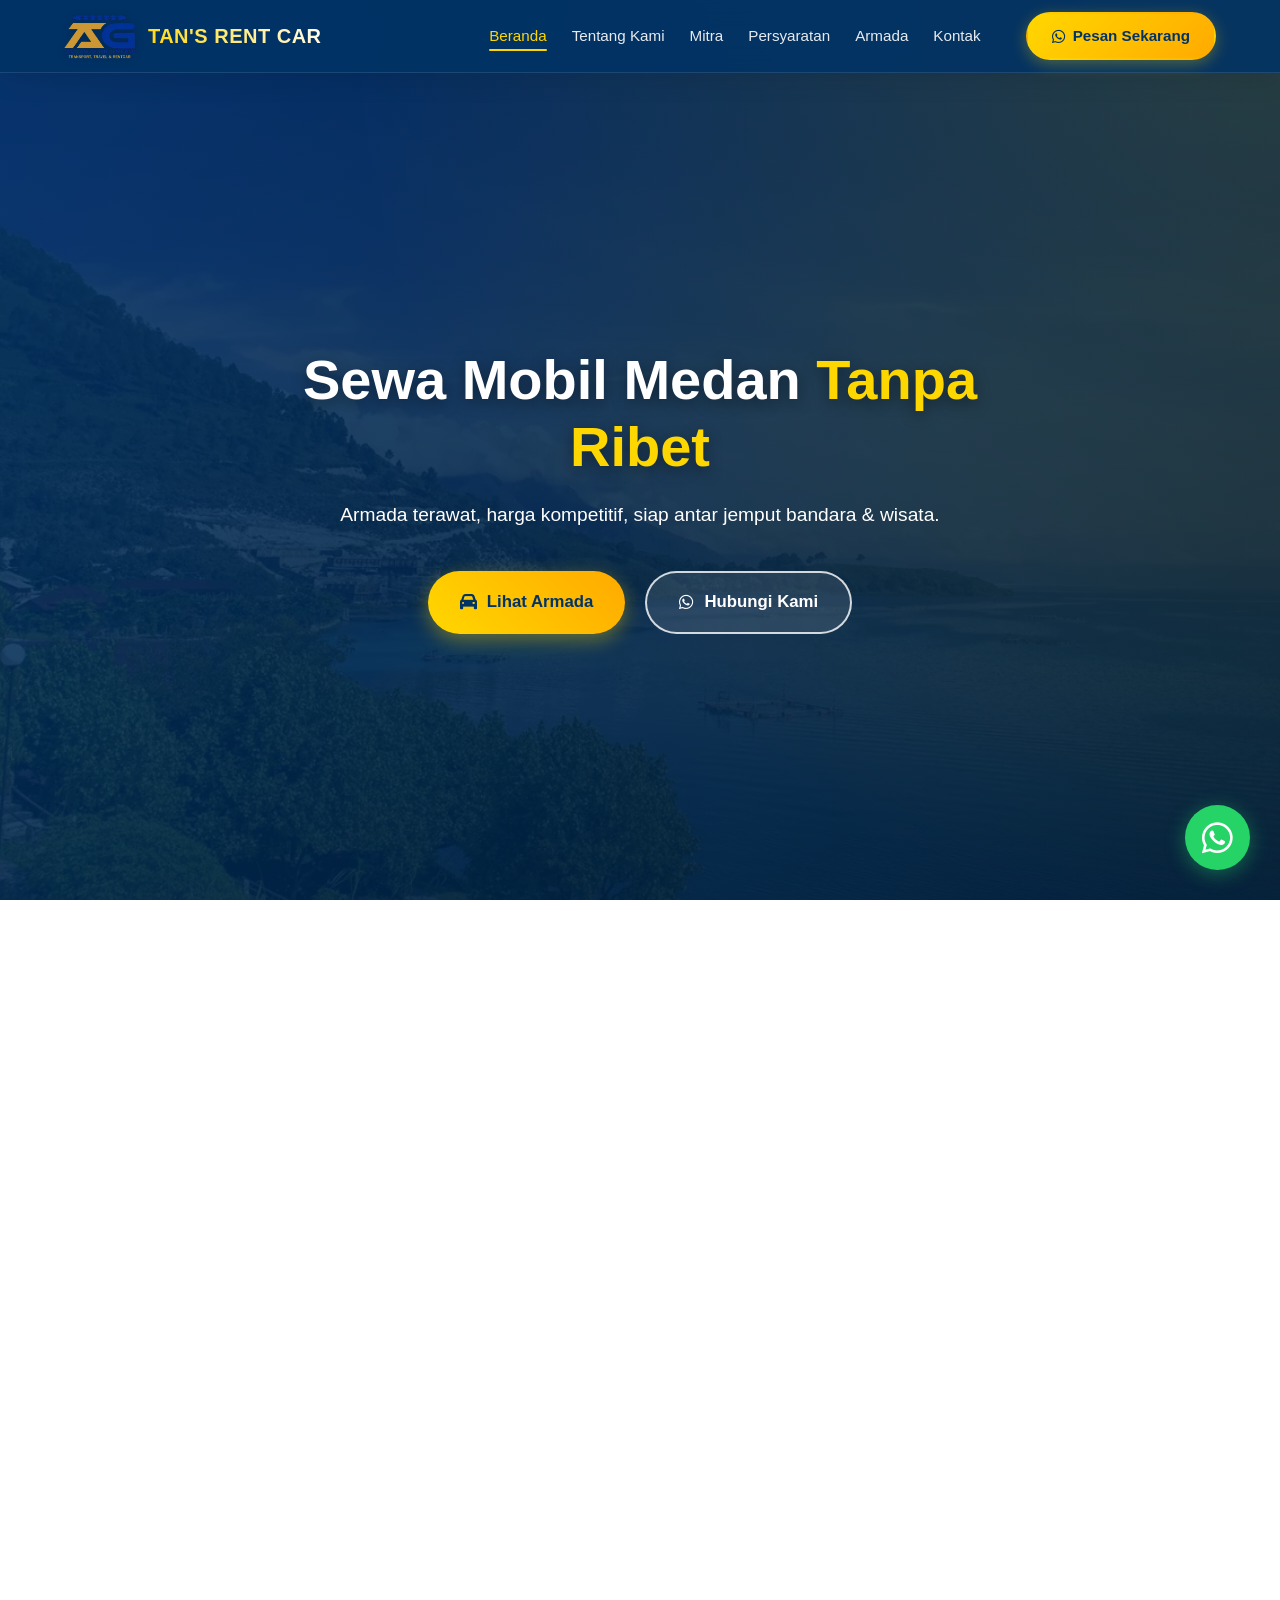
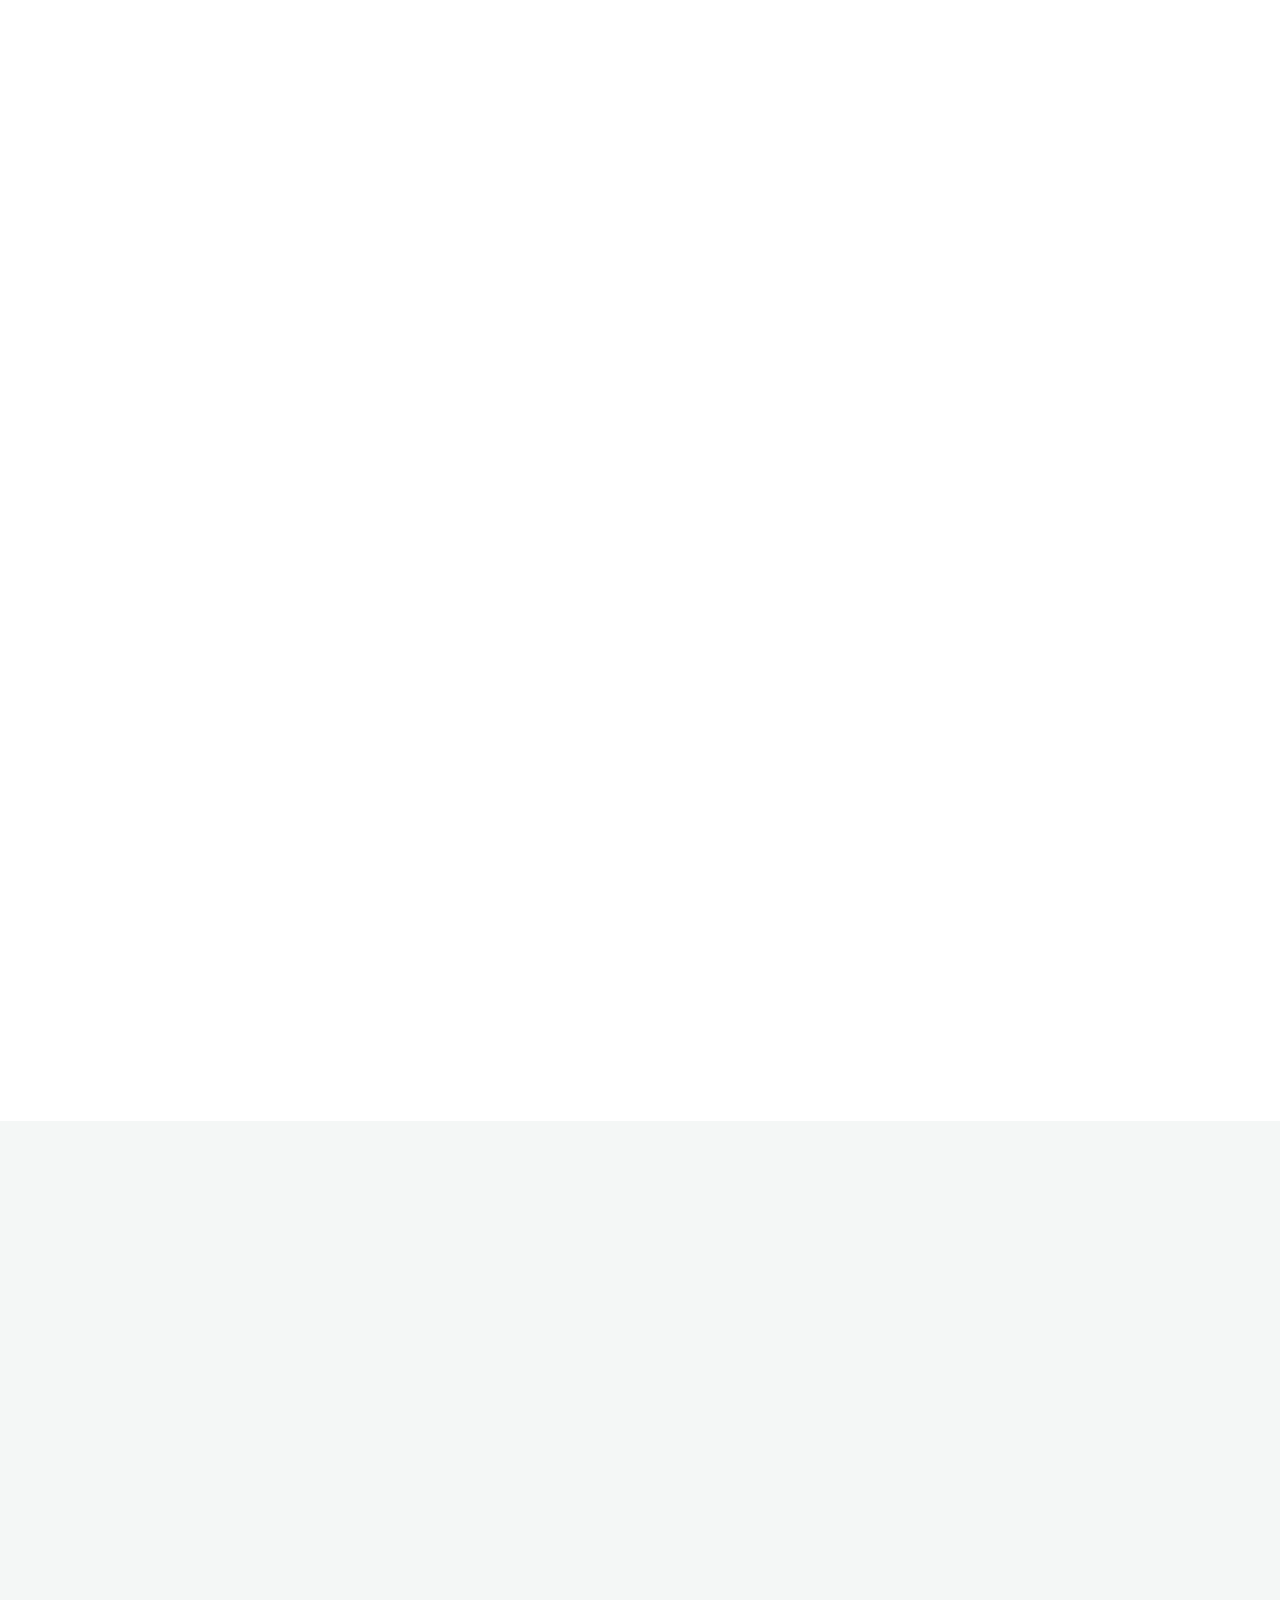
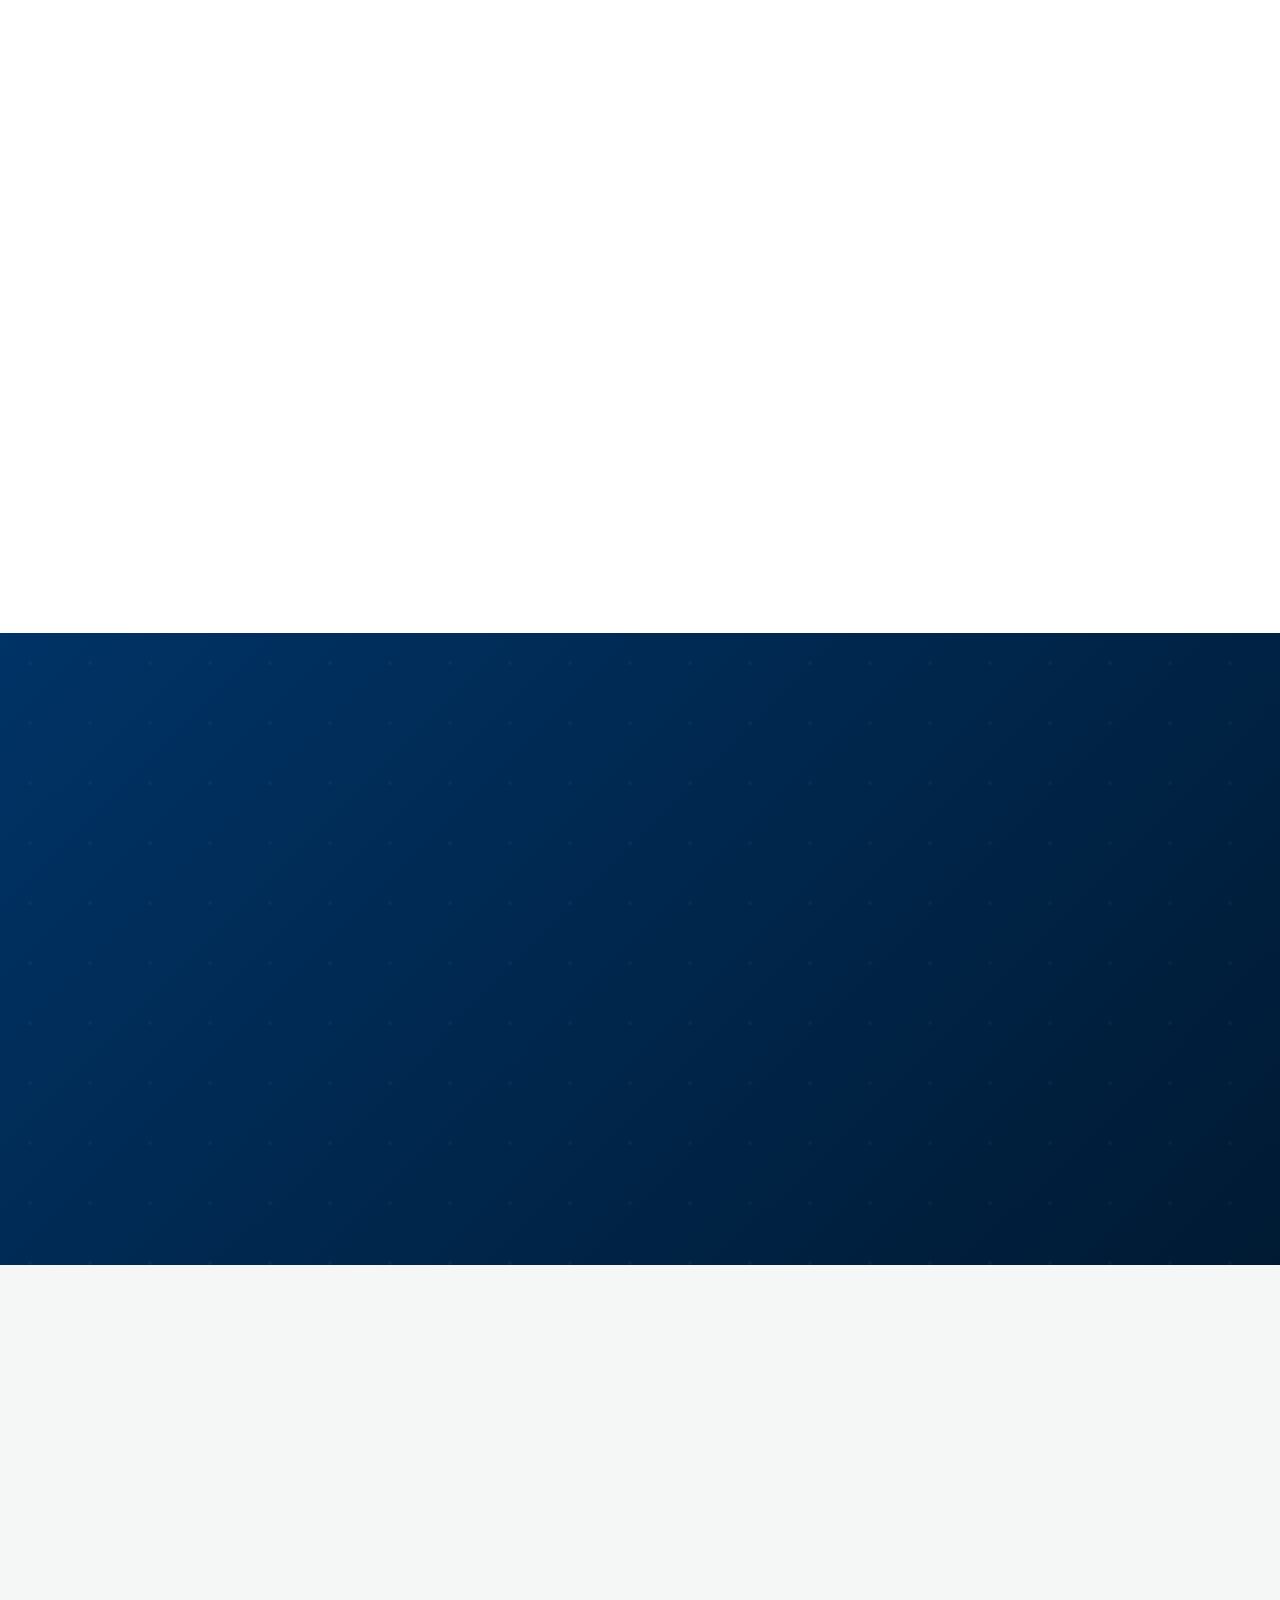
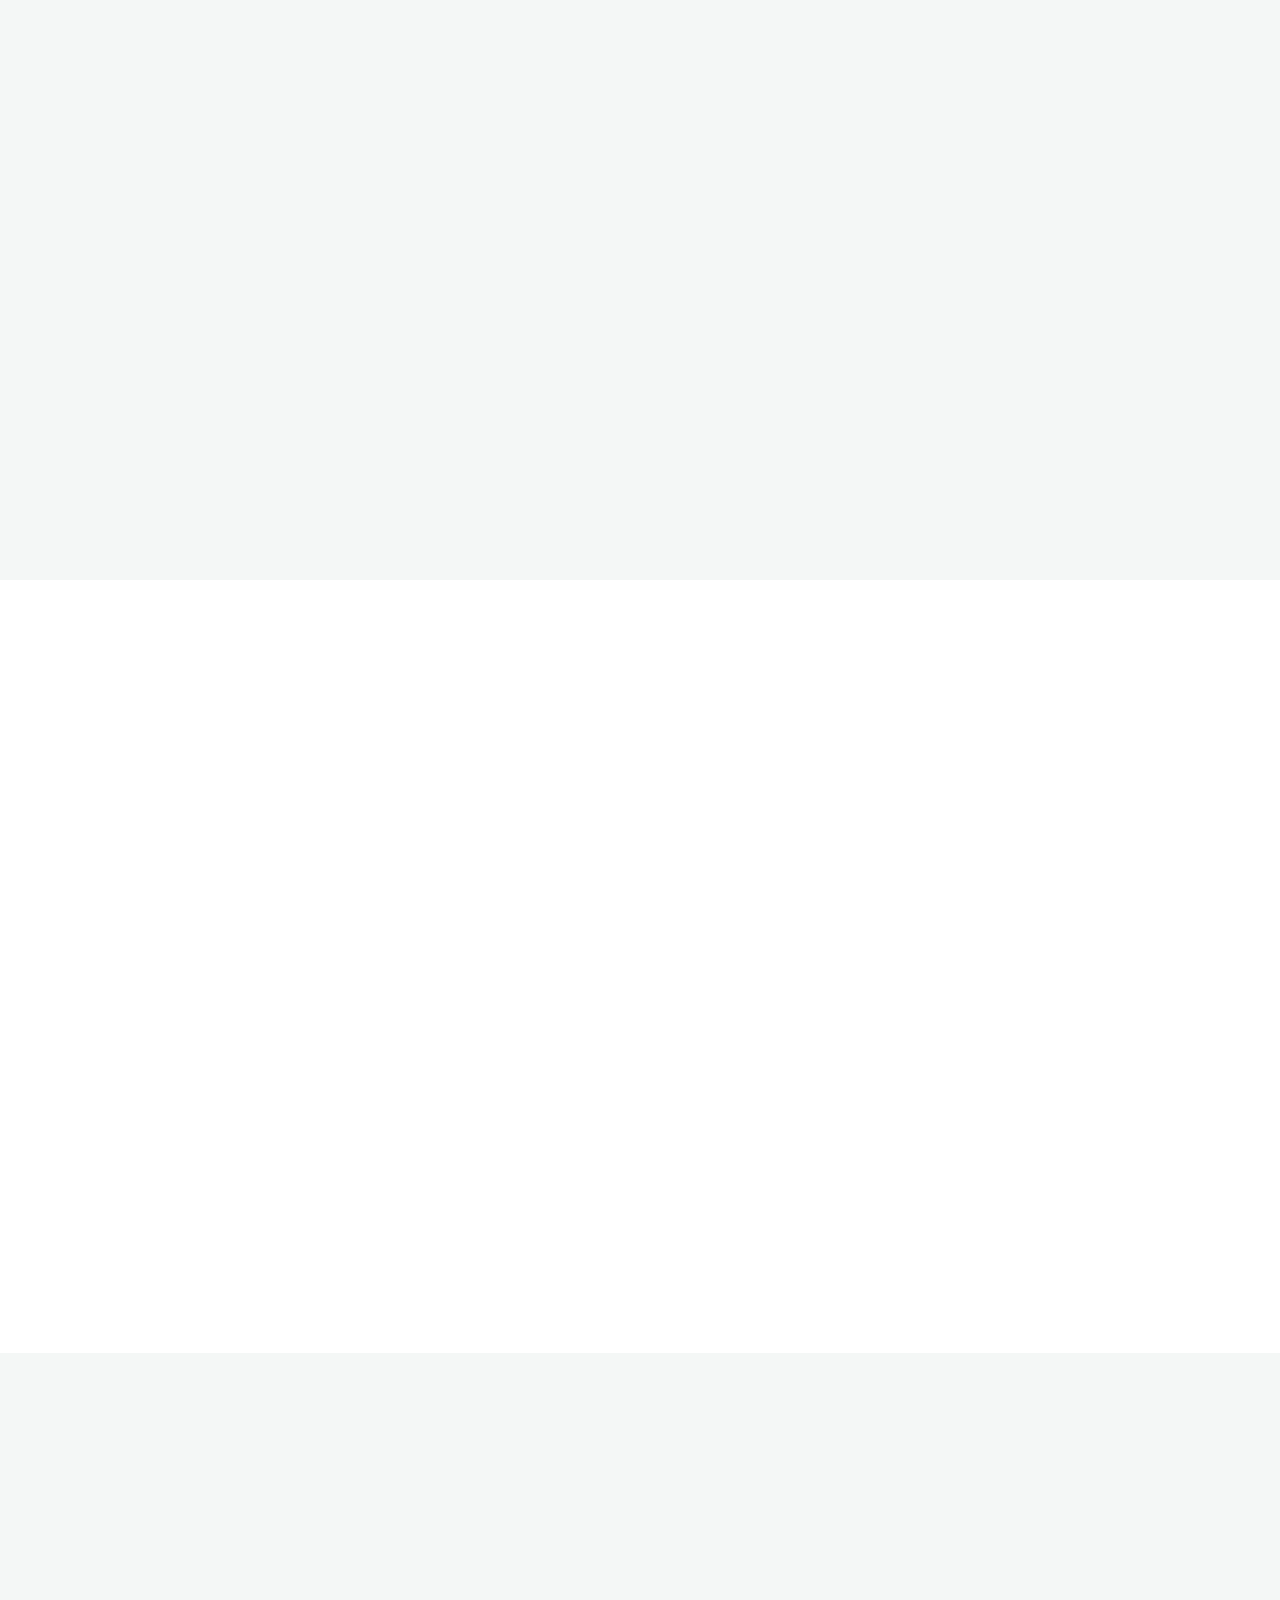
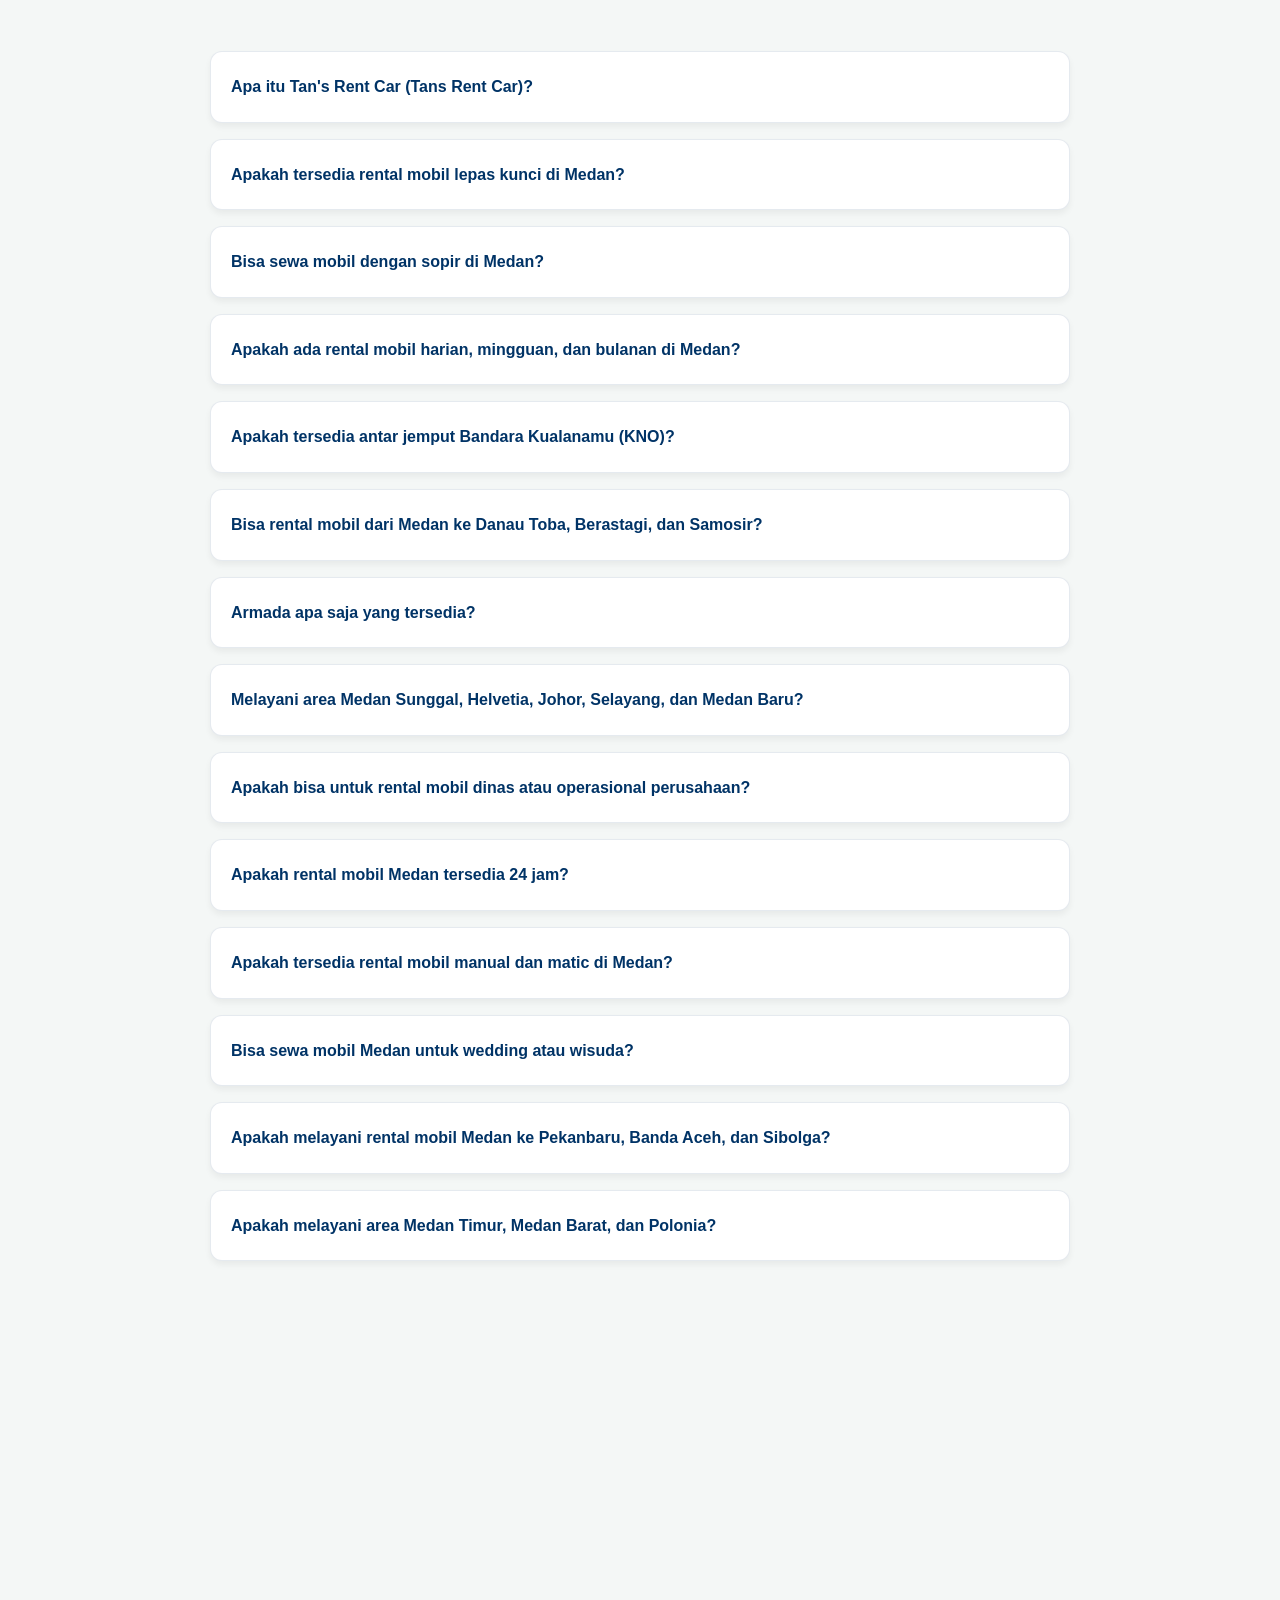
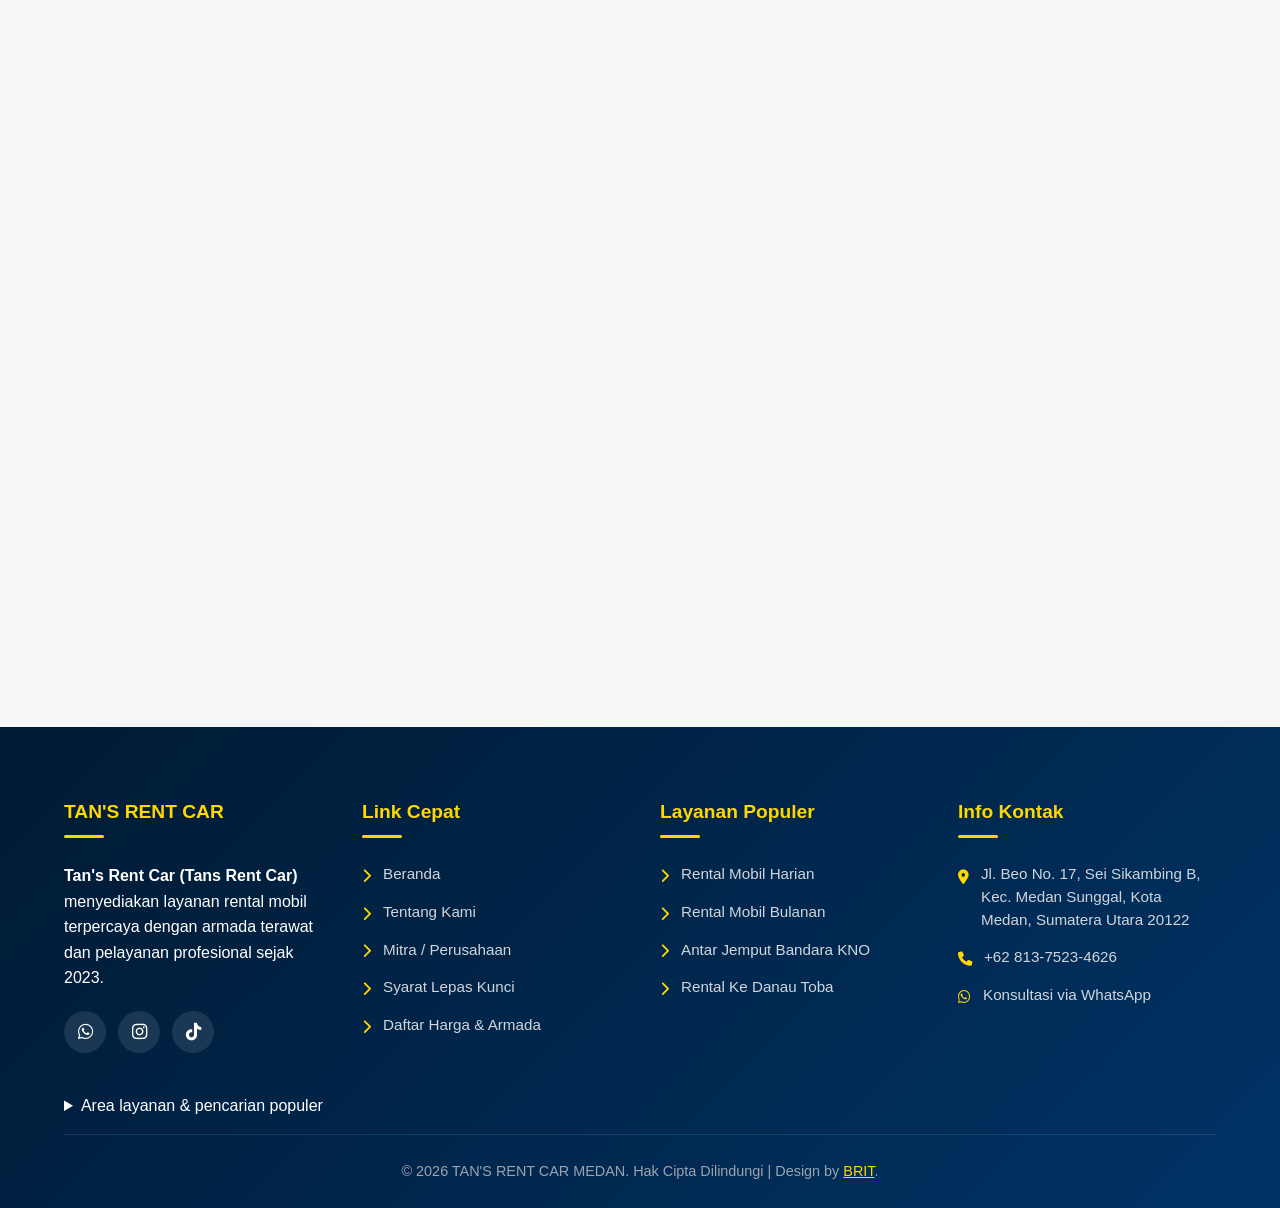
<file: index.html>
<!DOCTYPE html>
<html lang="id">

<head>
    <!-- Google tag (gtag.js) -->
    <script defer src="https://www.googletagmanager.com/gtag/js?id=G-ZB8KFZRFWY"></script>
    <script src="js/gtag-init.js" defer></script>

    <meta charset="UTF-8">
    <meta name="referrer" content="strict-origin-when-cross-origin">
    <meta name="viewport" content="width=device-width, initial-scale=1.0">
    <meta http-equiv="Content-Security-Policy" content="default-src 'self'; script-src 'self' https://www.googletagmanager.com; style-src 'self' https://fonts.googleapis.com https://cdnjs.cloudflare.com; img-src 'self' data: https:; font-src 'self' https://fonts.gstatic.com https://cdnjs.cloudflare.com; connect-src 'self' https://www.google-analytics.com https://analytics.google.com https://www.googletagmanager.com https://region1.google-analytics.com https://stats.g.doubleclick.net https://www.google.com; object-src 'none'; frame-src 'none'; worker-src 'none'; manifest-src 'self'; base-uri 'self'; form-action 'self'; upgrade-insecure-requests;">
    <meta http-equiv="X-Content-Type-Options" content="nosniff">
    <meta http-equiv="Referrer-Policy" content="strict-origin-when-cross-origin">
    <meta http-equiv="Permissions-Policy" content="geolocation=(), microphone=(), camera=()">


    <!-- === OPTIMASI PEFORMA AWAL === -->
    <!-- Preconnect ke server Font untuk mempercepat DNS Lookup -->
    <link rel="preconnect" href="https://fonts.googleapis.com">
    <link rel="preconnect" href="https://fonts.gstatic.com" crossorigin>
    <link rel="preconnect" href="https://cdnjs.cloudflare.com" crossorigin>
    
    <!-- Preload Gambar Hero (LCP Optimization) Pastikan nama file sesuai! -->
    <link rel="preload" as="image" href="img/Danau-Toba-Wisata-Danau-Toba.webp" fetchpriority="high">

    <!-- === OPTIMASI SEO (SEARCH ENGINE OPTIMIZATION) === -->
    <title>Rental & Sewa Mobil Medan Sunggal | Tan's Rent Car</title>
    <meta name="description" content="Tan's Rent Car (Tans): rental mobil Medan & Medan Sunggal, lepas kunci/plus supir, harian-bulanan, antar jemput Bandara Kualanamu 24 jam.">
    <meta name="keywords" content="rental mobil medan, sewa mobil medan, rental mobil medan sunggal, sewa mobil medan sunggal, rental mobil terdekat, sewa mobil terdekat, rental mobil terpercaya di medan, sewa mobil murah medan, rental mobil lepas kunci medan, sewa mobil dengan sopir medan, rental mobil harian medan, rental mobil mingguan medan, rental mobil bulanan medan, rental mobil bandara kualanamu, sewa mobil antar jemput bandara medan, rental mobil sekitar ringroad medan, rental mobil medan selayang, rental mobil medan helvetia, rental mobil medan baru, sewa mobil pengantin medan, rental mobil dinas medan, sewa mobil wisata danau toba, sewa avanza medan, rental innova reborn medan, sewa hiace medan, rental mobil matic medan, rental mobil medan johor, rental mobil medan marelan, rental mobil medan timur, rental mobil medan barat, rental mobil polonia medan, rental mobil medan 24 jam, rental mobil medan murah lepas kunci, sewa mobil medan plus driver, rental mobil medan manual matic, sewa alphard medan, sewa innova zenix medan, sewa fortuner medan, sewa pajero medan, rental mobil medan ke pekanbaru, rental mobil medan ke banda aceh, rental mobil medan ke sibolga, rental mobil medan untuk wisata, rental mobil medan untuk wedding wisuda, sewa mobil medan denai, rental mobil medan amplas, rental mobil medan tembung">
    <meta name="robots" content="index, follow, max-snippet:-1, max-image-preview:large, max-video-preview:-1">
    <meta name="author" content="TAN'S RENT CAR">
    <link rel="canonical" href="https://tansrentcar.com/" />

    <!-- Open Graph -->
    <meta property="og:title" content="Rental & Sewa Mobil Medan Sunggal | Tan's Rent Car">
    <meta property="og:description" content="Tan's Rent Car (Tans): rental mobil Medan & Medan Sunggal, lepas kunci/plus supir, harian-bulanan, antar jemput Bandara Kualanamu 24 jam.">
    <meta property="og:type" content="website">
    <meta property="og:url" content="https://tansrentcar.com/">
    <meta property="og:image" content="https://tansrentcar.com/img/logo_tans_rental_car-removebg-preview.webp">
    <meta property="og:site_name" content="Tan's Rent Car">
    <meta name="twitter:card" content="summary_large_image">
    <meta name="twitter:title" content="Rental & Sewa Mobil Medan Sunggal | Tan's Rent Car">
    <meta name="twitter:description" content="Tan's Rent Car (Tans): rental mobil Medan & Medan Sunggal, lepas kunci/plus supir, harian-bulanan, antar jemput Bandara Kualanamu 24 jam.">
    <meta name="twitter:image" content="https://tansrentcar.com/img/logo_tans_rental_car-removebg-preview.webp">

    <!-- JSON-LD Schema -->
    <script type="application/ld+json">
    {
      "@context": "https://schema.org",
      "@type": ["AutoRental", "LocalBusiness"],
      "name": "Tan's Rent Car",
      "alternateName": "Tans Rent Car",
      "description": "Tan's Rent Car (Tans Rent Car) adalah rental mobil Medan & Medan Sunggal terpercaya: lepas kunci, plus supir, harian, mingguan, bulanan, antar jemput Bandara Kualanamu, wisata Danau Toba & Berastagi.",
      "image": "https://tansrentcar.com/img/logo_tans_rental_car-removebg-preview.webp",
      "logo": "https://tansrentcar.com/img/logo_tans_rental_car-removebg-preview.webp",
      "@id": "https://tansrentcar.com/",
      "url": "https://tansrentcar.com/",
      "telephone": "+6281375234626",
      "priceRange": "$$",
      "address": { "@type": "PostalAddress", "streetAddress": "Jl. Beo No.17, Sei Sikambing B, Kec. Medan Sunggal", "addressLocality": "Medan", "addressRegion": "Sumatera Utara", "postalCode": "20122", "addressCountry": "ID" },
      "geo": { "@type": "GeoCoordinates", "latitude": 3.5858889, "longitude": 98.6372626 },
      "openingHoursSpecification": { "@type": "OpeningHoursSpecification", "dayOfWeek": [ "Monday", "Tuesday", "Wednesday", "Thursday", "Friday", "Saturday", "Sunday" ], "opens": "00:00", "closes": "23:59" },
      "areaServed": ["Medan", "Medan Sunggal", "Medan Johor", "Medan Helvetia", "Medan Marelan", "Medan Selayang", "Medan Baru", "Kualanamu", "Deli Serdang", "Danau Toba", "Berastagi", "Samosir", "Bukit Lawang"],
      "sameAs": [
        "https://www.instagram.com/tansrental/",
        "https://www.tiktok.com/@tans.rent.cars",
        "https://wa.me/6281375234626"
      ]
    }
    </script>

    <!-- FAQPage Schema -->
    <script type="application/ld+json">
    {
      "@context": "https://schema.org",
      "@type": "FAQPage",
      "mainEntity": [
        {"@type":"Question","name":"Apa itu Tan's Rent Car (Tans Rent Car)?","acceptedAnswer":{"@type":"Answer","text":"Tan's Rent Car, juga dikenal sebagai Tans Rent Car, adalah rental mobil Medan terpercaya yang dikelola PT. TANS Anugerah Gemilang. Kami melayani sewa mobil Medan & Medan Sunggal dengan unit bersih, harga murah, dan layanan 24 jam."}},
        {"@type":"Question","name":"Apakah tersedia rental mobil lepas kunci di Medan?","acceptedAnswer":{"@type":"Answer","text":"Ya. Kami menyediakan rental mobil lepas kunci Medan untuk Avanza, Innova, Brio, dan armada lain. Persyaratan mudah untuk perorangan maupun perusahaan."}},
        {"@type":"Question","name":"Bisa sewa mobil dengan sopir di Medan?","acceptedAnswer":{"@type":"Answer","text":"Bisa. Layanan rental mobil dengan sopir Medan cocok untuk dinas, tamu VIP, wedding car, dan perjalanan luar kota."}},
        {"@type":"Question","name":"Apakah ada rental mobil harian, mingguan, dan bulanan di Medan?","acceptedAnswer":{"@type":"Answer","text":"Ada. Kami melayani rental mobil harian Medan, mingguan, dan bulanan untuk kebutuhan pribadi maupun operasional perusahaan."}},
        {"@type":"Question","name":"Apakah tersedia antar jemput Bandara Kualanamu (KNO)?","acceptedAnswer":{"@type":"Answer","text":"Ya. Kami menyediakan sewa mobil antar jemput bandara Kualanamu 24 jam, termasuk drop off ke hotel dan kawasan Medan."}},
        {"@type":"Question","name":"Bisa rental mobil dari Medan ke Danau Toba, Berastagi, dan Samosir?","acceptedAnswer":{"@type":"Answer","text":"Bisa. Kami melayani rental mobil Medan ke Danau Toba, Berastagi, Samosir, Bukit Lawang, dan destinasi wisata Sumatera Utara lainnya."}},
        {"@type":"Question","name":"Armada apa saja yang tersedia?","acceptedAnswer":{"@type":"Answer","text":"Armada kami meliputi sewa Avanza Medan, rental Innova Reborn Medan, sewa Hiace/Elf Medan, rental Alphard Medan, Brio, Fortuner, Rush, Veloz, dan mobil matic Medan."}},
        {"@type":"Question","name":"Melayani area Medan Sunggal, Helvetia, Johor, Selayang, dan Medan Baru?","acceptedAnswer":{"@type":"Answer","text":"Ya. Kami melayani rental mobil Medan Sunggal, Helvetia, Johor, Selayang, Medan Baru, Marelan, serta kawasan sekitar Ringroad Medan."}},
        {"@type":"Question","name":"Apakah bisa untuk rental mobil dinas atau operasional perusahaan?","acceptedAnswer":{"@type":"Answer","text":"Bisa. Kami menyediakan rental mobil dinas Medan dan operasional perusahaan dengan kontrak harian, mingguan, atau bulanan."}},
        {"@type":"Question","name":"Apakah rental mobil Medan tersedia 24 jam?","acceptedAnswer":{"@type":"Answer","text":"Ya. Tan's Rent Car (Tans Rent Car) melayani rental mobil Medan 24 jam, termasuk antar jemput Bandara Kualanamu dan kebutuhan mendadak."}},
        {"@type":"Question","name":"Apakah tersedia rental mobil manual dan matic di Medan?","acceptedAnswer":{"@type":"Answer","text":"Ya. Kami menyediakan rental mobil manual & matic Medan untuk Brio, Avanza, Innova, dan armada lain sesuai preferensi Anda."}},
        {"@type":"Question","name":"Bisa sewa mobil Medan untuk wedding atau wisuda?","acceptedAnswer":{"@type":"Answer","text":"Bisa. Kami menyediakan rental mobil pengantin Medan (Alphard/VIP) serta unit untuk wisuda, acara keluarga, dan event perusahaan."}},
        {"@type":"Question","name":"Apakah melayani rental mobil Medan ke Pekanbaru, Banda Aceh, dan Sibolga?","acceptedAnswer":{"@type":"Answer","text":"Ya. Kami melayani rental mobil Medan ke Pekanbaru, Banda Aceh, Sibolga, serta rute luar kota lain dengan driver berpengalaman."}},
        {"@type":"Question","name":"Apakah melayani area Medan Timur, Medan Barat, dan Polonia?","acceptedAnswer":{"@type":"Answer","text":"Ya. Kami melayani rental mobil Medan Timur, Medan Barat, Polonia, Denai, Amplas, Tembung, dan kawasan Medan lainnya."}}
      ]
    }
    </script>

    <link rel="icon" href="img/logo_tans_rental_car-removebg-preview.webp" type="image/webp">


    <link rel="stylesheet" href="css/index.css">

    <!-- Font & ikon dimuat sebagai stylesheet statis (bukan via JS) agar tidak ada FOUC dan SRI bisa dipakai -->
    <link rel="stylesheet" href="https://fonts.googleapis.com/css2?family=Poppins:wght@300;400;500;600;700;800&display=swap">
    <link rel="stylesheet"
          href="https://cdnjs.cloudflare.com/ajax/libs/font-awesome/6.0.0/css/all.min.css"
          integrity="sha512-9usAa10IRO0HhonpyAIVpjrylPvoDwiPUiKdWk5t3PyolY1cOd4DSE0Ga+ri4AuTroPR5aQvXU9xC6qOPnzFeg=="
          crossorigin="anonymous" referrerpolicy="no-referrer">
</head>

<body>
    <!-- Header -->
    <header>
        <div class="container header-container">
            <a href="index.html" class="logo">
                <!-- Tambahkan width & height -->
                <img src="img/logo_tans_rental_car-removebg-preview.webp" alt="Logo Tan's Rent Car (Tans Rent Car) Rental Mobil Medan" width="150" height="45" fetchpriority="high" loading="eager" decoding="async">
                <span class="logo-text">TAN'S RENT CAR</span>
            </a>

            <nav>
                <ul id="mobileMenu">
                    <li><a href="#home" class="nav-link active">Beranda</a></li>
                    <li><a href="tentangkami.html" class="nav-link">Tentang Kami</a></li>
                    <li><a href="#mitra" class="nav-link">Mitra</a></li>
                    <li><a href="persyaratan.html" class="nav-link">Persyaratan</a></li>
                    <li><a href="armada.html" class="nav-link">Armada</a></li>
                    <li><a href="kontak.html" class="nav-link">Kontak</a></li>
                    <li>
                        <a href="https://wa.me/6281375234626" target="_blank" rel="noopener noreferrer" class="btn-header-cta mobile-cta">
                            <i class="fab fa-whatsapp"></i> Pesan Sekarang
                        </a>
                    </li>
                </ul>
                <a href="https://wa.me/6281375234626" target="_blank" rel="noopener noreferrer" class="btn-header-cta desktop-cta">
                    <i class="fab fa-whatsapp"></i> Pesan Sekarang
                </a>
            </nav>

            <button class="mobile-menu-btn" id="mobileMenuBtn" aria-label="Menu">
                <i class="fas fa-bars"></i>
            </button>
        </div>
    </header>

    <main id="main-content">

    <!-- Hero Section -->
    <section id="home" class="hero">
        <div class="container hero-content">
            <h1>Sewa Mobil Medan <span>Tanpa Ribet</span></h1>
            <p>Armada terawat, harga kompetitif, siap antar jemput bandara & wisata.</p>
            <div class="hero-buttons">
                <a href="#fleet" class="btn-primary"><i class="fas fa-car"></i> Lihat Armada</a>
                <a href="https://wa.me/6281375234626" target="_blank" rel="noopener noreferrer" class="btn-secondary"><i
                        class="fab fa-whatsapp"></i> Hubungi Kami</a>
            </div>
        </div>
    </section>

    <!-- About Section -->
    <section id="about" class="section about-section">
        <div class="container">
            <div class="section-title reveal">
                <h2>Tentang Rental Mobil Medan</h2>
                <p>Perusahaan jasa rental mobil di Medan terpercaya yang berdedikasi memberikan pelayanan transportasi terbaik.</p>
            </div>
            <div class="content-grid">
                <div class="text-content reveal fade-left">
                    <h3>Pilihan Cerdas Perjalanan Anda di Sumatera Utara</h3>
                    <p>Berdiri sejak 2023, <strong>Tan's Rent Car</strong> (juga dikenal sebagai <strong>Tans Rent Car</strong>) tumbuh menjadi salah satu penyedia jasa
                        <strong>sewa mobil di Medan</strong> yang paling dicari. Kami melayani rental mobil harian,
                        mingguan, hingga bulanan.
                    </p>
                    <p>Apakah Anda butuh <strong>rental mobil medan ke Danau Toba</strong>, keliling kota, atau layanan
                        <strong>antar jemput bandara kualanamu</strong>? Kami siap sedia.
                    </p>
                    <a href="tentangkami.html" class="btn-outline">Baca Selengkapnya <i class="fas fa-arrow-right"></i></a>
                </div>
                <div class="image-content reveal fade-right">
                    <!-- Tambah loading lazy dan width/height -->
                    <img src="img/tampilan_beranda_tentang_kami-removebg.webp" width="600" height="400" loading="lazy" alt="Kantor TAN'S RENT CAR Tempat Rental Mobil Medan Terpercaya" decoding="async">
                </div>
            </div>
        </div>
    </section>

    <!-- Why Choose Us Section -->
    <section id="keunggulan" class="section about-section">
        <div class="container">
            <div class="section-title reveal">
                <h2>Mengapa Memilih Rental Mobil Medan di Tan's Rent Car</h2>
                <p>Bukan sekadar menyewakan kendaraan, kami membantu perjalanan Anda di Medan dan Sumatera Utara tetap tenang, tepat waktu, dan nyaman.</p>
            </div>
            <div class="value-grid reveal">
                <article class="value-card">
                    <i class="fas fa-car-side"></i>
                    <h3>Armada Terawat dan Nyaman</h3>
                    <p>Setiap unit dicuci, diperiksa, dan diservis secara berkala sebelum diserahkan. Mulai dari Brio, Avanza, Innova Zenix, sampai Alphard, semuanya disiapkan untuk perjalanan dalam kota maupun luar kota.</p>
                </article>
                <article class="value-card">
                    <i class="fas fa-hand-holding-usd"></i>
                    <h3>Harga Transparan Sejak Awal</h3>
                    <p>Anda menerima rincian biaya sewa, durasi, dan cakupan layanan sebelum booking. Tidak ada biaya tersembunyi, sehingga anggaran perjalanan dinas, liburan keluarga, atau wedding bisa direncanakan dengan tenang.</p>
                </article>
                <article class="value-card">
                    <i class="fas fa-headset"></i>
                    <h3>Layanan 24 Jam dan Antar Jemput</h3>
                    <p>Tim kami siaga setiap hari untuk pemesanan mendadak, penjemputan di Bandara Kualanamu, maupun keberangkatan dini hari. Driver berpengalaman membantu Anda memilih rute terbaik menuju Danau Toba, Berastagi, atau Samosir.</p>
                </article>
            </div>
            <div class="value-copy reveal">
                <p>Sebagai rental mobil Medan yang berbasis di Medan Sunggal, Tan's Rent Car melayani pelanggan dari Helvetia, Johor, Selayang, Medan Baru, Marelan, Polonia, Denai, Amplas, hingga Tembung. Kami menyediakan pilihan lepas kunci bagi Anda yang ingin menyetir sendiri, atau layanan plus driver bagi tamu perusahaan, keluarga, dan rombongan wisata yang mengutamakan kenyamanan.</p>
                <p>Kebutuhan sewa harian, mingguan, bulanan, antar jemput Bandara Kualanamu, mobil pengantin, dan paket wisata Sumatera Utara dapat disesuaikan dengan jadwal Anda. Jika belum yakin memilih unit, tim kami siap memberi rekomendasi berdasarkan jumlah penumpang, barang bawaan, dan rute perjalanan. Konsultasikan kebutuhan Anda melalui WhatsApp, lalu kami bantu siapkan armada yang paling sesuai.</p>
            </div>
        </div>
    </section>

    <!-- Services Section -->
    <section id="services" class="section services-section">
        <div class="container">
            <div class="section-title reveal">
                <h2>Layanan Rental Mobil Medan</h2>
                <p>Solusi transportasi komprehensif yang dirancang khusus untuk memenuhi segala kebutuhan mobilitas Anda.</p>
            </div>
            <div class="services-grid">
                <div class="service-card reveal">
                    <div class="service-img-wrapper">
                        <!-- Tambah loading lazy dan width/height -->
                        <img src="img/driver+supir.webp" width="400" height="220" loading="lazy" alt="Rental Mobil Medan Dengan Supir / Driver" decoding="async">
                        <div class="service-icon"><i class="fas fa-user-tie"></i></div>
                    </div>
                    <div class="service-content">
                        <h3>Rental Mobil Plus Driver</h3>
                        <p>Nikmati perjalanan santai bersama driver profesional kami.</p>
                        <a href="https://wa.me/6281375234626" target="_blank" rel="noopener noreferrer" class="btn-outline">Pesan Sekarang <i class="fas fa-chevron-right"></i></a>
                    </div>
                </div>

                <div class="service-card reveal delay-1">
                    <div class="service-img-wrapper">
                        <img src="img/lepas-kunci.webp" width="400" height="220" loading="lazy" alt="Rental Mobil Lepas Kunci Matic Medan Murah" decoding="async">
                        <div class="service-icon"><i class="fas fa-key"></i></div>
                    </div>
                    <div class="service-content">
                        <h3>Sewa Mobil Lepas Kunci</h3>
                        <p>Bebas berkendara sendiri dengan unit matic yang nyaman.</p>
                        <a href="https://wa.me/6281375234626" target="_blank" rel="noopener noreferrer" class="btn-outline">Pesan Sekarang <i class="fas fa-chevron-right"></i></a>
                    </div>
                </div>

                <div class="service-card reveal delay-2">
                    <div class="service-img-wrapper">
                        <img src="img/sewaharian-bulanan.webp" width="400" height="220" loading="lazy" alt="Rental Mobil Medan Harian dan Bulanan" decoding="async">
                        <div class="service-icon"><i class="fas fa-calendar-alt"></i></div>
                    </div>
                    <div class="service-content">
                        <h3>Rental Harian & Bulanan</h3>
                        <p>Solusi sewa harian hingga bulanan untuk kebutuhan pribadi maupun perusahaan.</p>
                        <a href="https://wa.me/6281375234626" target="_blank" rel="noopener noreferrer" class="btn-outline">Pesan Sekarang <i class="fas fa-chevron-right"></i></a>
                    </div>
                </div>

                <div class="service-card reveal delay-3">
                    <div class="service-img-wrapper">
                        <img src="img/mobil_pernikahan.webp" width="400" height="220" loading="lazy" alt="Rental Mobil Pengantin Wedding Medan Alphard" decoding="async">
                        <div class="service-icon"><i class="fas fa-heart"></i></div>
                    </div>
                    <div class="service-content">
                        <h3>Mobil Pengantin (Wedding)</h3>
                        <p>Hadirkan kemewahan di hari spesial Anda dengan unit premium.</p>
                        <a href="https://wa.me/6281375234626" target="_blank" rel="noopener noreferrer" class="btn-outline">Pesan Sekarang <i class="fas fa-chevron-right"></i></a>
                    </div>
                </div>

                <div class="service-card reveal delay-4">
                    <div class="service-img-wrapper">
                        <img src="img/paket_wisata.webp" width="400" height="220" loading="lazy" alt="Rental Mobil Medan ke Danau Toba Berastagi Samosir" decoding="async">
                        <div class="service-icon"><i class="fas fa-map-marked-alt"></i></div>
                    </div>
                    <div class="service-content">
                        <h3>Paket Wisata & Luar Kota</h3>
                        <p>Layanan drop off dan tour liburan ke Danau Toba, Berastagi, dan sekitarnya.</p>
                        <a href="paket-wisata.html" class="btn-outline">Lihat Paket <i class="fas fa-chevron-right"></i></a>
                    </div>
                </div>
            </div>
        </div>
    </section>

    <!-- Fleet Section -->
    <section id="fleet" class="section fleet-section">
        <div class="container">
            <div class="section-title reveal">
                <h2>Armada Rental Mobil Medan</h2>
                <p>Pilih kendaraan yang paling sesuai. Mulai dari city car murah, minibus keluarga, hingga luxury VIP car.</p>
            </div>
            <div class="fleet-grid">
                <div class="car-card reveal">
                    <span class="car-badge badge-gold">Lepas Kunci / Driver</span>
                    <div class="car-img">
                        <!-- Tambah loading lazy dan width/height -->
                        <img src="img/Honda Brio Matic.webp" width="400" height="200" loading="lazy" alt="Rental Mobil Brio Medan Matic Lepas Kunci" decoding="async">
                    </div>
                    <div class="car-info">
                        <h3>Honda Brio</h3>
                        <div class="car-specs">
                            <div class="spec-item"><i class="fas fa-cog"></i> Matic</div>
                            <div class="spec-item"><i class="fas fa-users"></i> 4-5 Seat</div>
                            <div class="spec-item"><i class="fas fa-gas-pump"></i> Bensin</div>
                            <div class="spec-item"><i class="fas fa-snowflake"></i> AC Dingin</div>
                        </div>
                        <a href="https://wa.me/6281375234626" target="_blank" rel="noopener noreferrer" class="rent-btn"><i class="fab fa-whatsapp"></i> Pesan Unit</a>
                    </div>
                </div>

                <div class="car-card reveal delay-1">
                    <span class="car-badge badge-gold">Lepas Kunci / Driver</span>
                    <div class="car-img">
                        <img src="img/Toyota All New Avanza.webp" width="400" height="200" loading="lazy" alt="Rental Mobil Avanza Medan Murah" decoding="async">
                    </div>
                    <div class="car-info">
                        <h3>Toyota All New Avanza</h3>
                        <div class="car-specs">
                            <div class="spec-item"><i class="fas fa-cog"></i> Matic / MT</div>
                            <div class="spec-item"><i class="fas fa-users"></i> 7 Seat</div>
                            <div class="spec-item"><i class="fas fa-gas-pump"></i> Bensin</div>
                            <div class="spec-item"><i class="fas fa-suitcase"></i> Bagasi Luas</div>
                        </div>
                        <a href="https://wa.me/6281375234626" target="_blank" rel="noopener noreferrer" class="rent-btn"><i class="fab fa-whatsapp"></i> Pesan Unit</a>
                    </div>
                </div>

                <div class="car-card reveal delay-2">
                    <span class="car-badge badge-red">Termasuk Driver</span>
                    <div class="car-img">
                        <img src="img/Toyota Kijang Innova Zenix Q Hybrid.webp" width="400" height="200" loading="lazy" alt="Rental Mobil Innova Zenix Medan" decoding="async">
                    </div>
                    <div class="car-info">
                        <h3>Innova Zenix Hybrid</h3>
                        <div class="car-specs">
                            <div class="spec-item"><i class="fas fa-cog"></i> Matic</div>
                            <div class="spec-item"><i class="fas fa-users"></i> 7 Seat</div>
                            <div class="spec-item"><i class="fas fa-leaf"></i> Hybrid</div>
                            <div class="spec-item"><i class="fas fa-star"></i> Premium</div>
                        </div>
                        <a href="https://wa.me/6281375234626" target="_blank" rel="noopener noreferrer" class="rent-btn"><i class="fab fa-whatsapp"></i> Pesan Unit</a>
                    </div>
                </div>

                <div class="car-card reveal delay-3">
                    <span class="car-badge badge-red">Termasuk Driver</span>
                    <div class="car-img">
                        <img src="img/Toyota Alphard HEV.webp" width="400" height="200" loading="lazy" alt="Rental Mobil Alphard Medan Mewah VIP" decoding="async">
                    </div>
                    <div class="car-info">
                        <h3>Toyota Alphard HEV</h3>
                        <div class="car-specs">
                            <div class="spec-item"><i class="fas fa-cog"></i> Matic</div>
                            <div class="spec-item"><i class="fas fa-users"></i> 7 Seat</div>
                            <div class="spec-item"><i class="fas fa-leaf"></i> Hybrid</div>
                            <div class="spec-item"><i class="fas fa-crown"></i> VIP Luxury</div>
                        </div>
                        <a href="https://wa.me/6281375234626" target="_blank" rel="noopener noreferrer" class="rent-btn"><i class="fab fa-whatsapp"></i> Pesan Unit</a>
                    </div>
                </div>
            </div>
            <div class="center-cta reveal">
                <a href="armada.html" class="btn-outline btn-outline-lg">
                    Lihat Semua Armada (Hiace, Reborn, Pajero, dll) <i class="fas fa-arrow-right"></i>
                </a>
            </div>
        </div>
    </section>

    <!-- Testimonials Section -->
    <section class="section testimonials-section">
        <div class="container">
            <div class="section-title reveal">
                <h2>Ulasan Pelanggan Rental Mobil Medan</h2>
                <p>Ratusan pelanggan dari penjuru kota telah membuktikan kenyamanan layanan TAN'S RENT CAR.</p>
            </div>
            <div class="testimonial-grid">
                <div class="testimonial-card reveal">
                    <div class="testimonial-header">
                        <div class="customer-img">
                            <img src="img/apakatamereka1.webp" width="60" height="60" loading="lazy" alt="Ulasan Budi Santoso Rental Mobil Medan" decoding="async">
                        </div>
                        <div class="customer-info">
                            <h3>Budi Santoso</h3>
                            <div class="rating"><i class="fas fa-star"></i><i class="fas fa-star"></i><i class="fas fa-star"></i><i class="fas fa-star"></i><i class="fas fa-star"></i></div>
                        </div>
                    </div>
                    <p class="testimonial-text">"Sangat memuaskan! Mobil Zenix yang kami sewa sangat bersih dan wangi..."</p>
                </div>

                <div class="testimonial-card reveal delay-2">
                    <div class="testimonial-header">
                        <div class="customer-img">
                            <img src="img/apakatamereka2.webp" width="60" height="60" loading="lazy" alt="Ulasan Siti Rahmah Rental Mobil Alphard" decoding="async">
                        </div>
                        <div class="customer-info">
                            <h3>Siti Rahmah</h3>
                            <div class="rating"><i class="fas fa-star"></i><i class="fas fa-star"></i><i class="fas fa-star"></i><i class="fas fa-star"></i><i class="fas fa-star"></i></div>
                        </div>
                    </div>
                    <p class="testimonial-text">"Sebagai pengusaha, saya sering butuh rental mobil dadakan untuk tamu VIP..."</p>
                </div>

                <div class="testimonial-card reveal delay-4">
                    <div class="testimonial-header">
                        <div class="customer-img">
                            <img src="img/apakatamereka3.webp" width="60" height="60" loading="lazy" alt="Ulasan Agus Rental Mobil Avanza Lepas Kunci" decoding="async">
                        </div>
                        <div class="customer-info">
                            <h3>Agus Prasetyo</h3>
                            <div class="rating"><i class="fas fa-star"></i><i class="fas fa-star"></i><i class="fas fa-star"></i><i class="fas fa-star"></i><i class="fas fa-star"></i></div>
                        </div>
                    </div>
                    <p class="testimonial-text">"Sewa Avanza lepas kunci buat keliling Danau Toba bareng keluarga. Unitnya sehat maticnya responsif..."</p>
                </div>
            </div>
        </div>
    </section>

    <!-- Galeri Section -->
    <section id="gallery" class="section gallery-section">
        <div class="container">
            <div class="section-title reveal">
                <h2>Galeri</h2>
                <p>Momen berharga pelanggan setia kami bersama armada transportasi TAN'S RENT CAR.</p>
            </div>

            <div class="carousel-wrapper reveal fade-up">
                <button class="carousel-btn prev" id="prevBtn" aria-label="Previous"><i class="fas fa-chevron-left"></i></button>

                <div class="carousel-track" id="galleryTrack">
                    <div class="gallery-item"><img src="img/test1.webp" width="280" height="373" loading="lazy" alt="Pelanggan Rental Mobil Medan" decoding="async"><div class="gallery-overlay"></div></div>
                    <div class="gallery-item"><img src="img/test2.webp" width="280" height="373" loading="lazy" alt="Foto Pelanggan Sewa Mobil" decoding="async"><div class="gallery-overlay"></div></div>
                    <div class="gallery-item"><img src="img/test3.webp" width="280" height="373" loading="lazy" alt="Pelanggan Rental Avanza" decoding="async"><div class="gallery-overlay"></div></div>
                    <div class="gallery-item"><img src="img/test4.webp" width="280" height="373" loading="lazy" alt="Momen Wisata Pelanggan" decoding="async"><div class="gallery-overlay"></div></div>
                    <div class="gallery-item"><img src="img/test5.webp" width="280" height="373" loading="lazy" alt="Sewa Mobil Bandara - Sewa Mobil Medan Tan's Rent Car" decoding="async"><div class="gallery-overlay"></div></div>
                    <div class="gallery-item"><img src="img/test6.webp" width="280" height="373" loading="lazy" alt="Trip Danau Toba - Sewa Mobil Medan Tan's Rent Car" decoding="async"><div class="gallery-overlay"></div></div>
                </div>

                <button class="carousel-btn next" id="nextBtn" aria-label="Next"><i class="fas fa-chevron-right"></i></button>
            </div>
            
            <div class="center-cta-sm reveal">
                <a href="https://www.tiktok.com/@tans.rent.cars" target="_blank" rel="noopener noreferrer" class="btn-outline btn-outline-pill">
                    <i class="fab fa-tiktok icon-md"></i> Lihat Lebih Banyak Momen
                </a>
            </div>
        </div>
    </section>

    <!-- Mitra Section -->
    <section id="mitra" class="section mitra-section">
        <div class="container">
            <div class="section-title reveal">
                <h2>Mitra Rental Mobil Medan</h2>
                <p>Kepercayaan mitra dan perusahaan (korporat) adalah prioritas utama layanan sewa mobil kami.</p>
            </div>
            <div class="content-grid">
                <div class="image-content reveal fade-left">
                    <img src="img/asperda.webp" width="600" height="400" loading="lazy" alt="Asperda Mitra Perusahaan Rental Mobil Medan" decoding="async">
                </div>
                <div class="text-content reveal fade-right">
                    <h3>Dikelola Profesional oleh PT. TANS Anugerah Gemilang</h3>
                    <p><strong>TAN'S RENT CAR</strong> beroperasi di bawah naungan manajemen legal <strong>PT. TANS Anugerah Gemilang</strong>. Dedikasi kami telah diakui luas dalam memenuhi kebutuhan penyewaan mobil harian maupun jangka panjang.</p>
                    <p>Mulai dari memfasilitasi kebutuhan operasional perusahaan swasta ternama, hingga menjadi partner transportasi untuk instansi pemerintahan.</p>
                </div>
            </div>
        </div>
    </section>

    <!-- FAQ Section -->
    <section id="faq" class="section faq-section">
        <div class="container">
            <div class="section-title reveal">
                <h2>Pertanyaan Umum Rental Mobil Medan (FAQ)</h2>
                <p>Pertanyaan yang sering diajukan seputar rental mobil Medan, Medan Sunggal, lepas kunci, plus supir, dan wisata.</p>
            </div>
            <div class="faq-list">
                <details>
                    <summary>Apa itu Tan's Rent Car (Tans Rent Car)?</summary>
                    <p>Tan's Rent Car, juga dikenal sebagai Tans Rent Car, adalah rental mobil Medan terpercaya yang dikelola PT. TANS Anugerah Gemilang. Kami melayani sewa mobil Medan & Medan Sunggal dengan unit bersih, harga murah, dan layanan 24 jam.</p>
                </details>
                <details>
                    <summary>Apakah tersedia rental mobil lepas kunci di Medan?</summary>
                    <p>Ya. Kami menyediakan rental mobil lepas kunci Medan untuk Avanza, Innova, Brio, dan armada lain. Persyaratan mudah untuk perorangan maupun perusahaan.</p>
                </details>
                <details>
                    <summary>Bisa sewa mobil dengan sopir di Medan?</summary>
                    <p>Bisa. Layanan rental mobil dengan sopir Medan cocok untuk dinas, tamu VIP, wedding car, dan perjalanan luar kota.</p>
                </details>
                <details>
                    <summary>Apakah ada rental mobil harian, mingguan, dan bulanan di Medan?</summary>
                    <p>Ada. Kami melayani rental mobil harian Medan, mingguan, dan bulanan untuk kebutuhan pribadi maupun operasional perusahaan.</p>
                </details>
                <details>
                    <summary>Apakah tersedia antar jemput Bandara Kualanamu (KNO)?</summary>
                    <p>Ya. Kami menyediakan sewa mobil antar jemput bandara Kualanamu 24 jam, termasuk drop off ke hotel dan kawasan Medan.</p>
                </details>
                <details>
                    <summary>Bisa rental mobil dari Medan ke Danau Toba, Berastagi, dan Samosir?</summary>
                    <p>Bisa. Kami melayani rental mobil Medan ke Danau Toba, Berastagi, Samosir, Bukit Lawang, dan destinasi wisata Sumatera Utara lainnya.</p>
                </details>
                <details>
                    <summary>Armada apa saja yang tersedia?</summary>
                    <p>Armada kami meliputi sewa Avanza Medan, rental Innova Reborn Medan, sewa Hiace/Elf Medan, rental Alphard Medan, Brio, Fortuner, Rush, Veloz, dan mobil matic Medan.</p>
                </details>
                <details>
                    <summary>Melayani area Medan Sunggal, Helvetia, Johor, Selayang, dan Medan Baru?</summary>
                    <p>Ya. Kami melayani rental mobil Medan Sunggal, Helvetia, Johor, Selayang, Medan Baru, Marelan, serta kawasan sekitar Ringroad Medan.</p>
                </details>
                <details>
                    <summary>Apakah bisa untuk rental mobil dinas atau operasional perusahaan?</summary>
                    <p>Bisa. Kami menyediakan rental mobil dinas Medan dan operasional perusahaan dengan kontrak harian, mingguan, atau bulanan.</p>
                </details>
                <details>
                    <summary>Apakah rental mobil Medan tersedia 24 jam?</summary>
                    <p>Ya. Tan's Rent Car (Tans Rent Car) melayani rental mobil Medan 24 jam, termasuk antar jemput Bandara Kualanamu dan kebutuhan mendadak.</p>
                </details>
                <details>
                    <summary>Apakah tersedia rental mobil manual dan matic di Medan?</summary>
                    <p>Ya. Kami menyediakan rental mobil manual & matic Medan untuk Brio, Avanza, Innova, dan armada lain sesuai preferensi Anda.</p>
                </details>
                <details>
                    <summary>Bisa sewa mobil Medan untuk wedding atau wisuda?</summary>
                    <p>Bisa. Kami menyediakan rental mobil pengantin Medan (Alphard/VIP) serta unit untuk wisuda, acara keluarga, dan event perusahaan.</p>
                </details>
                <details>
                    <summary>Apakah melayani rental mobil Medan ke Pekanbaru, Banda Aceh, dan Sibolga?</summary>
                    <p>Ya. Kami melayani rental mobil Medan ke Pekanbaru, Banda Aceh, Sibolga, serta rute luar kota lain dengan driver berpengalaman.</p>
                </details>
                <details>
                    <summary>Apakah melayani area Medan Timur, Medan Barat, dan Polonia?</summary>
                    <p>Ya. Kami melayani rental mobil Medan Timur, Medan Barat, Polonia, Denai, Amplas, Tembung, dan kawasan Medan lainnya.</p>
                </details>
            </div>
        </div>
    </section>

    <!-- Contact Section -->
    <section id="contact" class="section contact-section">
        <div class="container">
            <div class="section-title reveal">
                <h2>Hubungi Rental Mobil Medan</h2>
                <p>Kami siap membantu booking & pemesanan Anda 24 Jam.</p>
            </div>

            <div class="contact-info-grid reveal">
                <div class="contact-card"><i class="fas fa-phone-alt"></i><h3>Telepon / WhatsApp</h3><p>+62 813-7523-4626</p></div>
                <div class="contact-card"><i class="fab fa-whatsapp"></i><h3>Konsultasi WhatsApp</h3><p><a href="https://wa.me/6281375234626" target="_blank" rel="noopener noreferrer">Chat tim kami sekarang</a></p></div>
                <div class="contact-card"><i class="fas fa-clock"></i><h3>Jam Operasional</h3><p>Buka 24 Jam Online</p></div>
            </div>

            <div class="map-placeholder location-card reveal fade-up">
                <div class="location-icon"><i class="fas fa-map-marker-alt"></i></div>
                <h3>Kantor Tan's Rent Car Medan</h3>
                <p>Jl. Beo No. 17, Sei Sikambing B, Kec. Medan Sunggal, Kota Medan, Sumatera Utara 20122</p>
                <p class="location-note"><i class="fas fa-clock"></i> Buka 24 jam online setiap hari</p>
                <a href="https://www.google.com/maps/search/?api=1&query=3.585895%2C98.640095" target="_blank" rel="noopener noreferrer" class="btn-primary"><i class="fas fa-map-marked-alt"></i> Buka di Google Maps</a>
            </div>
        </div>
    </section>

    </main>

    <!-- Footer -->
    <footer>
        <div class="container">
            <div class="footer-content">
                <div class="footer-column">
                    <h3>TAN'S RENT CAR</h3>
                    <p><strong>Tan's Rent Car (Tans Rent Car)</strong> menyediakan layanan rental mobil terpercaya dengan armada terawat dan pelayanan profesional sejak 2023.</p>
                    <div class="social-links">
                        <a href="https://wa.me/6281375234626" class="social-link" aria-label="WhatsApp" target="_blank" rel="noopener noreferrer"><i class="fab fa-whatsapp"></i></a>
                        <a href="https://www.instagram.com/tansrental/" class="social-link" aria-label="Instagram" target="_blank" rel="noopener noreferrer"><i class="fab fa-instagram"></i></a>
                        <a href="https://www.tiktok.com/@tans.rent.cars" class="social-link" aria-label="TikTok" target="_blank" rel="noopener noreferrer"><i class="fab fa-tiktok"></i></a>
                    </div>
                </div>
                <div class="footer-column">
                    <h3>Link Cepat</h3>
                    <ul class="footer-links">
                        <li><a href="#home"><i class="fas fa-chevron-right"></i> Beranda</a></li>
                        <li><a href="tentangkami.html"><i class="fas fa-chevron-right"></i> Tentang Kami</a></li>
                        <li><a href="#mitra"><i class="fas fa-chevron-right"></i> Mitra / Perusahaan</a></li>
                        <li><a href="persyaratan.html"><i class="fas fa-chevron-right"></i> Syarat Lepas Kunci</a></li>
                        <li><a href="armada.html"><i class="fas fa-chevron-right"></i> Daftar Harga & Armada</a></li>
                    </ul>
                </div>
                <div class="footer-column">
                    <h3>Layanan Populer</h3>
                    <ul class="footer-links">
                        <li><a href="kontak.html"><i class="fas fa-chevron-right"></i> Rental Mobil Harian</a></li>
                        <li><a href="kontak.html"><i class="fas fa-chevron-right"></i> Rental Mobil Bulanan</a></li>
                        <li><a href="kontak.html"><i class="fas fa-chevron-right"></i> Antar Jemput Bandara KNO</a></li>
                        <li><a href="paket-wisata.html"><i class="fas fa-chevron-right"></i> Rental Ke Danau Toba</a></li>
                    </ul>
                </div>
                <div class="footer-column">
                    <h3>Info Kontak</h3>
                    <ul class="footer-links">
                        <li>
                            <a href="https://www.google.com/maps/search/?api=1&query=3.585895%2C98.640095" target="_blank" rel="noopener noreferrer" title="Buka di Google Maps">
                                <i class="fas fa-map-marker-alt footer-map-icon"></i>
                                <span>Jl. Beo No. 17, Sei Sikambing B, Kec. Medan Sunggal, Kota Medan, Sumatera Utara 20122</span>
                            </a>
                        </li>
                        <li><a href="tel:+6281375234626"><i class="fas fa-phone"></i> +62 813-7523-4626</a></li>
                        <li><a href="https://wa.me/6281375234626" target="_blank" rel="noopener noreferrer"><i class="fab fa-whatsapp"></i> Konsultasi via WhatsApp</a></li>
                    </ul>
                </div>
            </div>

            <details class="seo-areas-details">
                <summary>Area layanan & pencarian populer</summary>
                <div class="seo-areas">
                    Kami melayani <em>rental mobil medan</em> 24 jam di Medan Timur, Medan Barat, Polonia, Denai, Amplas, Tembung, Johor, Helvetia, Marelan, Sunggal, Selayang, dan sekitarnya; antar jemput Bandara Kualanamu, Danau Toba, Parapat, Berastagi, Samosir, Binjai, Sibolga, Banda Aceh, Pekanbaru. Layanan: lepas kunci, plus driver, manual/matic, wisata, wedding/wisuda. Unit: Avanza, Innova Reborn, Zenix, Hiace, Alphard, Brio, Pajero, Fortuner, dan lainnya.
                </div>
            </details>
            <div class="copyright"><p>&copy; 2026 TAN'S RENT CAR MEDAN. Hak Cipta Dilindungi | Design by <a href="https://www.instagram.com/beerage111/" target="_blank" rel="noopener noreferrer">BRIT</a>.</p></div>
        </div>
    </footer>

    <!-- Floating WhatsApp Button -->
    <a href="https://wa.me/6281375234626" class="whatsapp-float" target="_blank" rel="noopener noreferrer" title="Rental Mobil Medan via WhatsApp"><i class="fab fa-whatsapp"></i></a>

    <script src="js/app.js" defer></script>
</body>

</html>
</file>
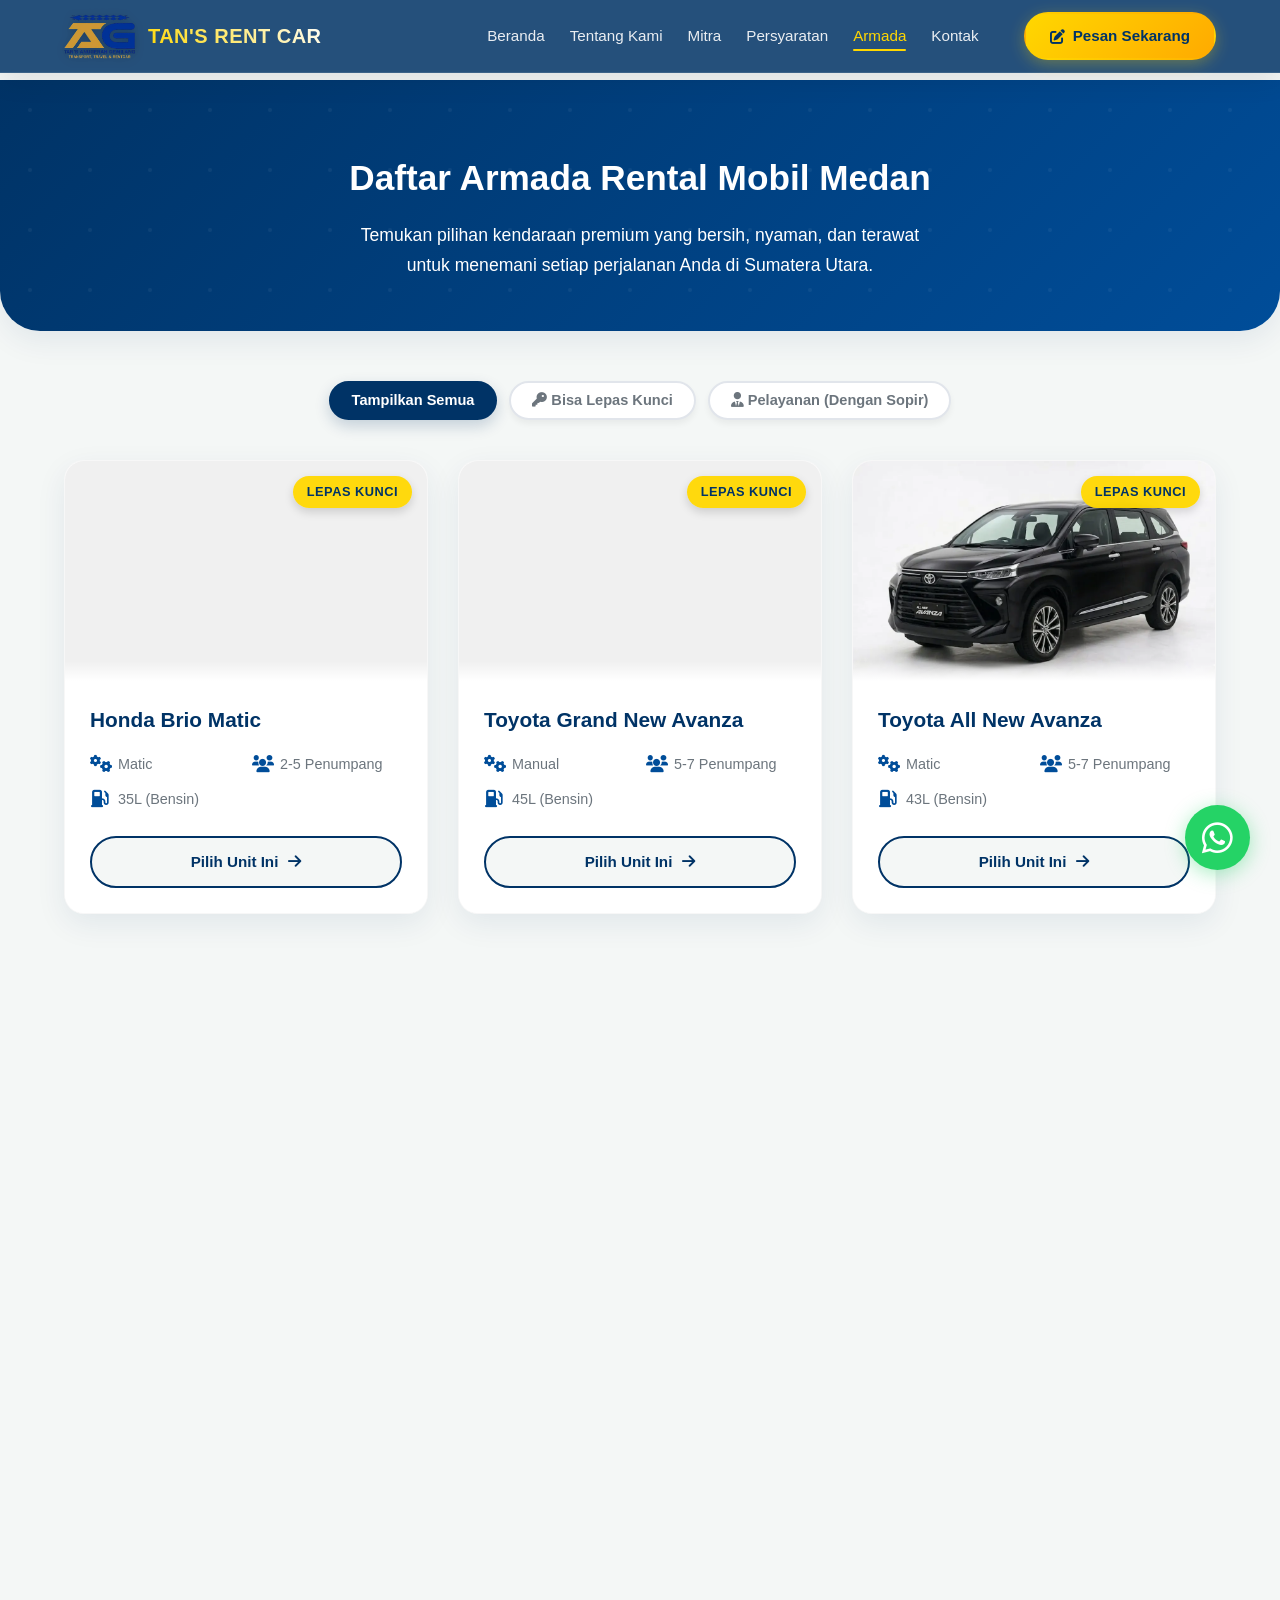
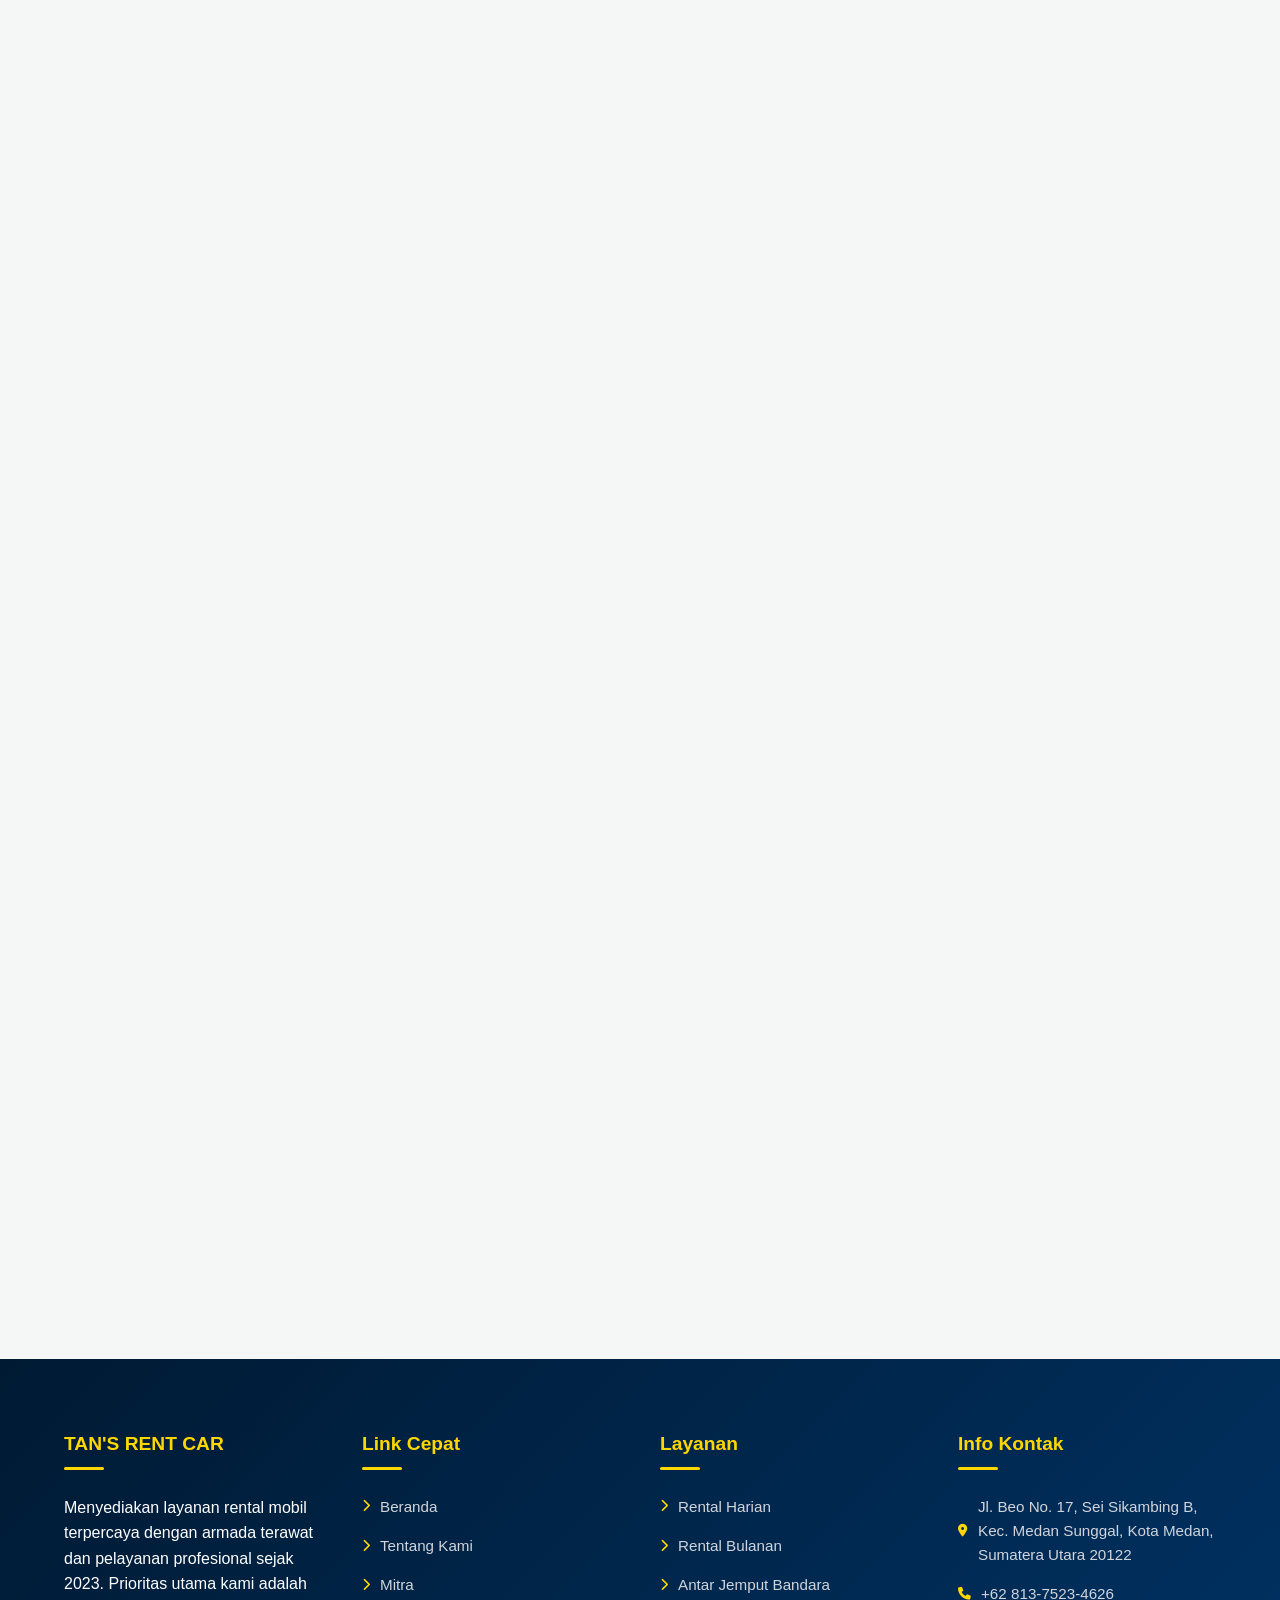
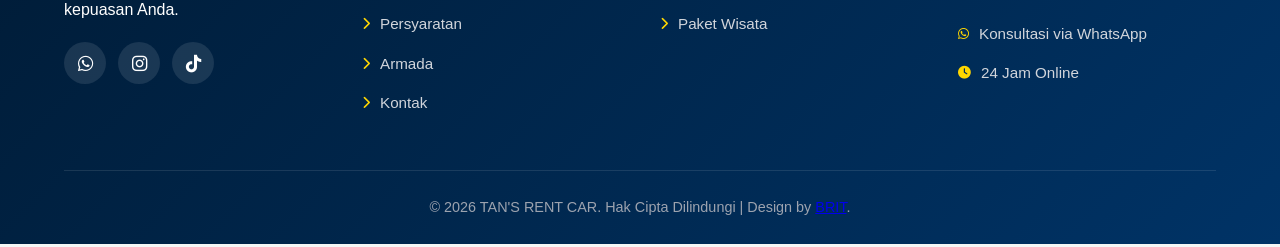
<file: armada.html>
<!DOCTYPE html>
<html lang="id">
<head>
    <!-- Google tag (gtag.js) -->
    <script defer src="https://www.googletagmanager.com/gtag/js?id=G-ZB8KFZRFWY"></script>
    <script src="js/gtag-init.js" defer></script>
    <meta charset="UTF-8">
    <meta name="referrer" content="strict-origin-when-cross-origin">
    <meta name="viewport" content="width=device-width, initial-scale=1.0">
    <meta http-equiv="Content-Security-Policy" content="default-src 'self'; script-src 'self' https://www.googletagmanager.com; style-src 'self' https://fonts.googleapis.com https://cdnjs.cloudflare.com; img-src 'self' data: https:; font-src 'self' https://fonts.gstatic.com https://cdnjs.cloudflare.com; connect-src 'self' https://www.google-analytics.com https://analytics.google.com https://www.googletagmanager.com https://region1.google-analytics.com https://stats.g.doubleclick.net https://www.google.com; object-src 'none'; frame-src 'none'; worker-src 'none'; manifest-src 'self'; base-uri 'self'; form-action 'self'; upgrade-insecure-requests;">
    <meta http-equiv="X-Content-Type-Options" content="nosniff">
    <meta http-equiv="Referrer-Policy" content="strict-origin-when-cross-origin">
    <meta http-equiv="Permissions-Policy" content="geolocation=(), microphone=(), camera=()">

    <title>Armada Rental Mobil Medan Sunggal | Tan's Rent Car</title>
    <meta name="description" content="Sewa armada lengkap di Tan's Rent Car: Avanza, Innova, Zenix, Alphard, Hiace. Rental mobil Medan & Medan Sunggal lepas kunci/plus supir, harga murah.">
    <meta name="keywords" content="rental mobil medan, sewa mobil medan, rental mobil medan sunggal, sewa avanza medan, rental innova reborn medan, sewa hiace medan, rental mobil matic medan, rental mobil terpercaya di medan">
    <meta name="robots" content="index, follow, max-snippet:-1, max-image-preview:large, max-video-preview:-1">
    <link rel="canonical" href="https://tansrentcar.com/armada.html" />
    <meta property="og:title" content="Armada Rental Mobil Medan Sunggal | Tan's Rent Car">
    <meta property="og:description" content="Sewa armada lengkap di Tan's Rent Car: Avanza, Innova, Zenix, Alphard, Hiace. Rental mobil Medan & Medan Sunggal lepas kunci/plus supir, harga murah.">
    <meta property="og:type" content="website">
    <meta property="og:url" content="https://tansrentcar.com/armada.html">
    <meta property="og:image" content="https://tansrentcar.com/img/logo_tans_rental_car-removebg-preview.webp">
    <meta name="twitter:card" content="summary_large_image">
    <meta name="twitter:title" content="Armada Rental Mobil Medan Sunggal | Tan's Rent Car">
    <meta name="twitter:description" content="Sewa armada lengkap di Tan's Rent Car: Avanza, Innova, Zenix, Alphard, Hiace. Rental mobil Medan & Medan Sunggal lepas kunci/plus supir, harga murah.">
    <meta name="twitter:image" content="https://tansrentcar.com/img/logo_tans_rental_car-removebg-preview.webp">

    <link rel="icon" href="img/logo_tans_rental_car-removebg-preview.webp" type="image/webp">
        <link rel="stylesheet" href="css/armada.css">



    <link rel="preconnect" href="https://fonts.googleapis.com">
    <link rel="preconnect" href="https://fonts.gstatic.com" crossorigin>
    <link rel="preconnect" href="https://cdnjs.cloudflare.com" crossorigin>
    <!-- Font & ikon dimuat sebagai stylesheet statis (bukan via JS) agar tidak ada FOUC dan SRI bisa dipakai -->
    <link rel="stylesheet" href="https://fonts.googleapis.com/css2?family=Poppins:wght@300;400;500;600;700;800&display=swap">
    <link rel="stylesheet"
          href="https://cdnjs.cloudflare.com/ajax/libs/font-awesome/6.0.0/css/all.min.css"
          integrity="sha512-9usAa10IRO0HhonpyAIVpjrylPvoDwiPUiKdWk5t3PyolY1cOd4DSE0Ga+ri4AuTroPR5aQvXU9xC6qOPnzFeg=="
          crossorigin="anonymous" referrerpolicy="no-referrer">
</head>
<body>
    <!-- Header -->
    <header>
        <div class="container header-container">
            <a href="index.html" class="logo">
                <img src="img/logo_tans_rental_car-removebg-preview.webp" width="561" height="351" alt="TAN'S RENT CAR Logo" loading="eager" fetchpriority="high" decoding="async">
                <span class="logo-text">TAN'S RENT CAR</span>
            </a>
            
            <nav>
                <ul id="mobileMenu">
                    <li><a href="index.html" class="nav-link">Beranda</a></li>
                    <li><a href="tentangkami.html" class="nav-link">Tentang Kami</a></li>
                    <li><a href="index.html#mitra" class="nav-link">Mitra</a></li> 
                    <li><a href="persyaratan.html" class="nav-link">Persyaratan</a></li>
                    <li><a href="armada.html" class="nav-link active">Armada</a></li>
                    <li><a href="kontak.html" class="nav-link">Kontak</a></li>
                    <!-- Tombol Pesan Khusus Mobile Menu -->
                    <li>
                        <a href="kontak.html" class="btn-header-cta mobile-cta">
                            <i class="fas fa-edit"></i> Pesan Sekarang
                        </a>
                    </li>
                </ul>
                <!-- Tombol Pesan Khusus Desktop -->
                <a href="kontak.html" class="btn-header-cta desktop-cta">
                    <i class="fas fa-edit"></i> Pesan Sekarang
                </a>
            </nav>
            
            <button class="mobile-menu-btn" id="mobileMenuBtn" aria-label="Menu">
                <i class="fas fa-bars"></i>
            </button>
        </div>
    </header>

    <main id="main-content">

    <!-- Page Banner -->
    <section class="page-banner">
        <div class="container">
            <h1>Daftar Armada Rental Mobil Medan</h1>
            <p>Temukan pilihan kendaraan premium yang bersih, nyaman, dan terawat untuk menemani setiap perjalanan Anda di Sumatera Utara.</p>
        </div>
    </section>

    <!-- Section Armada -->
    <section id="armada" class="armada-section">
        <div class="container">
            <!-- Filter -->
            <div class="filter-container">
                <button class="filter-btn active" data-filter="all">Tampilkan Semua</button>
                <button class="filter-btn" data-filter="bisa-lepas-kunci"><i class="fas fa-key"></i> Bisa Lepas Kunci</button>
                <button class="filter-btn" data-filter="pelayanan"><i class="fas fa-user-tie"></i> Pelayanan (Dengan Sopir)</button>
            </div>

            <!-- Grid Armada -->
            <div class="armada-grid" id="armadaGrid">
                
                <!-- Armada 1 -->
                <div class="armada-card" data-category="bisa-lepas-kunci">
                    <div class="armada-img">
                        <div class="armada-badge badge-lepas-kunci">Lepas Kunci</div>
                        <img src="img/Honda Brio Matic.webp" width="1024" height="559" alt="Honda Brio Matic - Sewa Mobil Medan Tan's Rent Car" loading="lazy" decoding="async">
                    </div>
                    <div class="armada-info">
                        <h3>Honda Brio Matic</h3>
                        <div class="armada-specs">
                            <div class="spec-item"><i class="fas fa-cogs"></i> Matic</div>
                            <div class="spec-item"><i class="fas fa-users"></i> 2-5 Penumpang</div>
                            <div class="spec-item"><i class="fas fa-gas-pump"></i> 35L (Bensin)</div>
                        </div>
                        <a href="https://wa.me/6281375234626?text=Halo%20Admin,%20saya%20tertarik%20menyewa%20Honda%20Brio%20Matic." class="pesan-btn" target="_blank" rel="noopener noreferrer">
                            <span>Pilih Unit Ini</span> <i class="fas fa-arrow-right"></i>
                        </a>
                    </div>
                </div>

                <!-- Armada 2 -->
                <div class="armada-card" data-category="bisa-lepas-kunci">
                    <div class="armada-img">
                        <div class="armada-badge badge-lepas-kunci">Lepas Kunci</div>
                        <img src="img/Toyota Grand New Avanza.webp" width="1380" height="752" alt="Toyota Grand New Avanza - Sewa Mobil Medan Tan's Rent Car" loading="lazy" decoding="async">
                    </div>
                    <div class="armada-info">
                        <h3>Toyota Grand New Avanza</h3>
                        <div class="armada-specs">
                            <div class="spec-item"><i class="fas fa-cogs"></i> Manual</div>
                            <div class="spec-item"><i class="fas fa-users"></i> 5-7 Penumpang</div>
                            <div class="spec-item"><i class="fas fa-gas-pump"></i> 45L (Bensin)</div>
                        </div>
                        <a href="https://wa.me/6281375234626?text=Halo%20Admin,%20saya%20tertarik%20menyewa%20Toyota%20Grand%20New%20Avanza." class="pesan-btn" target="_blank" rel="noopener noreferrer">
                            <span>Pilih Unit Ini</span> <i class="fas fa-arrow-right"></i>
                        </a>
                    </div>
                </div>

                <!-- Armada 3 -->
                <div class="armada-card" data-category="bisa-lepas-kunci">
                    <div class="armada-img">
                        <div class="armada-badge badge-lepas-kunci">Lepas Kunci</div>
                        <img src="img/Toyota All New Avanza.webp" width="1407" height="768" alt="Toyota All New Avanza - Sewa Mobil Medan Tan's Rent Car" loading="lazy" decoding="async">
                    </div>
                    <div class="armada-info">
                        <h3>Toyota All New Avanza</h3>
                        <div class="armada-specs">
                            <div class="spec-item"><i class="fas fa-cogs"></i> Matic</div>
                            <div class="spec-item"><i class="fas fa-users"></i> 5-7 Penumpang</div>
                            <div class="spec-item"><i class="fas fa-gas-pump"></i> 43L (Bensin)</div>
                        </div>
                        <a href="https://wa.me/6281375234626?text=Halo%20Admin,%20saya%20tertarik%20menyewa%20Toyota%20All%20New%20Avanza." class="pesan-btn" target="_blank" rel="noopener noreferrer">
                            <span>Pilih Unit Ini</span> <i class="fas fa-arrow-right"></i>
                        </a>
                    </div>
                </div>

                <!-- Armada 4 -->
                <div class="armada-card" data-category="bisa-lepas-kunci">
                    <div class="armada-img">
                        <div class="armada-badge badge-lepas-kunci">Lepas Kunci</div>
                        <img src="img/Toyota Veloz Hybrid.webp" width="1024" height="559" alt="Toyota Veloz Hybrid - Sewa Mobil Medan Tan's Rent Car" loading="lazy" decoding="async">
                    </div>
                    <div class="armada-info">
                        <h3>Toyota Veloz Hybrid</h3>
                        <div class="armada-specs">
                            <div class="spec-item"><i class="fas fa-cogs"></i> Matic</div>
                            <div class="spec-item"><i class="fas fa-users"></i> 5-7 Penumpang</div>
                            <div class="spec-item"><i class="fas fa-gas-pump"></i> 43L (Bensin)</div>
                        </div>
                        <a href="https://wa.me/6281375234626?text=Halo%20Admin,%20saya%20tertarik%20menyewa%20Toyota%20Veloz%20Hybrid." class="pesan-btn" target="_blank" rel="noopener noreferrer">
                            <span>Pilih Unit Ini</span> <i class="fas fa-arrow-right"></i>
                        </a>
                    </div>
                </div>

                <!-- Armada 5 -->
                <div class="armada-card" data-category="bisa-lepas-kunci">
                    <div class="armada-img">
                        <div class="armada-badge badge-lepas-kunci">Lepas Kunci</div>
                        <img src="img/Toyota Rush.webp" width="1024" height="559" alt="Toyota Rush - Sewa Mobil Medan Tan's Rent Car" loading="lazy" decoding="async">
                    </div>
                    <div class="armada-info">
                        <h3>Toyota Rush</h3>
                        <div class="armada-specs">
                            <div class="spec-item"><i class="fas fa-cogs"></i> Manual</div>
                            <div class="spec-item"><i class="fas fa-users"></i> 5-7 Penumpang</div>
                            <div class="spec-item"><i class="fas fa-gas-pump"></i> 50L (Bensin)</div>
                        </div>
                        <a href="https://wa.me/6281375234626?text=Halo%20Admin,%20saya%20tertarik%20menyewa%20Toyota%20Rush." class="pesan-btn" target="_blank" rel="noopener noreferrer">
                            <span>Pilih Unit Ini</span> <i class="fas fa-arrow-right"></i>
                        </a>
                    </div>
                </div>

                <!-- Armada 6 -->
                <div class="armada-card" data-category="bisa-lepas-kunci">
                    <div class="armada-img">
                        <div class="armada-badge badge-lepas-kunci">Lepas Kunci</div>
                        <img src="img/Toyota Kijang Innova Diesel Matic.webp" width="1024" height="559" alt="Toyota Kijang Innova Diesel Matic - Sewa Mobil Medan Tan's Rent Car" loading="lazy" decoding="async">
                    </div>
                    <div class="armada-info">
                        <h3>Toyota Innova Diesel</h3>
                        <div class="armada-specs">
                            <div class="spec-item"><i class="fas fa-cogs"></i> Matic</div>
                            <div class="spec-item"><i class="fas fa-users"></i> 5-7 Penumpang</div>
                            <div class="spec-item"><i class="fas fa-gas-pump"></i> 55L (Diesel)</div>
                        </div>
                        <a href="https://wa.me/6281375234626?text=Halo%20Admin,%20saya%20tertarik%20menyewa%20Toyota%20Innova%20Diesel%20Matic." class="pesan-btn" target="_blank" rel="noopener noreferrer">
                            <span>Pilih Unit Ini</span> <i class="fas fa-arrow-right"></i>
                        </a>
                    </div>
                </div>

                <!-- Armada 7 -->
                <div class="armada-card" data-category="pelayanan">
                    <div class="armada-img">
                        <div class="armada-badge badge-pelayanan">Pelayanan</div>
                        <img src="img/Toyota Kijang Innova Zenix 2.0 G Hybrid.webp" width="1024" height="559" alt="Toyota Kijang Innova Zenix 2.0 G Hybrid - Sewa Mobil Medan Tan's Rent Car" loading="lazy" decoding="async">
                    </div>
                    <div class="armada-info">
                        <h3>Toyota Innova Zenix 2.0 G Hybrid</h3>
                        <div class="armada-specs">
                            <div class="spec-item"><i class="fas fa-cogs"></i> Matic</div>
                            <div class="spec-item"><i class="fas fa-users"></i> 7 Penumpang</div>
                            <div class="spec-item"><i class="fas fa-gas-pump"></i> 52L (Hybrid)</div>
                        </div>
                        <a href="https://wa.me/6281375234626?text=Halo%20Admin,%20saya%20tertarik%20menyewa%20Toyota%20Innova%20Zenix%202.0%20G%20Hybrid." class="pesan-btn" target="_blank" rel="noopener noreferrer">
                            <span>Pilih Unit Ini</span> <i class="fas fa-arrow-right"></i>
                        </a>
                    </div>
                </div>

                <!-- Armada 8 -->
                <div class="armada-card" data-category="pelayanan">
                    <div class="armada-img">
                        <div class="armada-badge badge-pelayanan">Pelayanan</div>
                        <img src="img/Toyota Kijang Innova Zenix Q Hybrid.webp" width="1024" height="559" alt="Toyota Kijang Innova Zenix Q Hybrid - Sewa Mobil Medan Tan's Rent Car" loading="lazy" decoding="async">
                    </div>
                    <div class="armada-info">
                        <h3>Toyota Innova Zenix Q Hybrid</h3>
                        <div class="armada-specs">
                            <div class="spec-item"><i class="fas fa-cogs"></i> Matic</div>
                            <div class="spec-item"><i class="fas fa-users"></i> 7 Penumpang</div>
                            <div class="spec-item"><i class="fas fa-gas-pump"></i> 52L (Hybrid)</div>
                        </div>
                        <a href="https://wa.me/6281375234626?text=Halo%20Admin,%20saya%20tertarik%20menyewa%20Toyota%20Innova%20Zenix%20Q%20Hybrid." class="pesan-btn" target="_blank" rel="noopener noreferrer">
                            <span>Pilih Unit Ini</span> <i class="fas fa-arrow-right"></i>
                        </a>
                    </div>
                </div>

                <!-- Armada 9 -->
                <div class="armada-card" data-category="pelayanan">
                    <div class="armada-img">
                        <div class="armada-badge badge-pelayanan">Pelayanan</div>
                        <img src="img/Toyota Fortuner VRZ.webp" width="1024" height="559" alt="Toyota Fortuner VRZ - Sewa Mobil Medan Tan's Rent Car" loading="lazy" decoding="async">
                    </div>
                    <div class="armada-info">
                        <h3>Toyota Fortuner VRZ</h3>
                        <div class="armada-specs">
                            <div class="spec-item"><i class="fas fa-cogs"></i> Matic</div>
                            <div class="spec-item"><i class="fas fa-users"></i> 5-7 Penumpang</div>
                            <div class="spec-item"><i class="fas fa-gas-pump"></i> 80L (Diesel)</div>
                        </div>
                        <a href="https://wa.me/6281375234626?text=Halo%20Admin,%20saya%20tertarik%20menyewa%20Toyota%20Fortuner%20VRZ." class="pesan-btn" target="_blank" rel="noopener noreferrer">
                            <span>Pilih Unit Ini</span> <i class="fas fa-arrow-right"></i>
                        </a>
                    </div>
                </div>

                <!-- Armada 10 -->
                <div class="armada-card" data-category="pelayanan">
                    <div class="armada-img">
                        <div class="armada-badge badge-pelayanan">Pelayanan</div>
                        <img src="img/Toyota Alphard Transformer.webp" width="1407" height="768" alt="Toyota Alphard Transformer - Sewa Mobil Medan Tan's Rent Car" loading="lazy" decoding="async">
                    </div>
                    <div class="armada-info">
                        <h3>Toyota Alphard Transformer</h3>
                        <div class="armada-specs">
                            <div class="spec-item"><i class="fas fa-cogs"></i> Matic</div>
                            <div class="spec-item"><i class="fas fa-users"></i> 2-6 Penumpang</div>
                            <div class="spec-item"><i class="fas fa-gas-pump"></i> 75L (Bensin)</div>
                        </div>
                        <a href="https://wa.me/6281375234626?text=Halo%20Admin,%20saya%20tertarik%20menyewa%20Toyota%20Alphard%20Transformer." class="pesan-btn" target="_blank" rel="noopener noreferrer">
                            <span>Pilih Unit Ini</span> <i class="fas fa-arrow-right"></i>
                        </a>
                    </div>
                </div>

                <!-- Armada 11 -->
                <div class="armada-card" data-category="pelayanan">
                    <div class="armada-img">
                        <div class="armada-badge badge-pelayanan">Pelayanan</div>
                        <img src="img/Toyota Alphard HEV.webp" width="1920" height="1011" alt="Toyota Alphard HEV - Sewa Mobil Medan Tan's Rent Car" loading="lazy" decoding="async">
                    </div>
                    <div class="armada-info">
                        <h3>Toyota Alphard HEV</h3>
                        <div class="armada-specs">
                            <div class="spec-item"><i class="fas fa-cogs"></i> Matic</div>
                            <div class="spec-item"><i class="fas fa-users"></i> 2-6 Penumpang</div>
                            <div class="spec-item"><i class="fas fa-gas-pump"></i> 60L (Hybrid)</div>
                        </div>
                        <a href="https://wa.me/6281375234626?text=Halo%20Admin,%20saya%20tertarik%20menyewa%20Toyota%20Alphard%20HEV." class="pesan-btn" target="_blank" rel="noopener noreferrer">
                            <span>Pilih Unit Ini</span> <i class="fas fa-arrow-right"></i>
                        </a>
                    </div>
                </div>

                <!-- Armada 12 (Diubah menjadi Toyota Hiace Premium) -->
                <div class="armada-card" data-category="pelayanan">
                    <div class="armada-img">
                        <div class="armada-badge badge-pelayanan">Pelayanan</div>
                        <img src="img/Toyota HiAce Premio.webp" width="1407" height="768" alt="Toyota Hiace Premium - Sewa Mobil Medan Tan's Rent Car" loading="lazy" decoding="async">
                    </div>
                    <div class="armada-info">
                        <h3>Toyota Hiace Premium</h3>
                        <div class="armada-specs">
                            <div class="spec-item"><i class="fas fa-cogs"></i> Manual</div>
                            <div class="spec-item"><i class="fas fa-users"></i> 11-16 Penumpang</div>
                            <div class="spec-item"><i class="fas fa-gas-pump"></i> 70L (Diesel)</div>
                        </div>
                        <a href="https://wa.me/6281375234626?text=Halo%20Admin,%20saya%20tertarik%20menyewa%20Toyota%20Hiace%20Premium." class="pesan-btn" target="_blank" rel="noopener noreferrer">
                            <span>Pilih Unit Ini</span> <i class="fas fa-arrow-right"></i>
                        </a>
                    </div>
                </div>
                
                <!-- Armada 13 (Baru: Toyota Hiace) -->
                <div class="armada-card" data-category="pelayanan">
                    <div class="armada-img">
                        <div class="armada-badge badge-pelayanan">Pelayanan</div>
                        <img src="img/toyota hiace biasa.webp" width="1407" height="768" alt="Toyota Hiace - Sewa Mobil Medan Tan's Rent Car" loading="lazy" decoding="async">
                    </div>
                    <div class="armada-info">
                        <h3>Toyota Hiace</h3>
                        <div class="armada-specs">
                            <div class="spec-item"><i class="fas fa-cogs"></i> Manual</div>
                            <div class="spec-item"><i class="fas fa-users"></i> 11-16 Penumpang</div>
                            <div class="spec-item"><i class="fas fa-gas-pump"></i> 70L (Diesel)</div>
                        </div>
                        <a href="https://wa.me/6281375234626?text=Halo%20Admin,%20saya%20tertarik%20menyewa%20Toyota%20Hiace." class="pesan-btn" target="_blank" rel="noopener noreferrer">
                            <span>Pilih Unit Ini</span> <i class="fas fa-arrow-right"></i>
                        </a>
                    </div>
                </div>

            </div>
        </div>
    </section>

    </main>

    <!-- Footer -->
    <footer>
        <div class="container">
            <div class="footer-content">
                <div class="footer-column">
                    <h3>TAN'S RENT CAR</h3>
                    <p>Menyediakan layanan rental mobil terpercaya dengan armada terawat dan pelayanan profesional sejak 2023. Prioritas utama kami adalah kepuasan Anda.</p>
                    <div class="social-links">
                        <a href="https://wa.me/6281375234626" class="social-link" aria-label="WhatsApp" target="_blank" rel="noopener noreferrer"><i class="fab fa-whatsapp"></i></a>
                        <a href="https://www.instagram.com/tansrental/" class="social-link" aria-label="Instagram" target="_blank" rel="noopener noreferrer"><i class="fab fa-instagram"></i></a>
                        <a href="https://www.tiktok.com/@tans.rent.cars" class="social-link" aria-label="TikTok" target="_blank" rel="noopener noreferrer"><i class="fab fa-tiktok"></i></a>
                    </div>
                </div>
                <div class="footer-column">
                    <h3>Link Cepat</h3>
                    <ul class="footer-links">
                        <li><a href="index.html"><i class="fas fa-chevron-right"></i> Beranda</a></li>
                        <li><a href="tentangkami.html"><i class="fas fa-chevron-right"></i> Tentang Kami</a></li>
                        <li><a href="index.html#mitra"><i class="fas fa-chevron-right"></i> Mitra</a></li>
                        <li><a href="persyaratan.html"><i class="fas fa-chevron-right"></i> Persyaratan</a></li>
                        <li><a href="armada.html"><i class="fas fa-chevron-right"></i> Armada</a></li>
                        <li><a href="kontak.html"><i class="fas fa-chevron-right"></i> Kontak</a></li>
                    </ul>
                </div>
                <div class="footer-column">
                    <h3>Layanan</h3>
                    <ul class="footer-links">
                        <li><a href="kontak.html"><i class="fas fa-chevron-right"></i> Rental Harian</a></li>
                        <li><a href="kontak.html"><i class="fas fa-chevron-right"></i> Rental Bulanan</a></li>
                        <li><a href="kontak.html"><i class="fas fa-chevron-right"></i> Antar Jemput Bandara</a></li>
                        <li><a href="paket-wisata.html"><i class="fas fa-chevron-right"></i> Paket Wisata</a></li>
                    </ul>
                </div>
                <div class="footer-column">
                    <h3>Info Kontak</h3>
                    <ul class="footer-links">
                        <li><a href="https://www.google.com/maps/search/?api=1&query=3.585895%2C98.640095" target="_blank" rel="noopener noreferrer"><i class="fas fa-map-marker-alt footer-map-icon"></i> Jl. Beo No. 17, Sei Sikambing B, Kec. Medan Sunggal, Kota Medan, Sumatera Utara 20122</a></li>
                        <li><a href="tel:+6281375234626"><i class="fas fa-phone"></i> +62 813-7523-4626</a></li>
                        <li><a href="https://wa.me/6281375234626" target="_blank" rel="noopener noreferrer"><i class="fab fa-whatsapp"></i> Konsultasi via WhatsApp</a></li>
                        <li><a href="kontak.html"><i class="fas fa-clock"></i> 24 Jam Online</a></li>
                    </ul>
                </div>
            </div>
            <div class="copyright">
                <p>&copy; 2026 TAN'S RENT CAR. Hak Cipta Dilindungi | Design by <a href="https://www.instagram.com/beerage111/" target="_blank" rel="noopener noreferrer">BRIT</a>.</p>
            </div>
        </div>
    </footer>

    <!-- Tombol WhatsApp Mengambang -->
    <a href="https://wa.me/6281375234626" class="whatsapp-float" target="_blank" rel="noopener noreferrer" title="Hubungi Kami di WhatsApp">
        <i class="fab fa-whatsapp"></i>
    </a>

    <script src="js/app.js" defer></script>
</body>
</html>
</file>
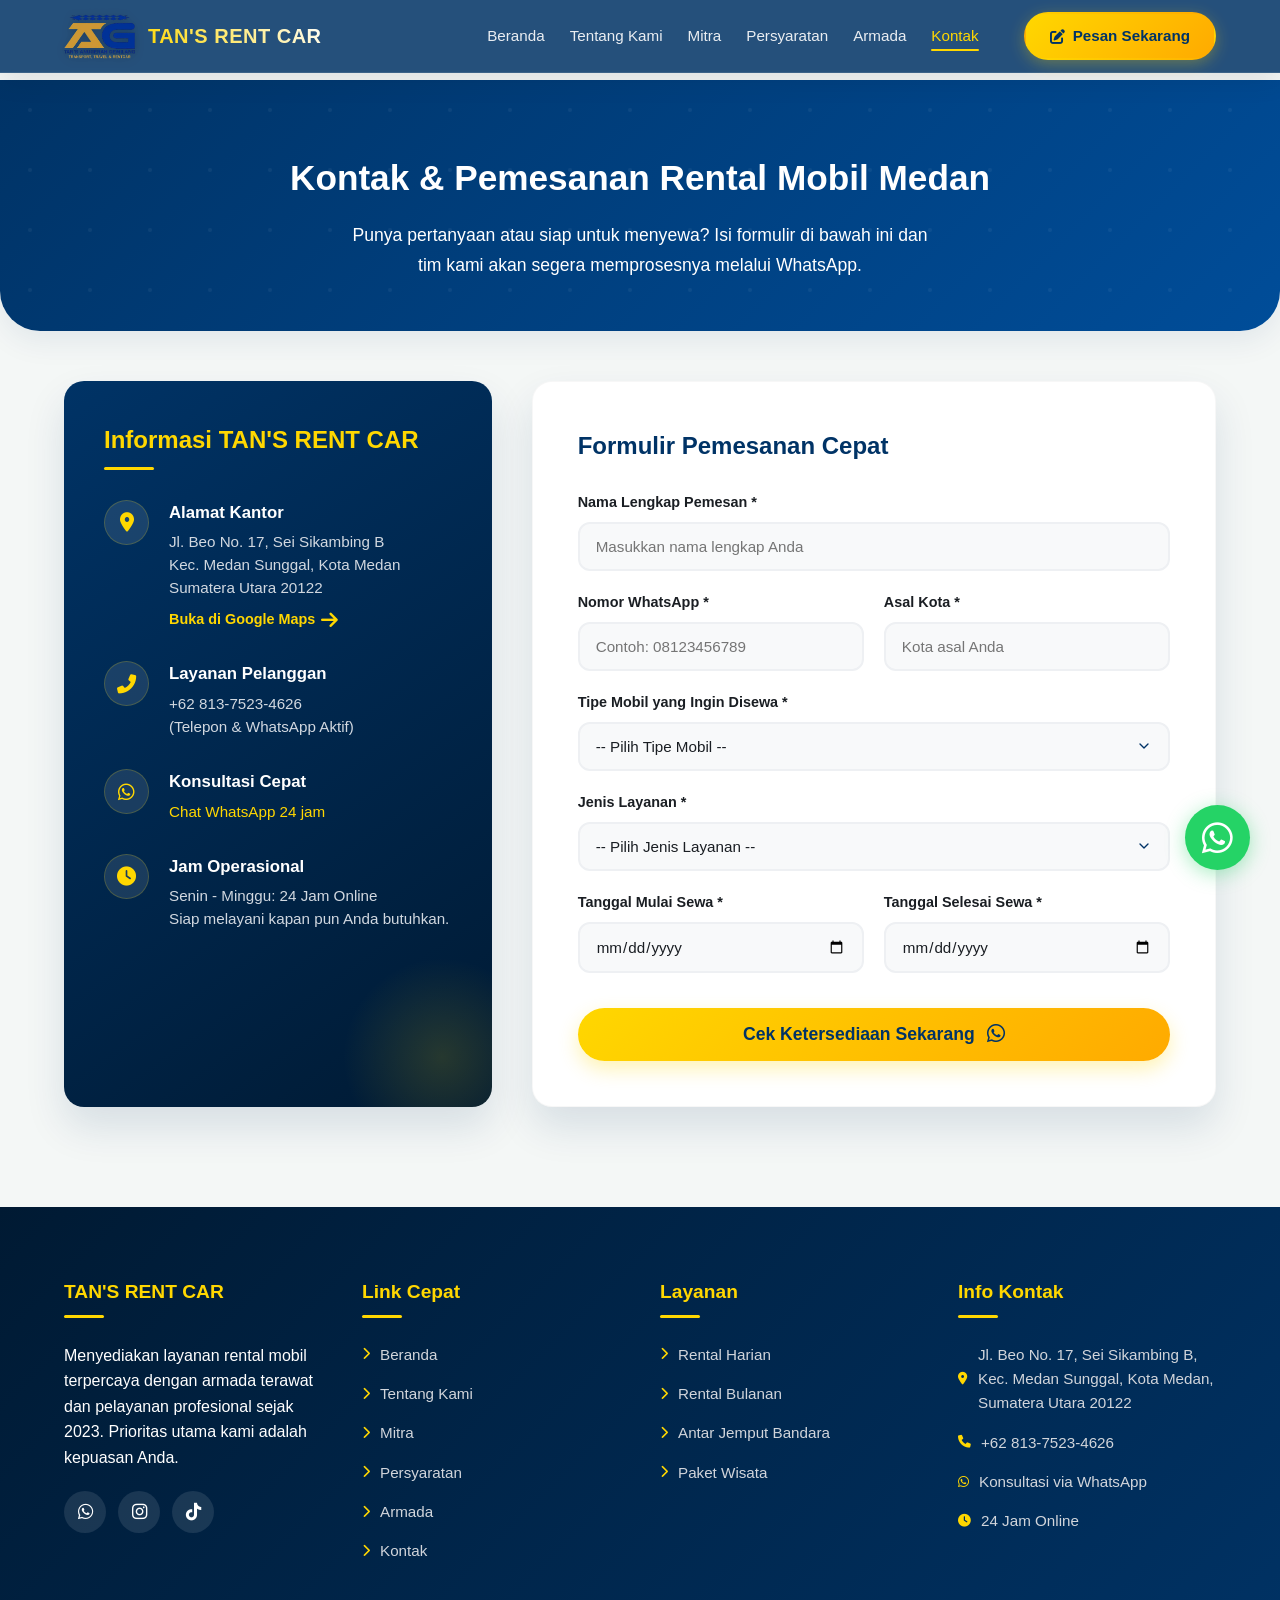
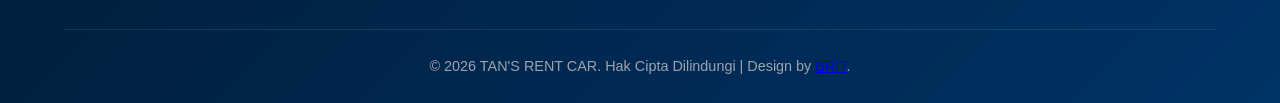
<file: kontak.html>
<!DOCTYPE html>
<html lang="id">
<head>
    <!-- Google tag (gtag.js) -->
    <script defer src="https://www.googletagmanager.com/gtag/js?id=G-ZB8KFZRFWY"></script>
    <script src="js/gtag-init.js" defer></script>
    <meta charset="UTF-8">
    <meta name="referrer" content="strict-origin-when-cross-origin">
    <meta name="viewport" content="width=device-width, initial-scale=1.0">
    <meta http-equiv="Content-Security-Policy" content="default-src 'self'; script-src 'self' https://www.googletagmanager.com; style-src 'self' https://fonts.googleapis.com https://cdnjs.cloudflare.com; img-src 'self' data: https:; font-src 'self' https://fonts.gstatic.com https://cdnjs.cloudflare.com; connect-src 'self' https://www.google-analytics.com https://analytics.google.com https://www.googletagmanager.com https://region1.google-analytics.com https://stats.g.doubleclick.net https://www.google.com; object-src 'none'; frame-src 'none'; worker-src 'none'; manifest-src 'self'; base-uri 'self'; form-action 'self'; upgrade-insecure-requests;">
    <meta http-equiv="X-Content-Type-Options" content="nosniff">
    <meta http-equiv="Referrer-Policy" content="strict-origin-when-cross-origin">
    <meta http-equiv="Permissions-Policy" content="geolocation=(), microphone=(), camera=()">

    <title>Kontak Rental Mobil Medan Sunggal | Tan's Rent Car</title>
    <meta name="description" content="Hubungi Tan's Rent Car untuk booking rental mobil Medan & Medan Sunggal 24 jam. WhatsApp +62 813-7523-4626, antar jemput Bandara Kualanamu 24 jam.">
    <meta name="keywords" content="rental mobil medan, sewa mobil medan, rental mobil terdekat, rental mobil medan sunggal, sewa mobil murah medan, rental mobil bandara kualanamu">
    <meta name="robots" content="index, follow, max-snippet:-1, max-image-preview:large, max-video-preview:-1">
    <link rel="canonical" href="https://tansrentcar.com/kontak.html" />
    <meta property="og:title" content="Kontak Rental Mobil Medan Sunggal | Tan's Rent Car">
    <meta property="og:description" content="Hubungi Tan's Rent Car untuk booking rental mobil Medan & Medan Sunggal 24 jam. WhatsApp +62 813-7523-4626, antar jemput Bandara Kualanamu 24 jam.">
    <meta property="og:type" content="website">
    <meta property="og:url" content="https://tansrentcar.com/kontak.html">
    <meta property="og:image" content="https://tansrentcar.com/img/logo_tans_rental_car-removebg-preview.webp">
    <meta name="twitter:card" content="summary_large_image">
    <meta name="twitter:title" content="Kontak Rental Mobil Medan Sunggal | Tan's Rent Car">
    <meta name="twitter:description" content="Hubungi Tan's Rent Car untuk booking rental mobil Medan & Medan Sunggal 24 jam. WhatsApp +62 813-7523-4626, antar jemput Bandara Kualanamu 24 jam.">
    <meta name="twitter:image" content="https://tansrentcar.com/img/logo_tans_rental_car-removebg-preview.webp">

    <link rel="icon" href="img/logo_tans_rental_car-removebg-preview.webp" type="image/webp">
        <link rel="stylesheet" href="css/kontak.css">



    <link rel="preconnect" href="https://fonts.googleapis.com">
    <link rel="preconnect" href="https://fonts.gstatic.com" crossorigin>
    <link rel="preconnect" href="https://cdnjs.cloudflare.com" crossorigin>
    <!-- Font & ikon dimuat sebagai stylesheet statis (bukan via JS) agar tidak ada FOUC dan SRI bisa dipakai -->
    <link rel="stylesheet" href="https://fonts.googleapis.com/css2?family=Poppins:wght@300;400;500;600;700;800&display=swap">
    <link rel="stylesheet"
          href="https://cdnjs.cloudflare.com/ajax/libs/font-awesome/6.0.0/css/all.min.css"
          integrity="sha512-9usAa10IRO0HhonpyAIVpjrylPvoDwiPUiKdWk5t3PyolY1cOd4DSE0Ga+ri4AuTroPR5aQvXU9xC6qOPnzFeg=="
          crossorigin="anonymous" referrerpolicy="no-referrer">
</head>
<body>
    <!-- Header -->
    <header>
        <div class="container header-container">
            <a href="index.html" class="logo">
                <img src="img/logo_tans_rental_car-removebg-preview.webp" width="561" height="351" alt="TAN'S RENT CAR Logo" loading="eager" fetchpriority="high" decoding="async">
                <span class="logo-text">TAN'S RENT CAR</span>
            </a>
            
            <nav>
                <ul id="mobileMenu">
                    <li><a href="index.html" class="nav-link">Beranda</a></li>
                    <li><a href="tentangkami.html" class="nav-link">Tentang Kami</a></li>
                    <li><a href="index.html#mitra" class="nav-link">Mitra</a></li> 
                    <li><a href="persyaratan.html" class="nav-link">Persyaratan</a></li>
                    <li><a href="armada.html" class="nav-link">Armada</a></li>
                    <li><a href="kontak.html" class="nav-link active">Kontak</a></li>
                    <!-- Tombol Pesan Khusus Mobile Menu -->
                    <li>
                        <a href="#formPemesanan" class="btn-header-cta mobile-cta">
                            <i class="fas fa-edit"></i> Isi Formulir
                        </a>
                    </li>
                </ul>
                <!-- Tombol Pesan Khusus Desktop (Scrolls ke form) -->
                <a href="#formPemesanan" class="btn-header-cta desktop-cta">
                    <i class="fas fa-edit"></i> Pesan Sekarang
                </a>
            </nav>
            
            <button class="mobile-menu-btn" id="mobileMenuBtn" aria-label="Menu">
                <i class="fas fa-bars"></i>
            </button>
        </div>
    </header>

    <main id="main-content">

    <!-- Page Banner -->
    <section class="page-banner">
        <div class="container">
            <h1>Kontak & Pemesanan Rental Mobil Medan</h1>
            <p>Punya pertanyaan atau siap untuk menyewa? Isi formulir di bawah ini dan tim kami akan segera memprosesnya melalui WhatsApp.</p>
        </div>
    </section>

    <!-- Contact & Form Section -->
    <section class="contact-section" id="formPemesanan">
        <div class="container">
            <div class="contact-wrapper">
                
                <!-- Bagian Informasi (Kiri) -->
                <div class="contact-info" id="infoCard">
                    <h3>Informasi TAN'S RENT CAR</h3>
                    
                    <div class="info-item">
                        <div class="info-icon-wrapper">
                            <i class="fas fa-map-marker-alt"></i>
                        </div>
                        <div class="info-text">
                            <h4>Alamat Kantor</h4>
                            <p>Jl. Beo No. 17, Sei Sikambing B<br>Kec. Medan Sunggal, Kota Medan<br>Sumatera Utara 20122</p>
                            <a href="https://www.google.com/maps/search/?api=1&query=3.585895%2C98.640095" target="_blank" rel="noopener noreferrer" class="info-map-link">Buka di Google Maps <i class="fas fa-arrow-right"></i></a>
                        </div>
                    </div>
                    
                    <div class="info-item">
                        <div class="info-icon-wrapper">
                            <i class="fas fa-phone-alt"></i>
                        </div>
                        <div class="info-text">
                            <h4>Layanan Pelanggan</h4>
                            <p>+62 813-7523-4626<br>(Telepon & WhatsApp Aktif)</p>
                        </div>
                    </div>
                    
                    <div class="info-item">
                        <div class="info-icon-wrapper">
                            <i class="fab fa-whatsapp"></i>
                        </div>
                        <div class="info-text">
                            <h4>Konsultasi Cepat</h4>
                            <p><a href="https://wa.me/6281375234626" target="_blank" rel="noopener noreferrer">Chat WhatsApp 24 jam</a></p>
                        </div>
                    </div>
                    
                    <div class="info-item">
                        <div class="info-icon-wrapper">
                            <i class="fas fa-clock"></i>
                        </div>
                        <div class="info-text">
                            <h4>Jam Operasional</h4>
                            <p>Senin - Minggu: 24 Jam Online<br>Siap melayani kapan pun Anda butuhkan.</p>
                        </div>
                    </div>
                </div>

                <!-- Bagian Form (Kanan) -->
                <div class="contact-form-container" id="formCard">
                    <h3>Formulir Pemesanan Cepat</h3>
                    <noscript>
                        <p class="noscript-note">
                            Formulir ini memerlukan JavaScript. Jika tidak aktif, silakan pesan langsung via
                            <a href="https://wa.me/6281375234626" rel="noopener noreferrer">WhatsApp 24 jam</a>.
                        </p>
                    </noscript>
                    <form id="bookingForm">
                        <div class="form-group">
                            <label for="nama">Nama Lengkap Pemesan *</label>
                            <input type="text" id="nama" placeholder="Masukkan nama lengkap Anda" required>
                        </div>

                        <div class="form-row">
                            <div class="form-group">
                                <label for="nowa">Nomor WhatsApp *</label>
                                <input type="tel" id="nowa" placeholder="Contoh: 08123456789" required>
                            </div>
                            <div class="form-group">
                                <label for="kota">Asal Kota *</label>
                                <input type="text" id="kota" placeholder="Kota asal Anda" required>
                            </div>
                        </div>

                        <div class="form-group">
                            <label for="mobil">Tipe Mobil yang Ingin Disewa *</label>
                            <select id="mobil" required>
                                <option value="" disabled selected>-- Pilih Tipe Mobil --</option>
                                <option value="Honda Brio Matic">Honda Brio Matic</option>
                                <option value="Toyota Grand New Avanza">Toyota Grand New Avanza</option>
                                <option value="Toyota All New Avanza">Toyota All New Avanza</option>
                                <option value="Toyota Veloz Hybrid">Toyota Veloz Hybrid</option>
                                <option value="Toyota Rush">Toyota Rush</option>
                                <option value="Toyota Kijang Innova Diesel Matic">Toyota Kijang Innova Diesel Matic</option>
                                <option value="Toyota Kijang Innova Zenix 2.0 G Hybrid">Toyota Kijang Innova Zenix 2.0 G Hybrid</option>
                                <option value="Toyota Kijang Innova Zenix Q Hybrid">Toyota Kijang Innova Zenix Q Hybrid</option>
                                <option value="Toyota Fortuner VRZ">Toyota Fortuner VRZ</option>
                                <option value="Toyota Alphard Transformer">Toyota Alphard Transformer</option>
                                <option value="Toyota Alphard HEV">Toyota Alphard HEV</option>
                                <option value="Toyota HiAce Premio">Toyota HiAce Premio</option>
                                <option value="Lainnya / Ingin Konsultasi Dulu">Lainnya / Ingin Konsultasi Dulu</option>
                            </select>
                        </div>

                        <div class="form-group">
                            <label for="layanan">Jenis Layanan *</label>
                            <select id="layanan" required>
                                <option value="" disabled selected>-- Pilih Jenis Layanan --</option>
                                <option value="Sewa Mobil + Driver">Sewa Mobil + Driver</option>
                                <option value="Sewa Mobil Lepas Kunci">Sewa Mobil Lepas Kunci</option>
                                <option value="Sewa Mobil untuk Pernikahan">Sewa Mobil untuk Pernikahan</option>
                                <option value="Sewa Mobil untuk Wisata">Sewa Mobil untuk Wisata</option>
                                <option value="Sewa Mobil untuk Antar Jemput Bandara">Sewa Mobil untuk Antar Jemput Bandara</option>
                                <option value="Lainnya / Ingin Konsultasi Dulu">Lainnya / Ingin Konsultasi Dulu</option>
                            </select>
                        </div>

                        <div class="form-row">
                            <div class="form-group">
                                <label for="tgl_mulai">Tanggal Mulai Sewa *</label>
                                <input type="date" id="tgl_mulai" required>
                            </div>
                            <div class="form-group">
                                <label for="tgl_selesai">Tanggal Selesai Sewa *</label>
                                <input type="date" id="tgl_selesai" required>
                            </div>
                        </div>

                        <button type="submit" class="submit-btn">
                            Cek Ketersediaan Sekarang <i class="fab fa-whatsapp"></i>
                        </button>
                    </form>
                </div>
            </div>
        </div>
    </section>

    </main>

    <!-- Footer -->
    <footer>
        <div class="container">
            <div class="footer-content">
                <div class="footer-column">
                    <h3>TAN'S RENT CAR</h3>
                    <p>Menyediakan layanan rental mobil terpercaya dengan armada terawat dan pelayanan profesional sejak 2023. Prioritas utama kami adalah kepuasan Anda.</p>
                    <div class="social-links">
                        <a href="https://wa.me/6281375234626" class="social-link" aria-label="WhatsApp" target="_blank" rel="noopener noreferrer"><i class="fab fa-whatsapp"></i></a>
                        <a href="https://www.instagram.com/tansrental/" class="social-link" aria-label="Instagram" target="_blank" rel="noopener noreferrer"><i class="fab fa-instagram"></i></a>
                        <a href="https://www.tiktok.com/@tans.rent.cars" class="social-link" aria-label="TikTok" target="_blank" rel="noopener noreferrer"><i class="fab fa-tiktok"></i></a>
                    </div>
                </div>
                <div class="footer-column">
                    <h3>Link Cepat</h3>
                    <ul class="footer-links">
                        <li><a href="index.html"><i class="fas fa-chevron-right"></i> Beranda</a></li>
                        <li><a href="tentangkami.html"><i class="fas fa-chevron-right"></i> Tentang Kami</a></li>
                        <li><a href="index.html#mitra"><i class="fas fa-chevron-right"></i> Mitra</a></li>
                        <li><a href="persyaratan.html"><i class="fas fa-chevron-right"></i> Persyaratan</a></li>
                        <li><a href="armada.html"><i class="fas fa-chevron-right"></i> Armada</a></li>
                        <li><a href="kontak.html"><i class="fas fa-chevron-right"></i> Kontak</a></li>
                    </ul>
                </div>
                <div class="footer-column">
                    <h3>Layanan</h3>
                    <ul class="footer-links">
                        <li><a href="kontak.html"><i class="fas fa-chevron-right"></i> Rental Harian</a></li>
                        <li><a href="kontak.html"><i class="fas fa-chevron-right"></i> Rental Bulanan</a></li>
                        <li><a href="kontak.html"><i class="fas fa-chevron-right"></i> Antar Jemput Bandara</a></li>
                        <li><a href="paket-wisata.html"><i class="fas fa-chevron-right"></i> Paket Wisata</a></li>
                    </ul>
                </div>
                <div class="footer-column">
                    <h3>Info Kontak</h3>
                    <ul class="footer-links">
                        <li><a target="_blank" rel="noopener noreferrer" href="https://www.google.com/maps/search/?api=1&query=3.585895%2C98.640095"><i class="fas fa-map-marker-alt"></i> Jl. Beo No. 17, Sei Sikambing B, Kec. Medan Sunggal, Kota Medan, Sumatera Utara 20122</a></li>
                        <li><a href="tel:+6281375234626"><i class="fas fa-phone"></i> +62 813-7523-4626</a></li>
                        <li><a href="https://wa.me/6281375234626" target="_blank" rel="noopener noreferrer"><i class="fab fa-whatsapp"></i> Konsultasi via WhatsApp</a></li>
                        <li><a href="kontak.html"><i class="fas fa-clock"></i> 24 Jam Online</a></li>
                    </ul>
                </div>
            </div>
            <div class="copyright">
                <p>&copy; 2026 TAN'S RENT CAR. Hak Cipta Dilindungi | Design by <a href="https://www.instagram.com/beerage111/" target="_blank" rel="noopener noreferrer">BRIT</a>.</p>
            </div>
        </div>
    </footer>

    <!-- Tombol WhatsApp Mengambang -->
    <a href="https://wa.me/6281375234626" class="whatsapp-float" target="_blank" rel="noopener noreferrer" title="Hubungi Kami di WhatsApp">
        <i class="fab fa-whatsapp"></i>
    </a>

    <script src="js/app.js" defer></script>
</body>
</html>
</file>
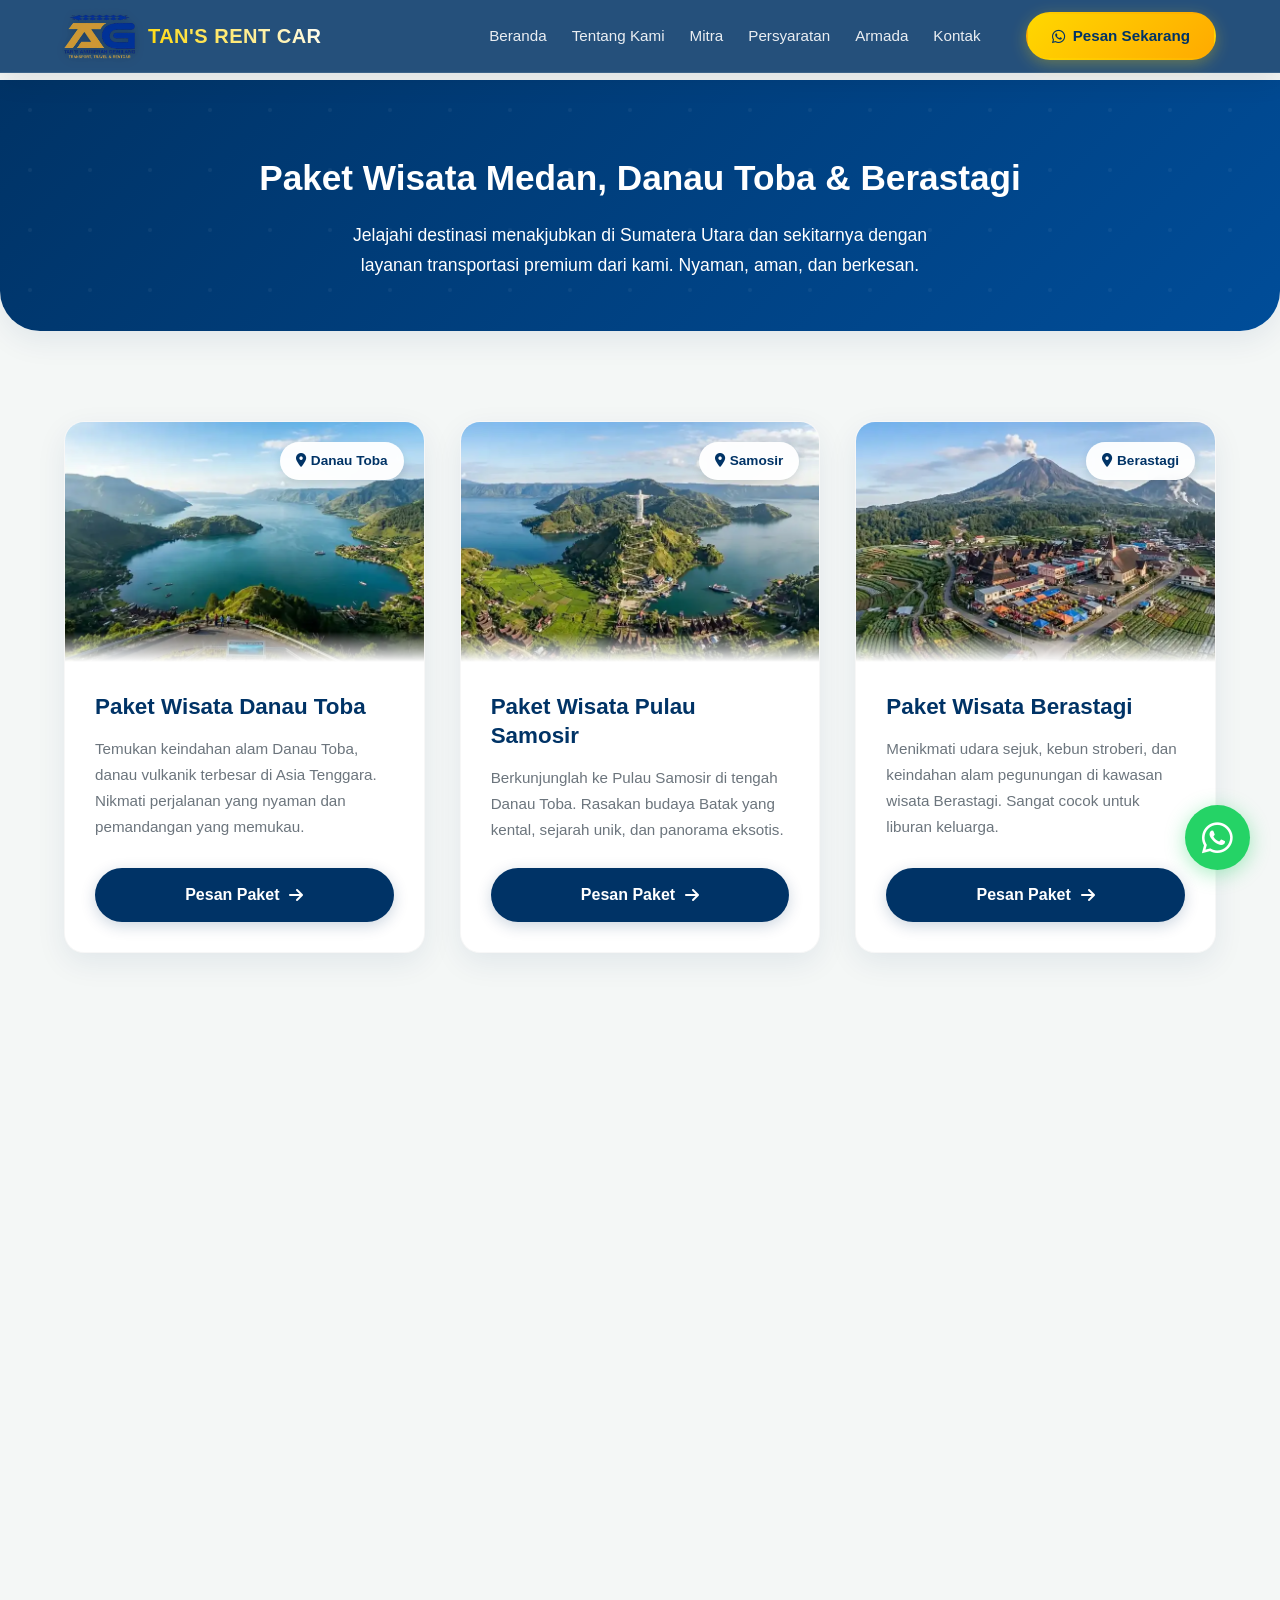
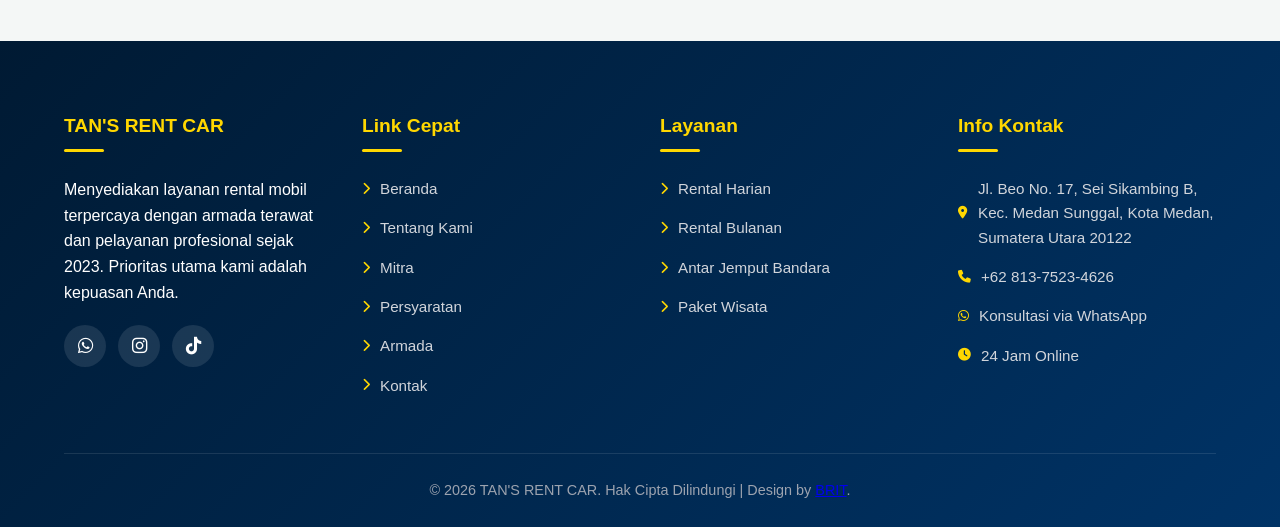
<file: paket-wisata.html>
<!DOCTYPE html>
<html lang="id">
<head>
    <!-- Google tag (gtag.js) -->
    <script defer src="https://www.googletagmanager.com/gtag/js?id=G-ZB8KFZRFWY"></script>
    <script src="js/gtag-init.js" defer></script>
    <meta charset="UTF-8">
    <meta name="referrer" content="strict-origin-when-cross-origin">
    <meta name="viewport" content="width=device-width, initial-scale=1.0">
    <meta http-equiv="Content-Security-Policy" content="default-src 'self'; script-src 'self' https://www.googletagmanager.com; style-src 'self' https://fonts.googleapis.com https://cdnjs.cloudflare.com; img-src 'self' data: https:; font-src 'self' https://fonts.gstatic.com https://cdnjs.cloudflare.com; connect-src 'self' https://www.google-analytics.com https://analytics.google.com https://www.googletagmanager.com https://region1.google-analytics.com https://stats.g.doubleclick.net https://www.google.com; object-src 'none'; frame-src 'none'; worker-src 'none'; manifest-src 'self'; base-uri 'self'; form-action 'self'; upgrade-insecure-requests;">
    <meta http-equiv="X-Content-Type-Options" content="nosniff">
    <meta http-equiv="Referrer-Policy" content="strict-origin-when-cross-origin">
    <meta http-equiv="Permissions-Policy" content="geolocation=(), microphone=(), camera=()">

    <title>Paket Wisata Danau Toba & Berastagi | Tan's Rent Car</title>
    <meta name="description" content="Paket wisata dari Medan ke Danau Toba, Berastagi, Samosir dengan rental mobil + driver. Tan's Rent Car siap antar jemput hotel/bandara.">
    <meta name="keywords" content="rental mobil medan, sewa mobil wisata danau toba, rental mobil medan ke danau toba, paket wisata berastagi, rental mobil dengan sopir medan">
    <meta name="robots" content="index, follow, max-snippet:-1, max-image-preview:large, max-video-preview:-1">
    <link rel="canonical" href="https://tansrentcar.com/paket-wisata.html" />
    <meta property="og:title" content="Paket Wisata Danau Toba & Berastagi | Tan's Rent Car">
    <meta property="og:description" content="Paket wisata dari Medan ke Danau Toba, Berastagi, Samosir dengan rental mobil + driver. Tan's Rent Car siap antar jemput hotel/bandara.">
    <meta property="og:type" content="website">
    <meta property="og:url" content="https://tansrentcar.com/paket-wisata.html">
    <meta property="og:image" content="https://tansrentcar.com/img/logo_tans_rental_car-removebg-preview.webp">
    <meta name="twitter:card" content="summary_large_image">
    <meta name="twitter:title" content="Paket Wisata Danau Toba & Berastagi | Tan's Rent Car">
    <meta name="twitter:description" content="Paket wisata dari Medan ke Danau Toba, Berastagi, Samosir dengan rental mobil + driver. Tan's Rent Car siap antar jemput hotel/bandara.">
    <meta name="twitter:image" content="https://tansrentcar.com/img/logo_tans_rental_car-removebg-preview.webp">

    <link rel="icon" href="img/logo_tans_rental_car-removebg-preview.webp" type="image/webp">
        <link rel="stylesheet" href="css/paket-wisata.css">



    <link rel="preconnect" href="https://fonts.googleapis.com">
    <link rel="preconnect" href="https://fonts.gstatic.com" crossorigin>
    <link rel="preconnect" href="https://cdnjs.cloudflare.com" crossorigin>
    <!-- Font & ikon dimuat sebagai stylesheet statis (bukan via JS) agar tidak ada FOUC dan SRI bisa dipakai -->
    <link rel="stylesheet" href="https://fonts.googleapis.com/css2?family=Poppins:wght@300;400;500;600;700;800&display=swap">
    <link rel="stylesheet"
          href="https://cdnjs.cloudflare.com/ajax/libs/font-awesome/6.0.0/css/all.min.css"
          integrity="sha512-9usAa10IRO0HhonpyAIVpjrylPvoDwiPUiKdWk5t3PyolY1cOd4DSE0Ga+ri4AuTroPR5aQvXU9xC6qOPnzFeg=="
          crossorigin="anonymous" referrerpolicy="no-referrer">
</head>
<body>
    <!-- Header -->
    <header>
        <div class="container header-container">
            <a href="index.html" class="logo">
                <img src="img/logo_tans_rental_car-removebg-preview.webp" width="561" height="351" alt="TAN'S RENT CAR Logo" loading="eager" fetchpriority="high" decoding="async">
                <span class="logo-text">TAN'S RENT CAR</span>
            </a>
            
            <nav>
                <ul id="mobileMenu">
                    <li><a href="index.html" class="nav-link">Beranda</a></li>
                    <li><a href="tentangkami.html" class="nav-link">Tentang Kami</a></li>
                    <li><a href="index.html#mitra" class="nav-link">Mitra</a></li> 
                    <li><a href="persyaratan.html" class="nav-link">Persyaratan</a></li>
                    <li><a href="armada.html" class="nav-link">Armada</a></li>
                    <li><a href="kontak.html" class="nav-link">Kontak</a></li>
                    <!-- Tombol Pesan Khusus Mobile Menu -->
                    <li>
                        <a href="https://wa.me/6281375234626" class="btn-header-cta mobile-cta" target="_blank" rel="noopener noreferrer">
                            <i class="fab fa-whatsapp"></i> Pesan Sekarang
                        </a>
                    </li>
                </ul>
                <!-- Tombol Pesan Khusus Desktop -->
                <a href="https://wa.me/6281375234626" class="btn-header-cta desktop-cta" target="_blank" rel="noopener noreferrer">
                    <i class="fab fa-whatsapp"></i> Pesan Sekarang
                </a>
            </nav>
            
            <button class="mobile-menu-btn" id="mobileMenuBtn" aria-label="Menu">
                <i class="fas fa-bars"></i>
            </button>
        </div>
    </header>

    <main id="main-content">

    <!-- Page Banner / Hero Spesifik Halaman -->
    <section class="page-banner">
        <div class="container">
            <h1>Paket Wisata Medan, Danau Toba & Berastagi</h1>
            <p>Jelajahi destinasi menakjubkan di Sumatera Utara dan sekitarnya dengan layanan transportasi premium dari kami. Nyaman, aman, dan berkesan.</p>
        </div>
    </section>

    <!-- Section Paket Wisata -->
    <section id="paket-wisata" class="paket-section">
        <div class="container">
            <div class="paket-grid" id="paketGrid">
                
                <!-- Paket 1 -->
                <div class="paket-card">
                    <div class="paket-img">
                        <div class="paket-badge"><i class="fas fa-map-marker-alt"></i> Danau Toba</div>
                        <img src="img/danau_toba.webp" width="1408" height="768" alt="Paket Wisata Danau Toba" loading="lazy" decoding="async">
                    </div>
                    <div class="paket-info">
                        <h3>Paket Wisata Danau Toba</h3>
                        <p>Temukan keindahan alam Danau Toba, danau vulkanik terbesar di Asia Tenggara. Nikmati perjalanan yang nyaman dan pemandangan yang memukau.</p>
                        <a href="https://wa.me/6281375234626?text=Halo,%20saya%20tertarik%20dengan%20Paket%20Wisata%20Danau%20Toba." target="_blank" rel="noopener noreferrer" class="pesan-btn">
                            <span>Pesan Paket</span> <i class="fas fa-arrow-right"></i>
                        </a>
                    </div>
                </div>

                <!-- Paket 2 -->
                <div class="paket-card">
                    <div class="paket-img">
                        <div class="paket-badge"><i class="fas fa-map-marker-alt"></i> Samosir</div>
                        <img src="img/samosir.webp" width="1408" height="768" alt="Paket Wisata Pulau Samosir" loading="lazy" decoding="async">
                    </div>
                    <div class="paket-info">
                        <h3>Paket Wisata Pulau Samosir</h3>
                        <p>Berkunjunglah ke Pulau Samosir di tengah Danau Toba. Rasakan budaya Batak yang kental, sejarah unik, dan panorama eksotis.</p>
                        <a href="https://wa.me/6281375234626?text=Halo,%20saya%20tertarik%20dengan%20Paket%20Wisata%20Pulau%20Samosir." target="_blank" rel="noopener noreferrer" class="pesan-btn">
                            <span>Pesan Paket</span> <i class="fas fa-arrow-right"></i>
                        </a>
                    </div>
                </div>

                <!-- Paket 3 -->
                <div class="paket-card">
                    <div class="paket-img">
                        <div class="paket-badge"><i class="fas fa-map-marker-alt"></i> Berastagi</div>
                        <img src="img/berastagi.webp" width="1408" height="768" alt="Paket Wisata Berastagi" loading="lazy" decoding="async">
                    </div>
                    <div class="paket-info">
                        <h3>Paket Wisata Berastagi</h3>
                        <p>Menikmati udara sejuk, kebun stroberi, dan keindahan alam pegunungan di kawasan wisata Berastagi. Sangat cocok untuk liburan keluarga.</p>
                        <a href="https://wa.me/6281375234626?text=Halo,%20saya%20tertarik%20dengan%20Paket%20Wisata%20Berastagi." target="_blank" rel="noopener noreferrer" class="pesan-btn">
                            <span>Pesan Paket</span> <i class="fas fa-arrow-right"></i>
                        </a>
                    </div>
                </div>

                <!-- Paket 4 -->
                <div class="paket-card">
                    <div class="paket-img">
                        <div class="paket-badge"><i class="fas fa-map-marker-alt"></i> Aceh - Sabang</div>
                        <img src="img/sabang.webp" width="1408" height="768" alt="Paket Wisata Aceh-Sabang" loading="lazy" decoding="async">
                    </div>
                    <div class="paket-info">
                        <h3>Paket Wisata Aceh-Sabang</h3>
                        <p>Perjalanan seru ke ujung barat laut Indonesia. Eksplorasi wisata sejarah, budaya Aceh, serta pesona bawah laut Pulau Weh (Sabang).</p>
                        <a href="https://wa.me/6281375234626?text=Halo,%20saya%20tertarik%20dengan%20Paket%20Wisata%20Aceh-Sabang." target="_blank" rel="noopener noreferrer" class="pesan-btn">
                            <span>Pesan Paket</span> <i class="fas fa-arrow-right"></i>
                        </a>
                    </div>
                </div>

                <!-- Paket 5 (Baru) -->
                <div class="paket-card">
                    <div class="paket-img">
                        <div class="paket-badge"><i class="fas fa-map-marker-alt"></i> Bukit Lawang</div>
                        <img src="img/bukit_lawang.webp" width="1920" height="1047" alt="Paket Wisata Bukit Lawang" loading="lazy" decoding="async">
                    </div>
                    <div class="paket-info">
                        <h3>Paket Wisata Bukit Lawang</h3>
                        <p>Jelajahi Taman Nasional Gunung Leuser, berinteraksi dengan orangutan di habitat aslinya, dan rasakan sensasi petualangan menyusuri sungai di alam liar yang memukau.</p>
                        <a href="https://wa.me/6281375234626?text=Halo,%20saya%20tertarik%20dengan%20Paket%20Wisata%20Bukit%20Lawang." target="_blank" rel="noopener noreferrer" class="pesan-btn">
                            <span>Pesan Paket</span> <i class="fas fa-arrow-right"></i>
                        </a>
                    </div>
                </div>

                <!-- Paket 6 (Baru) -->
                <div class="paket-card">
                    <div class="paket-img">
                        <div class="paket-badge"><i class="fas fa-map-marked-alt"></i> Destinasi Custom</div>
                        <!-- Fallback gambar kompas/perjalanan dari unsplash -->
                        <img src="img/paket_lainnya.webp" width="1024" height="1024" alt="Paket Wisata Lainnya" loading="lazy" decoding="async">
                    </div>
                    <div class="paket-info">
                        <h3>Paket Wisata Lainnya</h3>
                        <p>Punya destinasi liburan impian sendiri? Kami siap menyusun jadwal perjalanan khusus yang disesuaikan dengan kebutuhan, waktu, dan anggaran liburan Anda bersama keluarga.</p>
                        <a href="https://wa.me/6281375234626?text=Halo,%20saya%20ingin%20berkonsultasi%20untuk%20membuat%20Paket%20Wisata%20Custom." target="_blank" rel="noopener noreferrer" class="pesan-btn">
                            <span>Konsultasi Paket</span> <i class="fas fa-arrow-right"></i>
                        </a>
                    </div>
                </div>
                
            </div>
        </div>
    </section>

    </main>

    <!-- Footer -->
    <footer>
        <div class="container">
            <div class="footer-content">
                <div class="footer-column">
                    <h3>TAN'S RENT CAR</h3>
                    <p>Menyediakan layanan rental mobil terpercaya dengan armada terawat dan pelayanan profesional sejak 2023. Prioritas utama kami adalah kepuasan Anda.</p>
                    <div class="social-links">
                        <a href="https://wa.me/6281375234626" class="social-link" aria-label="WhatsApp" target="_blank" rel="noopener noreferrer"><i class="fab fa-whatsapp"></i></a>
                        <a href="https://www.instagram.com/tansrental/" class="social-link" aria-label="Instagram" target="_blank" rel="noopener noreferrer"><i class="fab fa-instagram"></i></a>
                        <a href="https://www.tiktok.com/@tans.rent.cars" class="social-link" aria-label="TikTok" target="_blank" rel="noopener noreferrer"><i class="fab fa-tiktok"></i></a>
                    </div>
                </div>
                <div class="footer-column">
                    <h3>Link Cepat</h3>
                    <ul class="footer-links">
                        <li><a href="index.html"><i class="fas fa-chevron-right"></i> Beranda</a></li>
                        <li><a href="tentangkami.html"><i class="fas fa-chevron-right"></i> Tentang Kami</a></li>
                        <li><a href="index.html#mitra"><i class="fas fa-chevron-right"></i> Mitra</a></li>
                        <li><a href="persyaratan.html"><i class="fas fa-chevron-right"></i> Persyaratan</a></li>
                        <li><a href="armada.html"><i class="fas fa-chevron-right"></i> Armada</a></li>
                        <li><a href="kontak.html"><i class="fas fa-chevron-right"></i> Kontak</a></li>
                    </ul>
                </div>
                <div class="footer-column">
                    <h3>Layanan</h3>
                    <ul class="footer-links">
                        <li><a href="kontak.html"><i class="fas fa-chevron-right"></i> Rental Harian</a></li>
                        <li><a href="kontak.html"><i class="fas fa-chevron-right"></i> Rental Bulanan</a></li>
                        <li><a href="kontak.html"><i class="fas fa-chevron-right"></i> Antar Jemput Bandara</a></li>
                        <li><a href="paket-wisata.html"><i class="fas fa-chevron-right"></i> Paket Wisata</a></li>
                    </ul>
                </div>
                <div class="footer-column">
                    <h3>Info Kontak</h3>
                    <ul class="footer-links">
                        <li><a target="_blank" rel="noopener noreferrer" href="https://www.google.com/maps/search/?api=1&query=3.585895%2C98.640095"><i class="fas fa-map-marker-alt"></i> Jl. Beo No. 17, Sei Sikambing B, Kec. Medan Sunggal, Kota Medan, Sumatera Utara 20122</a></li>
                        <li><a href="tel:+6281375234626"><i class="fas fa-phone"></i> +62 813-7523-4626</a></li>
                        <li><a href="https://wa.me/6281375234626" target="_blank" rel="noopener noreferrer"><i class="fab fa-whatsapp"></i> Konsultasi via WhatsApp</a></li>
                        <li><a href="kontak.html"><i class="fas fa-clock"></i> 24 Jam Online</a></li>
                    </ul>
                </div>
            </div>
            <div class="copyright">
                <p>&copy; 2026 TAN'S RENT CAR. Hak Cipta Dilindungi | Design by <a href="https://www.instagram.com/beerage111/" target="_blank" rel="noopener noreferrer">BRIT</a>.</p>
            </div>
        </div>
    </footer>

    <!-- Floating WhatsApp Button -->
    <a href="https://wa.me/6281375234626" class="whatsapp-float" target="_blank" rel="noopener noreferrer" title="Hubungi Kami di WhatsApp">
        <i class="fab fa-whatsapp"></i>
    </a>

    <script src="js/app.js" defer></script>
</body>
</html>
</file>
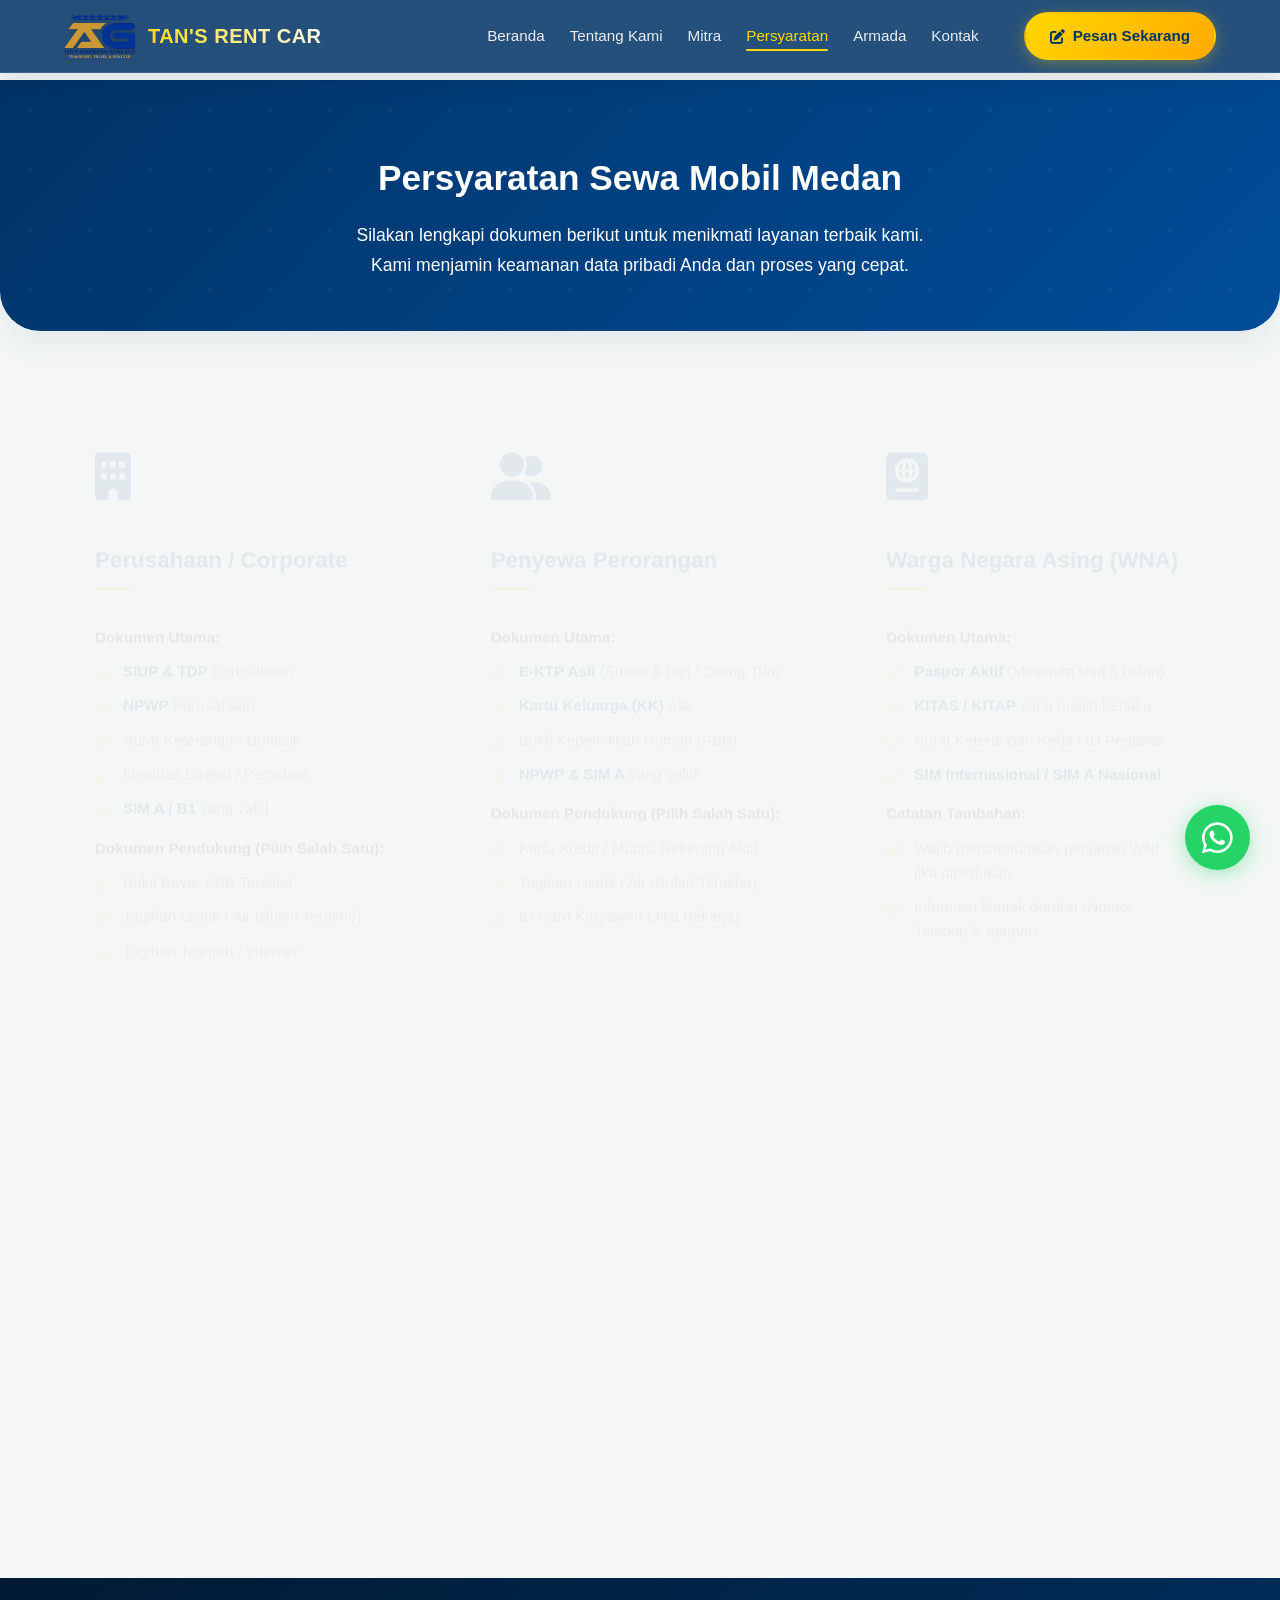
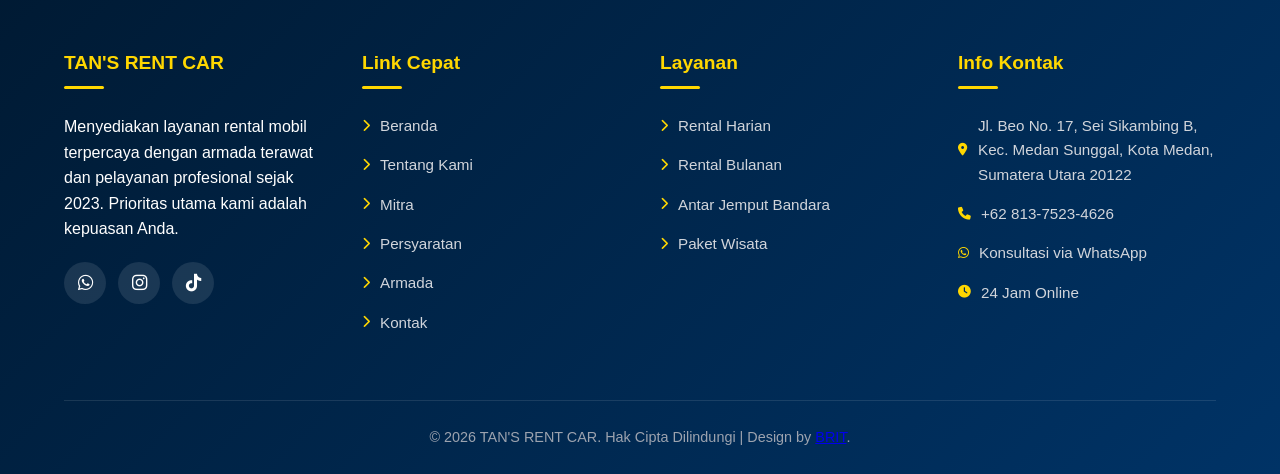
<file: persyaratan.html>
<!DOCTYPE html>
<html lang="id">
<head>
    <!-- Google tag (gtag.js) -->
    <script defer src="https://www.googletagmanager.com/gtag/js?id=G-ZB8KFZRFWY"></script>
    <script src="js/gtag-init.js" defer></script>
    <meta charset="UTF-8">
    <meta name="referrer" content="strict-origin-when-cross-origin">
    <meta name="viewport" content="width=device-width, initial-scale=1.0">
    <meta http-equiv="Content-Security-Policy" content="default-src 'self'; script-src 'self' https://www.googletagmanager.com; style-src 'self' https://fonts.googleapis.com https://cdnjs.cloudflare.com; img-src 'self' data: https:; font-src 'self' https://fonts.gstatic.com https://cdnjs.cloudflare.com; connect-src 'self' https://www.google-analytics.com https://analytics.google.com https://www.googletagmanager.com https://region1.google-analytics.com https://stats.g.doubleclick.net https://www.google.com; object-src 'none'; frame-src 'none'; worker-src 'none'; manifest-src 'self'; base-uri 'self'; form-action 'self'; upgrade-insecure-requests;">
    <meta http-equiv="X-Content-Type-Options" content="nosniff">
    <meta http-equiv="Referrer-Policy" content="strict-origin-when-cross-origin">
    <meta http-equiv="Permissions-Policy" content="geolocation=(), microphone=(), camera=()">

    <title>Persyaratan Sewa Mobil Medan Sunggal | Tan's Rent Car</title>
    <meta name="description" content="Syarat rental mobil Medan di Tan's Rent Car: lepas kunci (KTP/SIM) atau plus driver. Proses cepat & transparan.">
    <meta name="keywords" content="rental mobil medan, sewa mobil medan, rental mobil lepas kunci medan, persyaratan sewa mobil medan, rental mobil terpercaya di medan">
    <meta name="robots" content="index, follow, max-snippet:-1, max-image-preview:large, max-video-preview:-1">
    <link rel="canonical" href="https://tansrentcar.com/persyaratan.html" />
    <meta property="og:title" content="Persyaratan Sewa Mobil Medan Sunggal | Tan's Rent Car">
    <meta property="og:description" content="Syarat rental mobil Medan di Tan's Rent Car: lepas kunci (KTP/SIM) atau plus driver. Proses cepat & transparan.">
    <meta property="og:type" content="website">
    <meta property="og:url" content="https://tansrentcar.com/persyaratan.html">
    <meta property="og:image" content="https://tansrentcar.com/img/logo_tans_rental_car-removebg-preview.webp">
    <meta name="twitter:card" content="summary_large_image">
    <meta name="twitter:title" content="Persyaratan Sewa Mobil Medan Sunggal | Tan's Rent Car">
    <meta name="twitter:description" content="Syarat rental mobil Medan di Tan's Rent Car: lepas kunci (KTP/SIM) atau plus driver. Proses cepat & transparan.">
    <meta name="twitter:image" content="https://tansrentcar.com/img/logo_tans_rental_car-removebg-preview.webp">

    <link rel="icon" href="img/logo_tans_rental_car-removebg-preview.webp" type="image/webp">
        <link rel="stylesheet" href="css/persyaratan.css">



    <link rel="preconnect" href="https://fonts.googleapis.com">
    <link rel="preconnect" href="https://fonts.gstatic.com" crossorigin>
    <link rel="preconnect" href="https://cdnjs.cloudflare.com" crossorigin>
    <!-- Font & ikon dimuat sebagai stylesheet statis (bukan via JS) agar tidak ada FOUC dan SRI bisa dipakai -->
    <link rel="stylesheet" href="https://fonts.googleapis.com/css2?family=Poppins:wght@300;400;500;600;700;800&display=swap">
    <link rel="stylesheet"
          href="https://cdnjs.cloudflare.com/ajax/libs/font-awesome/6.0.0/css/all.min.css"
          integrity="sha512-9usAa10IRO0HhonpyAIVpjrylPvoDwiPUiKdWk5t3PyolY1cOd4DSE0Ga+ri4AuTroPR5aQvXU9xC6qOPnzFeg=="
          crossorigin="anonymous" referrerpolicy="no-referrer">
</head>
<body>
    <!-- Header -->
    <header>
        <div class="container header-container">
            <a href="index.html" class="logo">
                <img src="img/logo_tans_rental_car-removebg-preview.webp" width="561" height="351" alt="TAN'S RENT CAR Logo" loading="eager" fetchpriority="high" decoding="async">
                <span class="logo-text">TAN'S RENT CAR</span>
            </a>
            
            <nav>
                <ul id="mobileMenu">
                    <li><a href="index.html" class="nav-link">Beranda</a></li>
                    <li><a href="tentangkami.html" class="nav-link">Tentang Kami</a></li>
                    <li><a href="index.html#mitra" class="nav-link">Mitra</a></li> 
                    <li><a href="persyaratan.html" class="nav-link active">Persyaratan</a></li>
                    <li><a href="armada.html" class="nav-link">Armada</a></li>
                    <li><a href="kontak.html" class="nav-link">Kontak</a></li>
                    <!-- Tombol Pesan Khusus Mobile Menu -->
                    <li>
                        <a href="kontak.html" class="btn-header-cta mobile-cta">
                            <i class="fas fa-edit"></i> Pesan Sekarang
                        </a>
                    </li>
                </ul>
                <!-- Tombol Pesan Khusus Desktop -->
                <a href="kontak.html" class="btn-header-cta desktop-cta">
                    <i class="fas fa-edit"></i> Pesan Sekarang
                </a>
            </nav>
            
            <button class="mobile-menu-btn" id="mobileMenuBtn" aria-label="Menu">
                <i class="fas fa-bars"></i>
            </button>
        </div>
    </header>

    <main id="main-content">

    <!-- Page Banner -->
    <section class="page-banner">
        <div class="container">
            <h1>Persyaratan Sewa Mobil Medan</h1>
            <p>Silakan lengkapi dokumen berikut untuk menikmati layanan terbaik kami. Kami menjamin keamanan data pribadi Anda dan proses yang cepat.</p>
        </div>
    </section>

    <!-- Section Persyaratan -->
    <section id="syarat" class="syarat-section">
        <div class="container">
            
            <!-- Grid Syarat Identitas -->
            <div class="syarat-grid">
                
                <!-- Card 1: Perusahaan -->
                <div class="syarat-card">
                    <div class="card-icon">
                        <i class="fas fa-building"></i>
                    </div>
                    <h3 class="card-title">Perusahaan / Corporate</h3>
                    <div class="card-content">
                        <p>Dokumen Utama:</p>
                        <ul>
                            <li><strong>SIUP & TDP</strong> Perusahaan</li>
                            <li><strong>NPWP</strong> Perusahaan</li>
                            <li>Surat Keterangan Domisili</li>
                            <li>Identitas Direksi / Pemohon</li>
                            <li><strong>SIM A / B1</strong> yang valid</li>
                        </ul>
                        <p>Dokumen Pendukung (Pilih Salah Satu):</p>
                        <ul>
                            <li>Bukti Bayar PBB Terakhir</li>
                            <li>Tagihan Listrik / Air (Bulan Terakhir)</li>
                            <li>Tagihan Telepon / Internet</li>
                        </ul>
                    </div>
                </div>

                <!-- Card 2: Perorangan -->
                <div class="syarat-card">
                    <div class="card-icon">
                        <i class="fas fa-user-friends"></i>
                    </div>
                    <h3 class="card-title">Penyewa Perorangan</h3>
                    <div class="card-content">
                        <p>Dokumen Utama:</p>
                        <ul>
                            <li><strong>E-KTP Asli</strong> (Suami & Istri / Orang Tua)</li>
                            <li><strong>Kartu Keluarga (KK)</strong> Asli</li>
                            <li>Bukti Kepemilikan Rumah (PBB)</li>
                            <li><strong>NPWP & SIM A</strong> yang valid</li>
                        </ul>
                        <p>Dokumen Pendukung (Pilih Salah Satu):</p>
                        <ul>
                            <li>Kartu Kredit / Mutasi Rekening Aktif</li>
                            <li>Tagihan Listrik / Air (Bulan Terakhir)</li>
                            <li>ID Card Karyawan (Jika Bekerja)</li>
                        </ul>
                    </div>
                </div>

                <!-- Card 3: WNA -->
                <div class="syarat-card">
                    <div class="card-icon">
                        <i class="fas fa-passport"></i>
                    </div>
                    <h3 class="card-title">Warga Negara Asing (WNA)</h3>
                    <div class="card-content">
                        <p>Dokumen Utama:</p>
                        <ul>
                            <li><strong>Paspor Aktif</strong> (Minimum sisa 6 bulan)</li>
                            <li><strong>KITAS / KITAP</strong> yang masih berlaku</li>
                            <li>Surat Keterangan Kerja / ID Pegawai</li>
                            <li><strong>SIM Internasional / SIM A Nasional</strong></li>
                        </ul>
                        <p>Catatan Tambahan:</p>
                        <ul>
                            <li>Wajib mencantumkan penjamin WNI jika diperlukan</li>
                            <li>Informasi kontak darurat (Nomor Telepon & Alamat)</li>
                        </ul>
                    </div>
                </div>

            </div>

            <!-- Akordion Ketentuan Umum -->
            <div class="general-terms" id="generalTerms">
                <h3>Syarat & Ketentuan Umum Rental</h3>
                
                <div class="accordion-item">
                    <div class="accordion-header">
                        <div>
                            <i class="fas fa-clipboard-check icon-main"></i>
                            <span>Ketentuan Penggunaan Umum</span>
                        </div>
                        <i class="fas fa-chevron-down icon-arrow"></i>
                    </div>
                    <div class="accordion-content">
                        <p>Penyewa dianggap telah membaca, memahami, dan menyetujui seluruh syarat yang berlaku sejak pemesanan disepakati. Kendaraan hanya boleh digunakan untuk tujuan yang sah menurut hukum Republik Indonesia. Penyewa bertanggung jawab penuh atas segala bentuk pelanggaran lalu lintas atau tindakan ilegal yang dilakukan menggunakan unit kendaraan kami.</p>
                    </div>
                </div>

                <div class="accordion-item">
                    <div class="accordion-header">
                        <div>
                            <i class="fas fa-car-side icon-main"></i>
                            <span>Aturan Pemakaian Unit & Asuransi</span>
                        </div>
                        <i class="fas fa-chevron-down icon-arrow"></i>
                    </div>
                    <div class="accordion-content">
                        <p>Pemakaian standar harian dihitung per hari sesuai kesepakatan (biasanya per 12 atau 24 jam). <strong>Dilarang keras</strong> membawa barang-barang berbahaya, hewan peliharaan tertentu (tanpa izin), atau merokok di dalam kabin demi menjaga kebersihan kendaraan. Segala bentuk kerusakan interior atau bau menyengat akibat kelalaian akan dikenakan biaya salon interior (Denda).</p>
                    </div>
                </div>

                <div class="accordion-item">
                    <div class="accordion-header">
                        <div>
                            <i class="fas fa-wallet icon-main"></i>
                            <span>Sistem Pembayaran & Deposit</span>
                        </div>
                        <i class="fas fa-chevron-down icon-arrow"></i>
                    </div>
                    <div class="accordion-content">
                        <p>Pemesanan (Booking) dianggap sah apabila pelanggan telah melakukan pembayaran Down Payment (DP) minimal 30% dari total harga sewa. Sisa pelunasan wajib dibayarkan maksimal 1 jam sebelum serah terima unit kendaraan. Kami mungkin akan menahan dana Deposit Jaminan (Security Deposit) selama masa sewa lepas kunci, yang akan dikembalikan penuh (Refund) maksimal 2x24 jam setelah kendaraan dikembalikan dalam kondisi baik.</p>
                    </div>
                </div>

                <div class="accordion-item">
                    <div class="accordion-header">
                        <div>
                            <i class="fas fa-hourglass-half icon-main"></i>
                            <span>Keterlambatan (Overtime) & Perpanjangan</span>
                        </div>
                        <i class="fas fa-chevron-down icon-arrow"></i>
                    </div>
                    <div class="accordion-content">
                        <p>Keterlambatan pengembalian unit melebihi batas waktu yang disepakati akan dikenakan biaya tambahan (Overtime) sebesar 10% dari harga sewa harian untuk setiap jam keterlambatan. Jika penyewa berniat memperpanjang masa sewa, <strong>wajib</strong> menginformasikan kepada pihak TAN'S RENT CAR minimal 3 jam sebelum masa sewa sebelumnya berakhir untuk pengecekan jadwal ketersediaan unit.</p>
                    </div>
                </div>

            </div>

        </div>
    </section>

    </main>

    <!-- Footer -->
    <footer>
        <div class="container">
            <div class="footer-content">
                <div class="footer-column">
                    <h3>TAN'S RENT CAR</h3>
                    <p>Menyediakan layanan rental mobil terpercaya dengan armada terawat dan pelayanan profesional sejak 2023. Prioritas utama kami adalah kepuasan Anda.</p>
                    <div class="social-links">
                        <a href="https://wa.me/6281375234626" class="social-link" aria-label="WhatsApp" target="_blank" rel="noopener noreferrer"><i class="fab fa-whatsapp"></i></a>
                        <a href="https://www.instagram.com/tansrental/" class="social-link" aria-label="Instagram" target="_blank" rel="noopener noreferrer"><i class="fab fa-instagram"></i></a>
                        <a href="https://www.tiktok.com/@tans.rent.cars" class="social-link" aria-label="TikTok" target="_blank" rel="noopener noreferrer"><i class="fab fa-tiktok"></i></a>
                    </div>
                </div>
                <div class="footer-column">
                    <h3>Link Cepat</h3>
                    <ul class="footer-links">
                        <li><a href="index.html"><i class="fas fa-chevron-right"></i> Beranda</a></li>
                        <li><a href="tentangkami.html"><i class="fas fa-chevron-right"></i> Tentang Kami</a></li>
                        <li><a href="index.html#mitra"><i class="fas fa-chevron-right"></i> Mitra</a></li>
                        <li><a href="persyaratan.html"><i class="fas fa-chevron-right"></i> Persyaratan</a></li>
                        <li><a href="armada.html"><i class="fas fa-chevron-right"></i> Armada</a></li>
                        <li><a href="kontak.html"><i class="fas fa-chevron-right"></i> Kontak</a></li>
                    </ul>
                </div>
                <div class="footer-column">
                    <h3>Layanan</h3>
                    <ul class="footer-links">
                        <li><a href="kontak.html"><i class="fas fa-chevron-right"></i> Rental Harian</a></li>
                        <li><a href="kontak.html"><i class="fas fa-chevron-right"></i> Rental Bulanan</a></li>
                        <li><a href="kontak.html"><i class="fas fa-chevron-right"></i> Antar Jemput Bandara</a></li>
                        <li><a href="paket-wisata.html"><i class="fas fa-chevron-right"></i> Paket Wisata</a></li>
                    </ul>
                </div>
                <div class="footer-column">
                    <h3>Info Kontak</h3>
                    <ul class="footer-links">
                        <li><a href="https://www.google.com/maps/search/?api=1&query=3.585895%2C98.640095" target="_blank" rel="noopener noreferrer"><i class="fas fa-map-marker-alt footer-map-icon"></i> Jl. Beo No. 17, Sei Sikambing B, Kec. Medan Sunggal, Kota Medan, Sumatera Utara 20122</a></li>
                        <li><a href="tel:+6281375234626"><i class="fas fa-phone"></i> +62 813-7523-4626</a></li>
                        <li><a href="https://wa.me/6281375234626" target="_blank" rel="noopener noreferrer"><i class="fab fa-whatsapp"></i> Konsultasi via WhatsApp</a></li>
                        <li><a href="kontak.html"><i class="fas fa-clock"></i> 24 Jam Online</a></li>
                    </ul>
                </div>
            </div>
            <div class="copyright">
                <p>&copy; 2026 TAN'S RENT CAR. Hak Cipta Dilindungi | Design by <a href="https://www.instagram.com/beerage111/" target="_blank" rel="noopener noreferrer">BRIT</a>.</p>
            </div>
        </div>
    </footer>

    <!-- Floating WhatsApp Button -->
    <a href="https://wa.me/6281375234626" class="whatsapp-float" target="_blank" rel="noopener noreferrer" title="Hubungi Kami di WhatsApp">
        <i class="fab fa-whatsapp"></i>
    </a>

    <script src="js/app.js" defer></script>
</body>
</html>
</file>
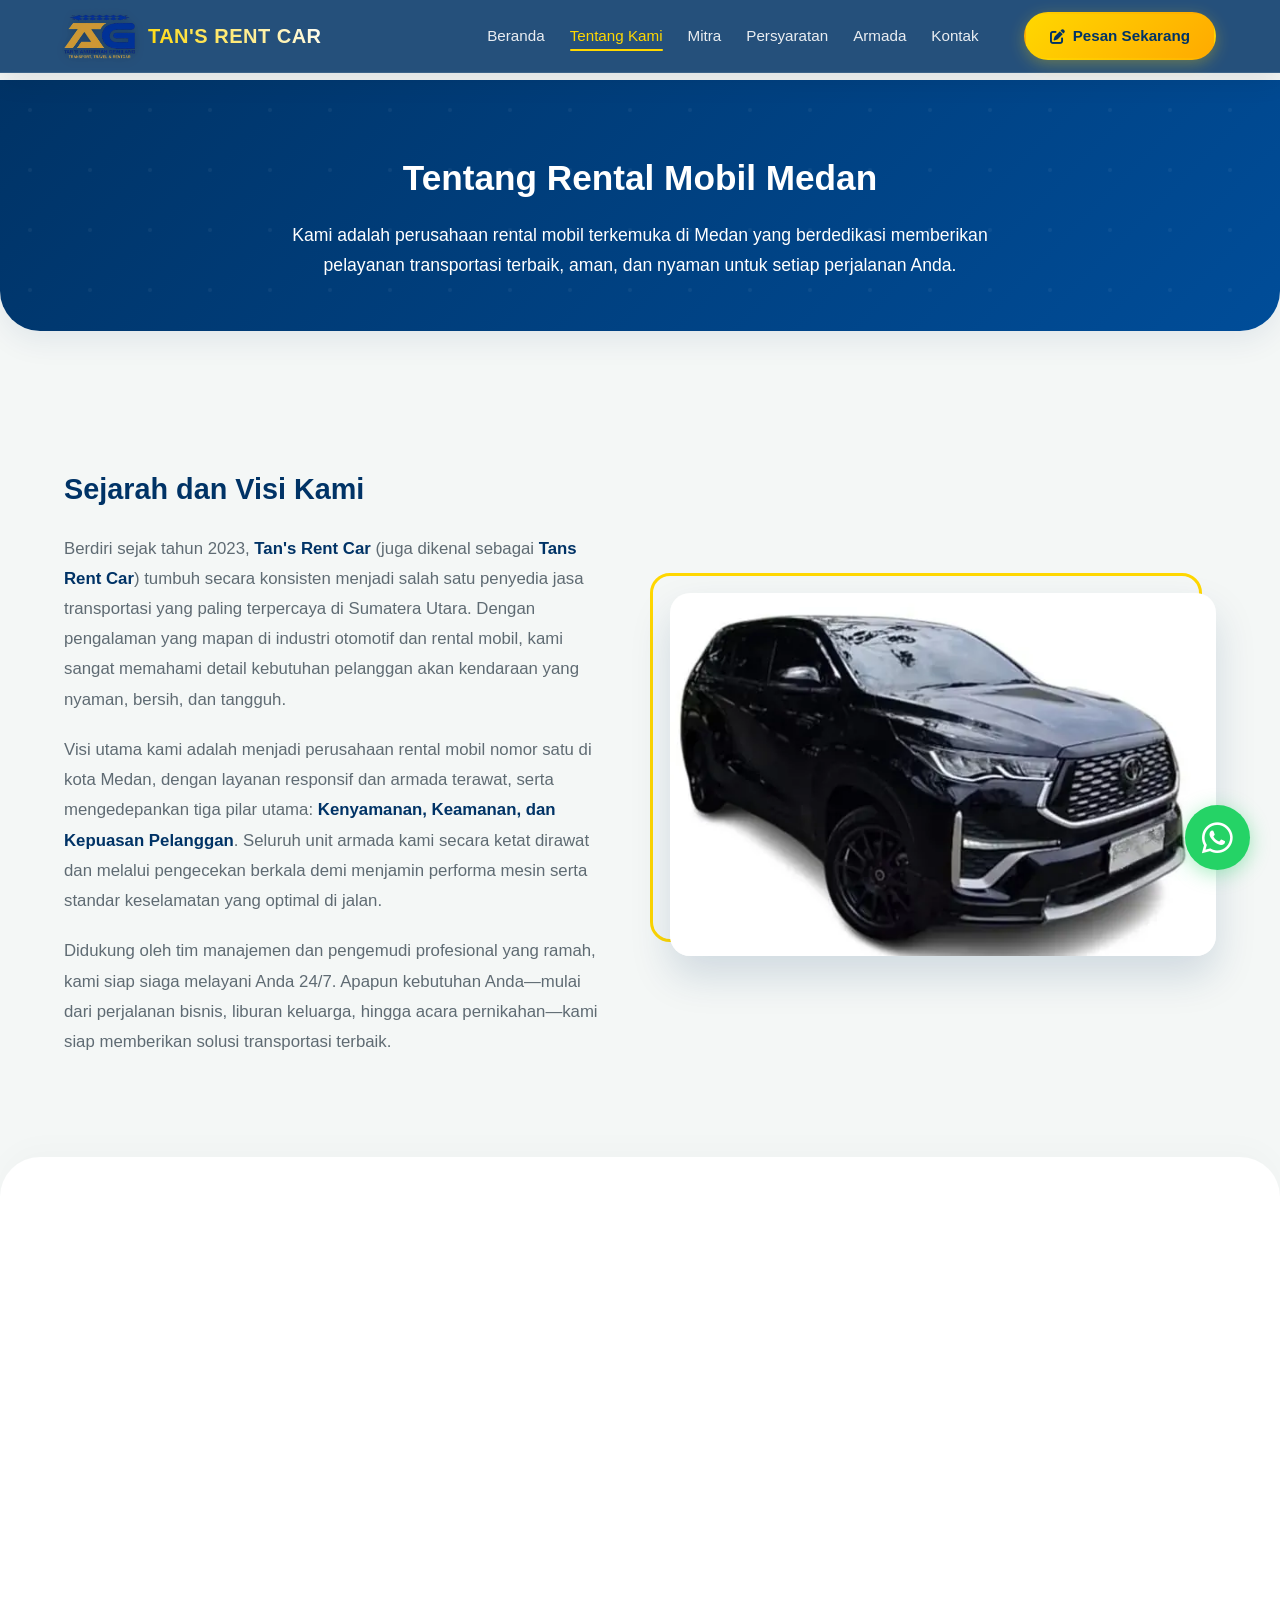
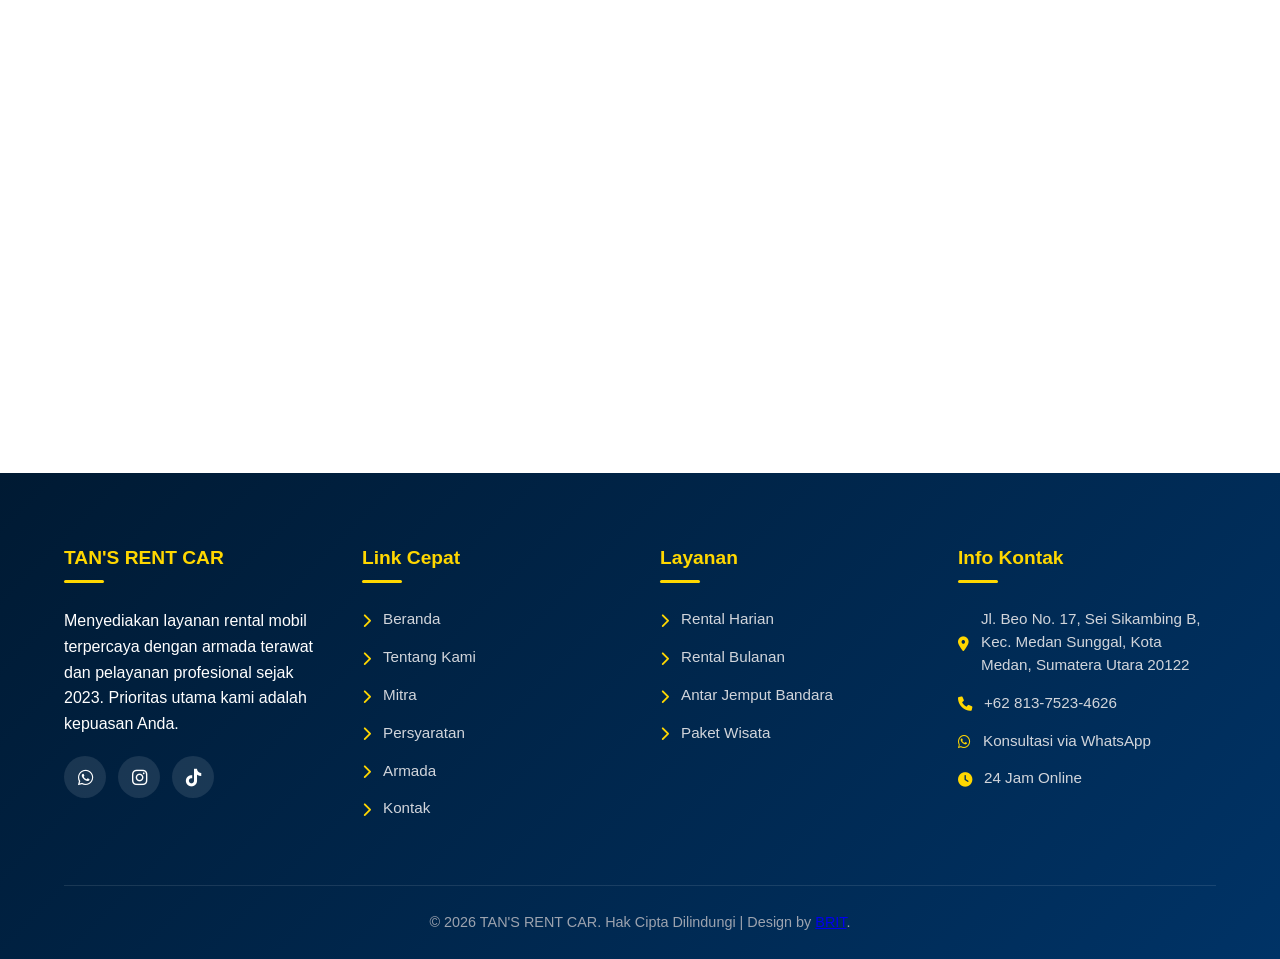
<file: tentangkami.html>
<!DOCTYPE html>
<html lang="id">
<head>
    <!-- Google tag (gtag.js) -->
    <script defer src="https://www.googletagmanager.com/gtag/js?id=G-ZB8KFZRFWY"></script>
    <script src="js/gtag-init.js" defer></script>
    <meta charset="UTF-8">
    <meta name="referrer" content="strict-origin-when-cross-origin">
    <meta name="viewport" content="width=device-width, initial-scale=1.0">
    <meta http-equiv="Content-Security-Policy" content="default-src 'self'; script-src 'self' https://www.googletagmanager.com; style-src 'self' https://fonts.googleapis.com https://cdnjs.cloudflare.com; img-src 'self' data: https:; font-src 'self' https://fonts.gstatic.com https://cdnjs.cloudflare.com; connect-src 'self' https://www.google-analytics.com https://analytics.google.com https://www.googletagmanager.com https://region1.google-analytics.com https://stats.g.doubleclick.net https://www.google.com; object-src 'none'; frame-src 'none'; worker-src 'none'; manifest-src 'self'; base-uri 'self'; form-action 'self'; upgrade-insecure-requests;">
    <meta http-equiv="X-Content-Type-Options" content="nosniff">
    <meta http-equiv="Referrer-Policy" content="strict-origin-when-cross-origin">
    <meta http-equiv="Permissions-Policy" content="geolocation=(), microphone=(), camera=()">

    <title>Tentang Tan's Rent Car - Rental Mobil Medan Sunggal</title>
    <meta name="description" content="Tan's Rent Car (Tans Rent Car): rental mobil Medan terpercaya sejak 2023. Armada terawat, layanan 24 jam, lepas kunci/plus supir.">
    <meta name="keywords" content="tan's rent car, tans rent car, rental mobil medan, sewa mobil medan, rental mobil medan sunggal, rental mobil terpercaya di medan">
    <meta name="robots" content="index, follow, max-snippet:-1, max-image-preview:large, max-video-preview:-1">
    <link rel="canonical" href="https://tansrentcar.com/tentangkami.html" />
    <meta property="og:title" content="Tentang Tan's Rent Car - Rental Mobil Medan Sunggal">
    <meta property="og:description" content="Tan's Rent Car (Tans Rent Car): rental mobil Medan terpercaya sejak 2023. Armada terawat, layanan 24 jam, lepas kunci/plus supir.">
    <meta property="og:type" content="website">
    <meta property="og:url" content="https://tansrentcar.com/tentangkami.html">
    <meta property="og:image" content="https://tansrentcar.com/img/logo_tans_rental_car-removebg-preview.webp">
    <meta name="twitter:card" content="summary_large_image">
    <meta name="twitter:title" content="Tentang Tan's Rent Car - Rental Mobil Medan Sunggal">
    <meta name="twitter:description" content="Tan's Rent Car (Tans Rent Car): rental mobil Medan terpercaya sejak 2023. Armada terawat, layanan 24 jam, lepas kunci/plus supir.">
    <meta name="twitter:image" content="https://tansrentcar.com/img/logo_tans_rental_car-removebg-preview.webp">

    <link rel="icon" href="img/logo_tans_rental_car-removebg-preview.webp" type="image/webp">
        <link rel="stylesheet" href="css/tentangkami.css">



    <link rel="preconnect" href="https://fonts.googleapis.com">
    <link rel="preconnect" href="https://fonts.gstatic.com" crossorigin>
    <link rel="preconnect" href="https://cdnjs.cloudflare.com" crossorigin>
    <!-- Font & ikon dimuat sebagai stylesheet statis (bukan via JS) agar tidak ada FOUC dan SRI bisa dipakai -->
    <link rel="stylesheet" href="https://fonts.googleapis.com/css2?family=Poppins:wght@300;400;500;600;700;800&display=swap">
    <link rel="stylesheet"
          href="https://cdnjs.cloudflare.com/ajax/libs/font-awesome/6.0.0/css/all.min.css"
          integrity="sha512-9usAa10IRO0HhonpyAIVpjrylPvoDwiPUiKdWk5t3PyolY1cOd4DSE0Ga+ri4AuTroPR5aQvXU9xC6qOPnzFeg=="
          crossorigin="anonymous" referrerpolicy="no-referrer">
</head>
<body>
    <!-- Header -->
    <header>
        <div class="container header-container">
            <a href="index.html" class="logo">
                <img src="img/logo_tans_rental_car-removebg-preview.webp" width="561" height="351" alt="TAN'S RENT CAR Logo" loading="eager" fetchpriority="high" decoding="async">
                <span class="logo-text">TAN'S RENT CAR</span>
            </a>
            
            <nav>
                <ul id="mobileMenu">
                    <li><a href="index.html" class="nav-link">Beranda</a></li>
                    <li><a href="tentangkami.html" class="nav-link active">Tentang Kami</a></li>
                    <li><a href="index.html#mitra" class="nav-link">Mitra</a></li> 
                    <li><a href="persyaratan.html" class="nav-link">Persyaratan</a></li>
                    <li><a href="armada.html" class="nav-link">Armada</a></li>
                    <li><a href="kontak.html" class="nav-link">Kontak</a></li>
                    <!-- Tombol Pesan Khusus Mobile Menu -->
                    <li>
                        <a href="kontak.html" class="btn-header-cta mobile-cta">
                            <i class="fas fa-edit"></i> Pesan Sekarang
                        </a>
                    </li>
                </ul>
                <!-- Tombol Pesan Khusus Desktop -->
                <a href="kontak.html" class="btn-header-cta desktop-cta">
                    <i class="fas fa-edit"></i> Pesan Sekarang
                </a>
            </nav>
            
            <button class="mobile-menu-btn" id="mobileMenuBtn" aria-label="Menu">
                <i class="fas fa-bars"></i>
            </button>
        </div>
    </header>

    <main id="main-content">

    <!-- Page Banner -->
    <section class="page-banner">
        <div class="container">
            <h1>Tentang Rental Mobil Medan</h1>
            <p>Kami adalah perusahaan rental mobil terkemuka di Medan yang berdedikasi memberikan pelayanan transportasi terbaik, aman, dan nyaman untuk setiap perjalanan Anda.</p>
        </div>
    </section>

    <!-- Section About -->
    <section id="about" class="section about-section">
        <div class="container">
            <div class="content-grid">
                <!-- Teks di Kiri -->
                <div class="text-content reveal fade-left">
                    <h3>Sejarah dan Visi Kami</h3>
                    <p>Berdiri sejak tahun 2023, <strong>Tan's Rent Car</strong> (juga dikenal sebagai <strong>Tans Rent Car</strong>) tumbuh secara konsisten menjadi salah satu penyedia jasa transportasi yang paling terpercaya di Sumatera Utara. Dengan pengalaman yang mapan di industri otomotif dan rental mobil, kami sangat memahami detail kebutuhan pelanggan akan kendaraan yang nyaman, bersih, dan tangguh.</p>
                    <p>Visi utama kami adalah menjadi perusahaan rental mobil nomor satu di kota Medan, dengan layanan responsif dan armada terawat, serta mengedepankan tiga pilar utama: <strong>Kenyamanan, Keamanan, dan Kepuasan Pelanggan</strong>. Seluruh unit armada kami secara ketat dirawat dan melalui pengecekan berkala demi menjamin performa mesin serta standar keselamatan yang optimal di jalan.</p>
                    <p>Didukung oleh tim manajemen dan pengemudi profesional yang ramah, kami siap siaga melayani Anda 24/7. Apapun kebutuhan Anda—mulai dari perjalanan bisnis, liburan keluarga, hingga acara pernikahan—kami siap memberikan solusi transportasi terbaik.</p>
                </div>
                <!-- Gambar di Kanan -->
                <div class="image-content reveal fade-right">
                    <img src="img/tampilan_beranda_tentang_kami-removebg.webp" width="608" height="404" alt="Armada TAN'S RENT CAR - Sewa Mobil Medan Tan's Rent Car" loading="lazy" decoding="async">
                </div>
            </div>
        </div>
    </section>

     <!-- Mitra Section -->
    <section id="mitra" class="section mitra-section">
        <div class="container">
            <div class="section-title reveal">
                <h2>Mitra Kami</h2>
                <p>Kolaborasi dan kepercayaan mitra adalah fondasi kesuksesan kami dalam memberikan layanan terbaik.</p>
            </div>
            
            <div class="content-grid">
                <!-- Gambar di Kiri -->
                <div class="image-content reveal fade-left">
                    <img src="img/asperda.webp" width="434" height="116" alt="Mitra Tan's Rent Car - Asperda" loading="lazy" decoding="async">
                </div>
                <!-- Teks di Kanan -->
                <div class="text-content reveal fade-right">
                    <h3>Dikelola Profesional oleh PT. TANS Anugerah Gemilang</h3>
                    <p><strong>TAN'S RENT CAR</strong> beroperasi di bawah naungan manajemen profesional <strong>PT. TANS Anugerah Gemilang</strong>. Dedikasi kami telah diakui dan dipercaya luas dalam memenuhi kebutuhan penyewaan mobil harian maupun jangka panjang bagi berbagai lapisan klien.</p>
                    <p>Mulai dari melayani pelanggan individu, memfasilitasi kebutuhan operasional perusahaan-perusahaan swasta ternama, hingga menjadi partner transportasi handal bagi berbagai instansi pemerintahan. Bergabung sebagai anggota dan mitra, kami secara aktif menjunjung tinggi integritas bisnis.</p>
                    <p>Dengan menerapkan Standar Operasional Prosedur (SOP) pelayanan yang ketat, kami berkomitmen kuat memastikan setiap mitra dan pelanggan senantiasa merasakan keamanan bertransaksi serta kenyamanan perjalanan kelas satu bersama kami.</p>
                </div>
            </div>
        </div>
    </section>

    </main>

    <!-- Footer -->
    <footer>
        <div class="container">
            <div class="footer-content">
                <div class="footer-column">
                    <h3>TAN'S RENT CAR</h3>
                    <p>Menyediakan layanan rental mobil terpercaya dengan armada terawat dan pelayanan profesional sejak 2023. Prioritas utama kami adalah kepuasan Anda.</p>
                    <div class="social-links">
                        <a href="https://wa.me/6281375234626" class="social-link" aria-label="WhatsApp" target="_blank" rel="noopener noreferrer"><i class="fab fa-whatsapp"></i></a>
                        <a href="https://www.instagram.com/tansrental/" class="social-link" aria-label="Instagram" target="_blank" rel="noopener noreferrer"><i class="fab fa-instagram"></i></a>
                        <a href="https://www.tiktok.com/@tans.rent.cars" class="social-link" aria-label="TikTok" target="_blank" rel="noopener noreferrer"><i class="fab fa-tiktok"></i></a>
                    </div>
                </div>
                <div class="footer-column">
                    <h3>Link Cepat</h3>
                    <ul class="footer-links">
                        <li><a href="index.html"><i class="fas fa-chevron-right"></i> Beranda</a></li>
                        <li><a href="tentangkami.html"><i class="fas fa-chevron-right"></i> Tentang Kami</a></li>
                        <li><a href="index.html#mitra"><i class="fas fa-chevron-right"></i> Mitra</a></li>
                        <li><a href="persyaratan.html"><i class="fas fa-chevron-right"></i> Persyaratan</a></li>
                        <li><a href="armada.html"><i class="fas fa-chevron-right"></i> Armada</a></li>
                        <li><a href="kontak.html"><i class="fas fa-chevron-right"></i> Kontak</a></li>
                    </ul>
                </div>
                <div class="footer-column">
                    <h3>Layanan</h3>
                    <ul class="footer-links">
                        <li><a href="kontak.html"><i class="fas fa-chevron-right"></i> Rental Harian</a></li>
                        <li><a href="kontak.html"><i class="fas fa-chevron-right"></i> Rental Bulanan</a></li>
                        <li><a href="kontak.html"><i class="fas fa-chevron-right"></i> Antar Jemput Bandara</a></li>
                        <li><a href="paket-wisata.html"><i class="fas fa-chevron-right"></i> Paket Wisata</a></li>
                    </ul>
                </div>
                <div class="footer-column">
                    <h3>Info Kontak</h3>
                    <ul class="footer-links">
                        <!-- LINK GOOGLE MAPS DIUPDATE DISINI -->
                        <li>
                            <a href="https://www.google.com/maps/search/?api=1&query=3.585895%2C98.640095" target="_blank" rel="noopener noreferrer" title="Buka di Google Maps">
                                <i class="fas fa-map-marker-alt footer-map-icon"></i> 
                                <span>Jl. Beo No. 17, Sei Sikambing B, Kec. Medan Sunggal, Kota Medan, Sumatera Utara 20122</span>
                            </a>
                        </li>
                        <li><a href="tel:+6281375234626"><i class="fas fa-phone"></i> +62 813-7523-4626</a></li>
                        <li><a href="https://wa.me/6281375234626" target="_blank" rel="noopener noreferrer"><i class="fab fa-whatsapp"></i> Konsultasi via WhatsApp</a></li>
                        <li><a href="kontak.html"><i class="fas fa-clock"></i> 24 Jam Online</a></li>
                    </ul>
                </div>
            </div>
            <div class="copyright">
                <p>&copy; 2026 TAN'S RENT CAR. Hak Cipta Dilindungi | Design by <a href="https://www.instagram.com/beerage111/" target="_blank" rel="noopener noreferrer">BRIT</a>.</p>
            </div>
        </div>
    </footer>

    <!-- Floating WhatsApp Button -->
    <a href="https://wa.me/6281375234626" class="whatsapp-float" target="_blank" rel="noopener noreferrer" title="Hubungi Kami di WhatsApp">
        <i class="fab fa-whatsapp"></i>
    </a>

    <script src="js/app.js" defer></script>
</body>
</html>
</file>
<file: css/index.css>
/* css/index.css - gaya halaman index.html
   Sumber: CSS inline produksi (git HEAD), urutan aturan dan @media dipertahankan.
   Aturan yang di produksi tidak berlaku (akibat satu aturan rusak) tidak dipakai
   di sini supaya tampilannya sama. Selector disesuaikan markup baru
   (.logo-text, .page-banner h1); lihat blok kompatibilitas di akhir file. */

:root{--primary:#003366;--primary-light:#004d99;--secondary:#ffd700;--accent:#ff6b6b;--light:#f4f7f6;--dark:#1a1e23;--gray:#6c757d;--transition:all 0.4s cubic-bezier(0.175,0.885,0.32,1.275);--shadow-sm:0 4px 6px rgba(0,0,0,0.05);--shadow-md:0 10px 30px rgba(0,51,102,0.08);--shadow-lg:0 20px 40px rgba(0,51,102,0.12);--radius:20px}

*{margin:0;padding:0;box-sizing:border-box}

html{scroll-behavior:smooth;scroll-padding-top:80px}

body{font-family:'Poppins',sans-serif;line-height:1.6;color:var(--dark);background-color:var(--light);overflow-x:hidden}

.container{width:100%;max-width:1200px;margin:0 auto;padding:0 24px}

.section { padding: 100px 0; position: relative; scroll-margin-top: 80px; }

header{background-color:rgba(0,51,102,0.85);color:#fff;position:fixed;width:100%;top:0;z-index:1000;padding:12px 0;backdrop-filter:blur(12px);-webkit-backdrop-filter:blur(12px);box-shadow:0 4px 30px rgba(0,0,0,0.1);border-bottom:1px solid rgba(255,255,255,0.1);transition:var(--transition)}

.header-container{display:flex;justify-content:space-between;align-items:center}

.logo{display:flex;align-items:center;gap:12px;text-decoration:none;transition:transform .3s ease}

.logo:hover{transform:scale(1.02)}

.logo img{height:45px;width:auto;object-fit:contain;filter:drop-shadow(0 2px 4px rgba(0,0,0,0.2))}

.logo h2,.logo-text{font-size:1.25rem;font-weight:800;background:linear-gradient(45deg,var(--secondary),#fff);-webkit-background-clip:text;background-clip:text;color:transparent;letter-spacing:.5px;margin:0}

nav{display:flex;align-items:center;gap:20px}

nav ul{list-style:none;display:flex;gap:25px;align-items:center}

nav a.nav-link{color:rgba(255,255,255,0.9);text-decoration:none;font-weight:500;font-size:.95rem;position:relative;padding:5px 0;transition:color .3s ease}

nav a.nav-link:hover,nav a.nav-link.active{color:var(--secondary)}

nav a.nav-link::after{content:'';position:absolute;bottom:-2px;left:0;width:0;height:2px;background:var(--secondary);border-radius:2px;transition:width .3s ease}

nav a.nav-link:hover::after,nav a.nav-link.active::after{width:100%}

.btn-header-cta{background:linear-gradient(135deg,var(--secondary),#ffaa00);color:var(--primary)!important;padding:10px 24px;border-radius:50px;text-decoration:none;font-weight:700;font-size:.95rem;transition:var(--transition);box-shadow:0 4px 15px rgba(255,215,0,0.3);display:inline-flex;align-items:center;gap:8px;border:2px solid transparent}

.btn-header-cta:hover{transform:translateY(-2px);box-shadow:0 8px 25px rgba(255,215,0,0.5);color:var(--primary)}

.mobile-menu-btn{display:none;background:0 0;border:none;color:#fff;font-size:1.5rem;cursor:pointer;z-index:1001}

.hero{background:linear-gradient(135deg,rgba(0,51,102,0.85) 0,rgba(0,26,51,0.95) 100%),url(../img/Danau-Toba-Wisata-Danau-Toba.webp) no-repeat center center/cover;height:100vh;min-height:600px;display:flex;align-items:center;justify-content:center;text-align:center;color:#fff;padding-top:80px;position:relative;overflow:hidden}

.hero::before{content:'';position:absolute;top:0;left:0;width:100%;height:100%;background:radial-gradient(circle at top right,rgba(255,215,0,0.15) 0,transparent 60%)}

.hero-content{max-width:850px;position:relative;z-index:2}

.hero h1{font-size:3.5rem;margin-bottom:20px;font-weight:800;line-height:1.2;text-shadow:0 4px 15px rgba(0,0,0,0.4)}

.hero h1 span{color:var(--secondary)}

.hero p{font-size:1.2rem;margin-bottom:40px;opacity:.95;animation:fadeInUp 1s ease .3s both;max-width:700px;margin-left:auto;margin-right:auto}

.hero-buttons{display:flex;justify-content:center;gap:20px;animation:fadeInUp 1s ease .5s both}

.btn-primary{background:linear-gradient(45deg,var(--secondary),#ffaa00);color:var(--primary);padding:16px 32px;border-radius:50px;text-decoration:none;font-weight:700;transition:var(--transition);border:none;cursor:pointer;font-size:1.05rem;box-shadow:0 6px 20px rgba(255,215,0,0.4);display:inline-flex;align-items:center;gap:10px}

.btn-secondary{background:rgba(255,255,255,0.1);backdrop-filter:blur(5px);color:#fff;padding:16px 32px;border-radius:50px;text-decoration:none;font-weight:600;transition:var(--transition);border:2px solid rgba(255,255,255,0.8);cursor:pointer;font-size:1.05rem;display:inline-flex;align-items:center;gap:10px}

.btn-primary:hover{transform:translateY(-5px);box-shadow:0 12px 30px rgba(255,215,0,0.5);color:var(--primary)}

.btn-secondary:hover{background-color:#fff;color:var(--primary);transform:translateY(-5px)}

.section-title{text-align:center;margin-bottom:60px;position:relative}

.section-title h2{font-size:2.5rem;color:var(--primary);margin-bottom:15px;position:relative;display:inline-block;font-weight:800}

.section-title h2::after{content:'';position:absolute;bottom:-10px;left:50%;transform:translateX(-50%);width:80px;height:4px;background:linear-gradient(90deg,var(--secondary),transparent);border-radius:2px}

.section-title p{color:var(--gray);max-width:600px;margin:0 auto;font-size:1.05rem}

.about-section{background-color:#fff}

.content-grid{display:grid;grid-template-columns:1fr 1fr;gap:60px;align-items:center}

.text-content h3{font-size:1.8rem;color:var(--primary);margin-bottom:25px;font-weight:700}

.text-content p{margin-bottom:20px;color:var(--gray);font-size:1.05rem;line-height:1.8}

.image-content{position:relative;border-radius:var(--radius);z-index:1}

.image-content::before{content:'';position:absolute;top:-20px;left:-20px;width:100%;height:100%;border:3px solid var(--secondary);border-radius:var(--radius);z-index:-1;transition:var(--transition)}

.mitra-section .image-content::before{left:auto;right:-20px;border-color:rgba(0,51,102,0.1);background-color:rgba(0,51,102,0.03)}

.image-content img{width:100%;height:auto;border-radius:var(--radius);box-shadow:var(--shadow-lg);display:block;transition:var(--transition);object-fit:cover}

.image-content:hover img{transform:translateY(-10px)}

.image-content:hover::before{transform:translate(10px,10px)}

.services-section{background-color:var(--light)}

.services-grid{display:grid;grid-template-columns:repeat(auto-fit,minmax(320px,1fr));gap:30px}

.service-card{background:#fff;border-radius:var(--radius);overflow:hidden;box-shadow:var(--shadow-md);transition:var(--transition);display:flex;flex-direction:column;border:1px solid rgba(0,0,0,0.02)}

.service-card:hover{transform:translateY(-12px);box-shadow:var(--shadow-lg);border-color:rgba(0,51,102,0.1)}

.service-img-wrapper{position:relative;height:220px;overflow:hidden}

.service-img-wrapper img{width:100%;height:100%;object-fit:cover;transition:transform .6s ease}

.service-card:hover .service-img-wrapper img{transform:scale(1.1)}

.service-icon{position:absolute;bottom:-25px;right:25px;width:50px;height:50px;background:linear-gradient(135deg,var(--secondary),#ffaa00);border-radius:50%;display:flex;align-items:center;justify-content:center;font-size:1.3rem;color:var(--primary);box-shadow:0 5px 15px rgba(255,215,0,0.4);border:3px solid #fff;z-index:2;transition:var(--transition)}

.service-card:hover .service-icon{transform:scale(1.1) rotate(10deg)}

.service-content{padding:40px 25px 30px;flex-grow:1;display:flex;flex-direction:column}

.service-content h3{color:var(--primary);font-size:1.3rem;font-weight:700;margin-bottom:12px}

.service-content p{color:var(--gray);font-size:.95rem;margin-bottom:20px;flex-grow:1}

.btn-outline{display:inline-flex;align-items:center;justify-content:center;gap:8px;color:var(--primary);font-weight:600;text-decoration:none;transition:var(--transition);align-self:flex-start}

.btn-outline i{font-size:.9rem;transition:transform .3s}

.btn-outline:hover{color:var(--secondary)}

.btn-outline:hover i{transform:translateX(5px)}

.fleet-section{background-color:#fff}

.fleet-grid{display:grid;grid-template-columns:repeat(auto-fit,minmax(300px,1fr));gap:30px}

.car-card{background:#fff;border-radius:var(--radius);overflow:hidden;box-shadow:var(--shadow-md);transition:var(--transition);display:flex;flex-direction:column;border:1px solid rgba(0,0,0,0.03);position:relative}

.car-card:hover{transform:translateY(-10px);box-shadow:var(--shadow-lg)}

.car-badge{position:absolute;top:15px;left:15px;padding:6px 15px;border-radius:30px;font-size:.8rem;font-weight:700;text-transform:uppercase;z-index:2;box-shadow:0 4px 10px rgba(0,0,0,0.2)}

.badge-gold{background:linear-gradient(45deg,var(--secondary),#ffaa00);color:var(--primary)}

.badge-red{background:linear-gradient(45deg,var(--accent),#ff4757);color:#fff}

.car-img{height:200px;overflow:hidden;position:relative}

.car-img img{width:100%;height:100%;object-fit:cover;transition:transform .5s ease}

.car-card:hover .car-img img{transform:scale(1.08)}

.car-info{padding:25px;flex-grow:1;display:flex;flex-direction:column}

.car-info h3{color:var(--primary);margin-bottom:15px;font-size:1.3rem;font-weight:700}

.car-specs{display:grid;grid-template-columns:1fr 1fr;gap:12px;margin-bottom:25px}

.spec-item{display:flex;align-items:center;gap:8px;color:var(--gray);font-size:.9rem}

.spec-item i{color:var(--primary);opacity:.7;font-size:1rem;width:20px;text-align:center}

.rent-btn{background:var(--primary);color:#fff;border:none;padding:12px 20px;border-radius:12px;cursor:pointer;transition:var(--transition);font-weight:600;text-decoration:none;display:flex;align-items:center;justify-content:center;gap:8px;width:100%;margin-top:auto}

.rent-btn:hover{background:var(--secondary);color:var(--primary);box-shadow:0 5px 15px rgba(255,215,0,0.3)}

.testimonials-section{background:linear-gradient(135deg,var(--primary) 0,#001a33 100%);color:#fff;position:relative}

.testimonials-section::before{content:'';position:absolute;top:0;left:0;width:100%;height:100%;background:url("data:image/svg+xml,%3Csvg width='60' height='60' viewBox='0 0 60 60' xmlns='http://www.w3.org/2000/svg'%3E%3Cg fill='none' fill-rule='evenodd'%3E%3Cg fill='%23ffffff' fill-opacity='0.03'%3E%3Ccircle cx='30' cy='30' r='2'/%3E%3C/g%3E%3C/g%3E%3C/svg%3E")}

.testimonials-section .section-title h2,.testimonials-section .section-title p{color:#fff}

.testimonial-grid{display:grid;grid-template-columns:repeat(auto-fit,minmax(300px,1fr));gap:30px;position:relative;z-index:2}

.testimonial-card{background:rgba(255,255,255,0.08);backdrop-filter:blur(12px);-webkit-backdrop-filter:blur(12px);border-radius:var(--radius);padding:30px;box-shadow:0 10px 30px rgba(0,0,0,0.1);border:1px solid rgba(255,255,255,0.1);position:relative;transition:var(--transition)}

.testimonial-card:hover{transform:translateY(-10px);background:rgba(255,255,255,0.12);border-color:rgba(255,215,0,0.3)}

.testimonial-card::before{content:'\f10d';font-family:'Font Awesome 6 Free';font-weight:900;position:absolute;top:20px;right:25px;font-size:3rem;color:rgba(255,215,0,0.15);line-height:1}

.testimonial-header{display:flex;align-items:center;margin-bottom:20px}

.customer-img{width:60px;height:60px;border-radius:50%;overflow:hidden;margin-right:15px;border:2px solid var(--secondary)}

.customer-img img{width:100%;height:100%;object-fit:cover}

.customer-info h3{font-size:1.1rem;font-weight:700;color:#fff;margin-bottom:2px}

.rating{color:var(--secondary);font-size:.9rem}

.testimonial-text{font-style:italic;font-size:1rem;line-height:1.7;color:rgba(255,255,255,0.9)}

.gallery-section{background-color:var(--light);padding-bottom:120px}

.carousel-wrapper{position:relative;width:100%;display:flex;align-items:center}

.carousel-track{display:flex;gap:24px;overflow-x:auto;scroll-behavior:smooth;scroll-snap-type:x mandatory;padding:20px 5px;-ms-overflow-style:none;scrollbar-width:none}

.carousel-track::-webkit-scrollbar{display:none}

.gallery-item{flex:0 0 280px;aspect-ratio:3/4;border-radius:16px;overflow:hidden;scroll-snap-align:center;position:relative;box-shadow:0 8px 25px rgba(0,0,0,0.1);transition:transform .4s ease,box-shadow .4s ease;cursor:grab;background-color:#000}

.gallery-item:active{cursor:grabbing}

.gallery-item img{width:100%;height:100%;object-fit:contain;transition:transform .6s ease}

.gallery-item:hover{transform:translateY(-10px);box-shadow:0 15px 35px rgba(0,0,0,0.2)}

.gallery-item:hover img{transform:scale(1)}

.gallery-overlay{position:absolute;bottom:0;left:0;width:100%;background:linear-gradient(to top,rgba(0,51,102,0.9),transparent);display:flex;flex-direction:column;justify-content:flex-end;padding:30px 20px 20px;opacity:0;transition:opacity .4s ease}

.gallery-item:hover .gallery-overlay{opacity:1}

.gallery-overlay h4{color:#fff;font-size:1.1rem;margin-bottom:5px;font-weight:600;transform:translateY(20px);transition:transform .4s ease}

.gallery-overlay p{color:var(--secondary);font-size:.9rem;display:flex;align-items:center;gap:8px;transform:translateY(20px);transition:transform .4s ease .1s}

.gallery-item:hover .gallery-overlay h4,.gallery-item:hover .gallery-overlay p{transform:translateY(0)}

.carousel-btn{position:absolute;top:50%;transform:translateY(-50%);width:50px;height:50px;background:rgba(255,255,255,0.9);backdrop-filter:blur(5px);border:none;border-radius:50%;box-shadow:0 4px 15px rgba(0,0,0,0.15);font-size:1.2rem;color:var(--primary);cursor:pointer;z-index:10;transition:var(--transition);display:flex;align-items:center;justify-content:center}

.carousel-btn:hover{background:var(--secondary);color:var(--primary);transform:translateY(-50%) scale(1.1)}

.carousel-btn.prev{left:-15px}

.carousel-btn.next{right:-15px}

.mitra-section{background-color:#fff}

.contact-section{background-color:var(--light)}

.contact-container{display:grid;grid-template-columns:1fr;gap:40px}

.contact-info-grid{display:grid;grid-template-columns:repeat(auto-fit,minmax(250px,1fr));gap:20px;margin-bottom:30px}

.contact-card{background:#fff;padding:25px;border-radius:var(--radius);display:flex;flex-direction:column;align-items:center;text-align:center;transition:var(--transition);border:1px solid rgba(0,0,0,0.03)}

.contact-card:hover{transform:translateY(-5px);box-shadow:var(--shadow-md);border-color:rgba(0,51,102,0.1)}

.contact-card i{font-size:2rem;color:var(--secondary);margin-bottom:15px;background:var(--primary);width:60px;height:60px;display:flex;align-items:center;justify-content:center;border-radius:50%}

.contact-card h3{color:var(--primary);font-size:1.1rem;margin-bottom:10px}

.contact-card p{color:var(--gray);font-size:.95rem}

.map-placeholder{height:350px;border-radius:var(--radius);overflow:hidden;box-shadow:var(--shadow-md)}

.seo-areas{margin-top:30px;padding-top:20px;border-top:1px solid rgba(255,255,255,0.1);font-size:.85rem;color:#9ca3af;text-align:center;line-height:1.6}

.seo-areas strong{color:#d1d5db}

footer{background:linear-gradient(135deg,#001a33 0,var(--primary) 100%);color:#fff;padding:70px 0 25px;position:relative}

.footer-content{display:grid;grid-template-columns:repeat(auto-fit,minmax(220px,1fr));gap:40px;margin-bottom:40px}

.footer-column h3{color:var(--secondary);margin-bottom:25px;font-size:1.2rem;position:relative;padding-bottom:10px}

.footer-column h3::after{content:'';position:absolute;bottom:0;left:0;width:40px;height:3px;background:var(--secondary);border-radius:2px}

.footer-links{list-style:none}

.footer-links li{margin-bottom:15px}

.footer-links a{color:#d1d5db;text-decoration:none;transition:var(--transition);display:flex;align-items:center;font-size:.95rem;line-height:1.5}

.footer-links a i{margin-right:12px;color:var(--secondary);font-size:.9rem;transition:transform .3s;flex-shrink:0;margin-top:3px}

.footer-links a:hover{color:#fff;transform:translateX(5px)}

.social-links{display:flex;gap:12px;margin-top:20px}

.social-link{display:inline-flex;align-items:center;justify-content:center;width:42px;height:42px;background:rgba(255,255,255,0.1);border-radius:50%;color:#fff;text-decoration:none;transition:var(--transition);font-size:1.1rem}

.social-link:hover{background:var(--secondary);color:var(--primary);transform:translateY(-5px) rotate(8deg);box-shadow:0 5px 15px rgba(255,215,0,0.3)}

.copyright{text-align:center;padding-top:25px;border-top:1px solid rgba(255,255,255,0.1);color:#9ca3af;font-size:.9rem;margin-top:15px}

.whatsapp-float{position:fixed;bottom:30px;right:30px;width:65px;height:65px;background:#25d366;color:#fff;border-radius:50%;display:flex;align-items:center;justify-content:center;font-size:2.2rem;box-shadow:0 4px 20px rgba(37,211,102,0.4);z-index:999;text-decoration:none;transition:transform .3s ease,box-shadow .3s ease;animation:pulse 2s infinite}

.whatsapp-float:hover{transform:scale(1.1) rotate(10deg);animation:none;box-shadow:0 6px 25px rgba(37,211,102,0.6)}

.reveal{opacity:0;transform:translateY(40px);transition:opacity 0.8s ease, transform 0.8s ease; will-change: opacity, transform;}

.reveal.fade-left{transform:translateX(-50px)}

.reveal.fade-right{transform:translateX(50px)}

.reveal.active{opacity:1;transform:translate(0,0)}

@keyframes fadeInDown{from{opacity:0;transform:translateY(-40px)}to{opacity:1;transform:translateY(0)}}

@keyframes fadeInUp{from{opacity:0;transform:translateY(40px)}to{opacity:1;transform:translateY(0)}}

@keyframes pulse{0%{box-shadow:0 0 0 0 rgba(37,211,102,0.5)}70%{box-shadow:0 0 0 15px rgba(37,211,102,0)}100%{box-shadow:0 0 0 0 rgba(37,211,102,0)}}

@media (max-width:992px) {

nav ul{display:none;position:absolute;top:100%;left:0;width:100%;background:rgba(0,51,102,0.98);backdrop-filter:blur(15px);flex-direction:column;padding:30px 20px;gap:20px;box-shadow:0 10px 30px rgba(0,0,0,0.2);border-bottom-left-radius:20px;border-bottom-right-radius:20px}

nav ul.active{display:flex;animation:fadeInDown .3s ease forwards}

nav a.nav-link{font-size:1.1rem;width:100%;text-align:center}

.btn-header-cta.desktop-cta{display:none}

.btn-header-cta.mobile-cta{display:flex;width:100%;justify-content:center;margin-top:10px;padding:12px}

.mobile-menu-btn{display:block}

.content-grid{grid-template-columns:1fr;gap:40px}

.mitra-section .text-content{order:2}

.mitra-section .image-content{order:1}

.hero h1{font-size:2.8rem}

}

@media (min-width:993px) {

.btn-header-cta.mobile-cta{display:none!important}

}

@media (max-width:768px) {

.hero h1{font-size:2.2rem}

.hero p{font-size:1rem}

.hero-buttons{flex-direction:column;width:100%;padding:0 20px}

.hero-buttons a{width:100%;justify-content:center}

.section{padding:60px 0}

.section-title h2{font-size:2rem}

.whatsapp-float{bottom:20px;right:20px;width:55px;height:55px;font-size:1.8rem}

.gallery-item{flex:0 0 230px}

.carousel-btn.prev{left:5px}

.carousel-btn.next{right:5px}

}

@media (max-width:480px) {

.gallery-item{flex:0 0 200px}

}

.faq-list{max-width:900px;margin:0 auto;display:grid;gap:16px}

.faq-list details{background:#fff;border:1px solid rgba(0,51,102,.1);border-radius:12px;padding:18px 20px;box-shadow:var(--shadow-sm)}

.faq-list summary{font-weight:700;color:var(--primary);cursor:pointer;list-style:none}

.faq-list summary::-webkit-details-marker{display:none}

.faq-list p{margin-top:12px;color:var(--gray);line-height:1.7}

.section{padding:110px 0}

.section-title h2{font-size:2.2rem;letter-spacing:-0.02em}

.section-title p{line-height:1.7}

.faq-list{max-width:860px}

.faq-list details{transition:box-shadow .25s ease,border-color .25s ease}

.faq-list details:hover{box-shadow:var(--shadow-md);border-color:rgba(0,51,102,.18)}

.faq-list summary{display:flex;align-items:center;justify-content:space-between;gap:16px;padding:4px 0}

.faq-list summary::after{}

.faq-list details[open] summary::after{transform:rotate(180deg)}

html, body { overflow-x: hidden; max-width: 100%; }

img, video, table { max-width: 100%; height: auto; }

.whatsapp-float {
            position: fixed;
            left: auto;
            margin: 0;
            right: 16px;
            right: max(16px, env(safe-area-inset-right));
            bottom: 16px;
            bottom: max(16px, env(safe-area-inset-bottom));
            width: 56px;
            height: 56px;
            font-size: 1.9rem;
            max-width: calc(100vw - 32px);
        }

@media (min-width:769px) {

.whatsapp-float {
                right: 30px;
                bottom: 30px;
                width: 65px;
                height: 65px;
                font-size: 2.2rem;
            }

}

.delay-1 { transition-delay: 0.1s; }

.delay-2 { transition-delay: 0.2s; }

.delay-3 { transition-delay: 0.3s; }

.delay-4 { transition-delay: 0.4s; }

.center-cta { text-align: center; margin-top: 50px; }

.center-cta-sm { text-align: center; margin-top: 40px; }

.btn-outline-lg { font-size: 1.1rem; border: 2px solid var(--primary); padding: 12px 30px; border-radius: 50px; }

.btn-outline-pill { border: 2px solid var(--primary); padding: 12px 30px; border-radius: 50px; }

.icon-md { font-size: 1.2rem; }

.footer-map-icon { align-self: flex-start; padding-top: 4px; }

.copyright a { color: var(--secondary); text-decoration: underline; }

.contact-card h3 a { color: var(--primary); text-decoration: none; }

.contact-card h3 a:hover { color: var(--secondary); }

.location-card {
            height: auto;
            min-height: 330px;
            display: flex;
            flex-direction: column;
            align-items: center;
            justify-content: center;
            gap: 14px;
            text-align: center;
            padding: 42px 24px;
            background: linear-gradient(135deg, var(--primary) 0%, #001a33 100%);
            color: #fff;
        }

.location-icon {
            width: 64px;
            height: 64px;
            display: flex;
            align-items: center;
            justify-content: center;
            border-radius: 50%;
            background: rgba(255,255,255,0.1);
            color: var(--secondary);
            font-size: 1.7rem;
        }

.location-card h3 { font-size: 1.35rem; color: #fff; }

.location-card p { max-width: 640px; color: rgba(255,255,255,0.86); font-size: 0.98rem; line-height: 1.7; }

.location-note i { color: var(--secondary); margin-right: 6px; }

.location-card .btn-primary { margin-top: 6px; }

.value-grid { display: grid; grid-template-columns: repeat(auto-fit, minmax(260px, 1fr)); gap: 24px; margin-bottom: 34px; }

.value-card { background: #fff; border: 1px solid rgba(0,51,102,0.08); border-radius: var(--radius); padding: 30px 26px; box-shadow: var(--shadow-sm); transition: var(--transition); }

.value-card:hover { transform: translateY(-6px); box-shadow: var(--shadow-md); }

.value-card i { width: 52px; height: 52px; display: flex; align-items: center; justify-content: center; border-radius: 50%; background: var(--primary); color: var(--secondary); font-size: 1.25rem; margin-bottom: 18px; }

.value-card h3 { color: var(--primary); font-size: 1.15rem; margin-bottom: 10px; }

.value-card p { color: var(--gray); font-size: 0.95rem; line-height: 1.75; }

.value-copy { max-width: 900px; margin: 0 auto; text-align: center; }

.value-copy p { color: var(--gray); line-height: 1.9; margin-bottom: 16px; }
/* Kompatibilitas animasi: js/app.js menandai elemen dengan .is-visible,
   sedangkan CSS produksi memakai .loaded/.active. Aturan ini menyamakan
   perilakunya tanpa mengubah tata letak. */
.reveal.is-visible {
    opacity: 1;
    transform: translate(0, 0);
}

.contact-info.is-visible,
.contact-form-container.is-visible,
.armada-card.is-visible,
.paket-card.is-visible,
.syarat-card.is-visible,
.general-terms.is-visible {
    opacity: 1;
    transform: translate(0, 0);
    transition: opacity 0.8s ease, transform 0.8s cubic-bezier(0.175, 0.885, 0.32, 1.275);
}

/* Status header saat halaman di-scroll (dipindah dari inline style agar CSP tanpa unsafe-inline) */
header.is-scrolled {
    padding: 8px 0;
    background-color: rgba(0, 51, 102, 0.95);
}
</file>
<file: css/armada.css>
/* css/armada.css - gaya halaman armada.html
   Sumber: CSS inline produksi (git HEAD), urutan aturan dan @media dipertahankan.
   Aturan yang di produksi tidak berlaku (akibat satu aturan rusak) tidak dipakai
   di sini supaya tampilannya sama. Selector disesuaikan markup baru
   (.logo-text, .page-banner h1); lihat blok kompatibilitas di akhir file. */

:root {
            --primary: #003366;
            --primary-light: #004d99;
            --secondary: #ffd700;
            --accent: #ff6b6b;
            --light: #f4f7f6;
            --dark: #1a1e23;
            --gray: #6c757d;
            --transition: all 0.4s cubic-bezier(0.175, 0.885, 0.32, 1.275);
            --shadow-sm: 0 4px 6px rgba(0, 0, 0, 0.05);
            --shadow-md: 0 10px 30px rgba(0, 51, 102, 0.08);
            --shadow-lg: 0 20px 40px rgba(0, 51, 102, 0.12);
            --radius: 20px;
        }

* {
            margin: 0;
            padding: 0;
            box-sizing: border-box;
        }

html {
            scroll-behavior: smooth;
        }

body {
            font-family: 'Poppins', sans-serif;
            line-height: 1.6;
            color: var(--dark);
            background-color: var(--light);
            padding-top: 80px; 
            overflow-x: hidden; 
                                                                                 
        }

.container {
            width: 100%;
            max-width: 1200px;
            margin: 0 auto;
            padding: 0 24px;
        }

header {
            background-color: rgba(0, 51, 102, 0.85);
            color: white;
            position: fixed;
            width: 100%;
            top: 0;
            z-index: 1000;
            padding: 12px 0;
            backdrop-filter: blur(12px);
            -webkit-backdrop-filter: blur(12px);
            box-shadow: 0 4px 30px rgba(0, 0, 0, 0.1);
            border-bottom: 1px solid rgba(255, 255, 255, 0.1);
            transition: var(--transition);
        }

.header-container {
            display: flex;
            justify-content: space-between;
            align-items: center;
        }

.logo {
            display: flex;
            align-items: center;
            gap: 12px;
            text-decoration: none;
            transition: transform 0.3s ease;
        }

.logo:hover {
            transform: scale(1.02);
        }

.logo img {
            height: 45px;
            width: auto;
            object-fit: contain;
            filter: drop-shadow(0 2px 4px rgba(0,0,0,0.2));
        }

.logo-text {
            font-size: 1.25rem;
            font-weight: 800;
            background: linear-gradient(45deg, var(--secondary), #fff);
            -webkit-background-clip: text;
            background-clip: text;
            color: transparent;
            letter-spacing: 0.5px;
            margin: 0;
        }

nav {
            display: flex;
            align-items: center;
            gap: 20px;
        }

nav ul {
            list-style: none;
            display: flex;
            gap: 25px;
            align-items: center;
        }

nav a.nav-link {
            color: rgba(255, 255, 255, 0.9);
            text-decoration: none;
            font-weight: 500;
            font-size: 0.95rem;
            position: relative;
            padding: 5px 0;
            transition: color 0.3s ease;
        }

nav a.nav-link:hover, nav a.nav-link.active {
            color: var(--secondary);
        }

nav a.nav-link::after {
            content: '';
            position: absolute;
            bottom: -2px;
            left: 0;
            width: 0;
            height: 2px;
            background: var(--secondary);
            border-radius: 2px;
            transition: width 0.3s ease;
        }

nav a.nav-link:hover::after, nav a.nav-link.active::after {
            width: 100%;
        }

.btn-header-cta {
            background: linear-gradient(135deg, var(--secondary), #ffaa00);
            color: var(--primary) !important;
            padding: 10px 24px;
            border-radius: 50px;
            text-decoration: none;
            font-weight: 700;
            font-size: 0.95rem;
            transition: var(--transition);
            box-shadow: 0 4px 15px rgba(255, 215, 0, 0.3);
            display: inline-flex;
            align-items: center;
            gap: 8px;
            border: 2px solid transparent;
        }

.btn-header-cta:hover {
            transform: translateY(-2px);
            box-shadow: 0 8px 25px rgba(255, 215, 0, 0.5);
            color: var(--primary);
        }

.mobile-menu-btn {
            display: none;
            background: none;
            border: none;
            color: white;
            font-size: 1.5rem;
            cursor: pointer;
            z-index: 1001;
        }

.page-banner {
            background: linear-gradient(135deg, var(--primary) 0%, var(--primary-light) 100%);
            padding: 70px 0 50px;
            text-align: center;
            color: white;
            position: relative;
            overflow: hidden;
            border-bottom-left-radius: 40px;
            border-bottom-right-radius: 40px;
            box-shadow: var(--shadow-md);
            margin-bottom: 50px;
        }

.page-banner::before {
            content: '';
            position: absolute;
            top: 0;
            left: 0;
            width: 100%;
            height: 100%;
            background: url("data:image/svg+xml,%3Csvg width='60' height='60' viewBox='0 0 60 60' xmlns='http://www.w3.org/2000/svg'%3E%3Cg fill='none' fill-rule='evenodd'%3E%3Cg fill='%23ffffff' fill-opacity='0.05'%3E%3Ccircle cx='30' cy='30' r='2'/%3E%3C/g%3E%3C/g%3E%3C/svg%3E");
        }

.page-banner h1 {
            font-size: 2.2rem;
            font-weight: 800;
            margin-bottom: 15px;
            position: relative;
            z-index: 2;
            animation: fadeInDown 0.8s ease;
        }

.page-banner p {
            font-size: 1.1rem;
            opacity: 0.9;
            line-height: 1.7;
            max-width: 600px;
            margin: 0 auto;
            position: relative;
            z-index: 2;
            animation: fadeInUp 0.8s ease 0.2s both;
        }

.armada-section {
            padding-bottom: 80px;
        }

.filter-container {
            display: flex;
            justify-content: center;
            gap: 12px;
            margin-bottom: 40px;
            flex-wrap: wrap;
            animation: fadeInUp 0.8s ease 0.3s both;
        }

.filter-btn {
            padding: 10px 24px;
            border-radius: 30px;
            background: white;
            color: var(--gray);
            border: 2px solid #e1e5eb;
            cursor: pointer;
            transition: var(--transition);
            font-weight: 600;
            font-size: 0.95rem;
            box-shadow: var(--shadow-sm);
        }

.filter-btn:hover {
            border-color: var(--primary);
            color: var(--primary);
            transform: translateY(-2px);
        }

.filter-btn.active {
            background: var(--primary);
            color: white;
            border-color: var(--primary);
            box-shadow: 0 6px 15px rgba(0, 51, 102, 0.2);
        }

.armada-grid {
            display: grid;
            grid-template-columns: repeat(auto-fit, minmax(320px, 1fr));
            gap: 30px;
        }

.armada-card {
            background: white;
            border-radius: var(--radius);
            overflow: hidden;
            box-shadow: var(--shadow-md);
            transition: var(--transition);
            display: flex;
            flex-direction: column;
            border: 1px solid rgba(0,0,0,0.03);
            position: relative;
            opacity: 0;
            transform: translateY(30px);
        }

.armada-card.loaded {
            opacity: 1;
            transform: translateY(0);
        }

.armada-card.filter-anim {
            animation: filterFadeIn 0.5s ease forwards;
        }

.armada-card:hover {
            transform: translateY(-12px) !important;
            box-shadow: var(--shadow-lg);
        }

.armada-img {
            height: 220px;
            overflow: hidden;
            position: relative;
            background-color: #f0f0f0;                     
        }

.armada-img img {
            width: 100%;
            height: 100%;
            object-fit: cover;
            transition: transform 0.7s ease;
        }

.armada-card:hover .armada-img img {
            transform: scale(1.1);
        }

.armada-badge {
            position: absolute;
            top: 15px;
            right: 15px;
            padding: 6px 14px;
            border-radius: 30px;
            font-size: 0.8rem;
            font-weight: 700;
            text-transform: uppercase;
            box-shadow: 0 4px 10px rgba(0,0,0,0.15);
            backdrop-filter: blur(5px);
            z-index: 2;
            letter-spacing: 0.5px;
        }

.badge-lepas-kunci {
            background: rgba(255, 215, 0, 0.95);             
            color: var(--primary);
        }

.badge-pelayanan {
            background: rgba(255, 107, 107, 0.95);                   
            color: white;
        }

.armada-info {
            padding: 25px;
            flex-grow: 1;
            display: flex;
            flex-direction: column;
            position: relative;
            background: white;
        }

.armada-info::before {
            content: '';
            position: absolute;
            top: -20px;
            left: 0;
            width: 100%;
            height: 20px;
            background: linear-gradient(to top, white, transparent);
            z-index: 1;
        }

.armada-info h3 {
            color: var(--primary);
            margin-bottom: 20px;
            font-size: 1.3rem;
            font-weight: 700;
            line-height: 1.3;
        }

.armada-specs {
            display: grid;
            grid-template-columns: 1fr 1fr;
            gap: 12px;
            margin-bottom: 25px;
            flex-grow: 1;
        }

.spec-item {
            display: flex;
            align-items: center;
            gap: 8px;
            color: var(--gray);
            font-size: 0.9rem;
            font-weight: 500;
        }

.spec-item i {
            color: var(--primary-light);
            font-size: 1.1rem;
            width: 20px;
            text-align: center;
        }

.pesan-btn {
            background: var(--light);
            color: var(--primary);
            border: 2px solid var(--primary);
            padding: 12px 20px;
            border-radius: 50px;
            cursor: pointer;
            transition: var(--transition);
            font-weight: 600;
            font-size: 0.95rem;
            text-decoration: none;
            display: flex;
            align-items: center;
            justify-content: center;
            gap: 10px;
            width: 100%;
        }

.pesan-btn:hover {
            background: var(--primary);
            color: white;
            transform: translateY(-3px);
            box-shadow: 0 8px 20px rgba(0, 51, 102, 0.2);
        }

footer {
            background: linear-gradient(135deg, #001a33 0%, var(--primary) 100%);
            color: white;
            padding: 70px 0 25px;
            position: relative;
        }

.footer-content {
            display: grid;
            grid-template-columns: repeat(auto-fit, minmax(220px, 1fr));
            gap: 40px;
            margin-bottom: 40px;
        }

.footer-column h3 {
            color: var(--secondary);
            margin-bottom: 25px;
            font-size: 1.2rem;
            position: relative;
            padding-bottom: 10px;
        }

.footer-column h3::after {
            content: '';
            position: absolute;
            bottom: 0;
            left: 0;
            width: 40px;
            height: 3px;
            background: var(--secondary);
            border-radius: 2px;
        }

.footer-links {
            list-style: none;
        }

.footer-links li {
            margin-bottom: 15px;
        }

.footer-links a {
            color: #d1d5db;
            text-decoration: none;
            transition: var(--transition);
            display: flex;
            align-items: center;
            font-size: 0.95rem;
        }

.footer-links a i {
            margin-right: 10px;
            color: var(--secondary);
            font-size: 0.8rem;
            transition: transform 0.3s;
        }

.footer-links a:hover {
            color: white;
            transform: translateX(5px);
        }

.social-links {
            display: flex;
            gap: 12px;
            margin-top: 20px;
        }

.social-link {
            display: inline-flex;
            align-items: center;
            justify-content: center;
            width: 42px;
            height: 42px;
            background: rgba(255, 255, 255, 0.1);
            border-radius: 50%;
            color: white;
            text-decoration: none;
            transition: var(--transition);
            font-size: 1.1rem;
        }

.social-link:hover {
            background: var(--secondary);
            color: var(--primary);
            transform: translateY(-5px) rotate(8deg);
            box-shadow: 0 5px 15px rgba(255, 215, 0, 0.3);
        }

.copyright {
            text-align: center;
            padding-top: 25px;
            border-top: 1px solid rgba(255, 255, 255, 0.1);
            color: #9ca3af;
            font-size: 0.9rem;
        }

.whatsapp-float {
            position: fixed;
            bottom: 30px;
            right: 30px;
            width: 65px;
            height: 65px;
            background: #25D366;
            color: white;
            border-radius: 50%;
            display: flex;
            align-items: center;
            justify-content: center;
            font-size: 2.2rem;
            box-shadow: 0 4px 20px rgba(37, 211, 102, 0.4);
            z-index: 999;
            text-decoration: none;
            transition: transform 0.3s ease, box-shadow 0.3s ease;
            animation: pulse 2s infinite;
        }

.whatsapp-float:hover {
            transform: scale(1.1) rotate(10deg);
            animation: none;
            box-shadow: 0 6px 25px rgba(37, 211, 102, 0.6);
        }

@keyframes fadeInDown {
            from { opacity: 0; transform: translateY(-30px); }
            to { opacity: 1; transform: translateY(0); }
        }

@keyframes fadeInUp {
            from { opacity: 0; transform: translateY(30px); }
            to { opacity: 1; transform: translateY(0); }
        }

@keyframes filterFadeIn {
            from { opacity: 0; transform: scale(0.95) translateY(10px); }
            to { opacity: 1; transform: scale(1) translateY(0); }
        }

@keyframes pulse {
            0% { box-shadow: 0 0 0 0 rgba(37, 211, 102, 0.5); }
            70% { box-shadow: 0 0 0 15px rgba(37, 211, 102, 0); }
            100% { box-shadow: 0 0 0 0 rgba(37, 211, 102, 0); }
        }

@media (max-width:992px) {

nav ul {
                display: none;
                position: absolute;
                top: 100%;
                left: 0;
                width: 100%;
                background: rgba(0, 51, 102, 0.98);
                backdrop-filter: blur(15px);
                flex-direction: column;
                padding: 30px 20px;
                gap: 20px;
                box-shadow: 0 10px 30px rgba(0, 0, 0, 0.2);
                border-bottom-left-radius: 20px;
                border-bottom-right-radius: 20px;
            }

nav ul.active {
                display: flex;
                animation: fadeInDown 0.3s ease forwards;
            }

nav a.nav-link {
                font-size: 1.1rem;
                width: 100%;
                text-align: center;
            }

.btn-header-cta.desktop-cta { display: none; }

.btn-header-cta.mobile-cta {
                display: flex;
                width: 100%;
                justify-content: center;
                margin-top: 10px;
                padding: 12px;
            }

.mobile-menu-btn { display: block; }

.armada-specs {
                grid-template-columns: 1fr;
                gap: 8px;
            }

}

@media (min-width:993px) {

.btn-header-cta.mobile-cta { display: none !important; }

}

@media (max-width:768px) {

.page-banner {
                border-bottom-left-radius: 30px;
                border-bottom-right-radius: 30px;
                padding: 40px 20px 30px;
            }

.page-banner h1 { font-size: 2rem; }

.whatsapp-float { bottom: 20px; right: 20px; width: 55px; height: 55px; font-size: 1.8rem; }

.filter-container { gap: 8px; }

.filter-btn { padding: 8px 16px; font-size: 0.85rem; }

}

html, body { overflow-x: hidden; max-width: 100%; }

img, video, table { max-width: 100%; height: auto; }

.whatsapp-float {
            position: fixed;
            left: auto;
            margin: 0;
            right: 16px;
            right: max(16px, env(safe-area-inset-right));
            bottom: 16px;
            bottom: max(16px, env(safe-area-inset-bottom));
            width: 56px;
            height: 56px;
            font-size: 1.9rem;
            max-width: calc(100vw - 32px);
        }

@media (min-width:769px) {

.whatsapp-float {
                right: 30px;
                bottom: 30px;
                width: 65px;
                height: 65px;
                font-size: 2.2rem;
            }

}
/* Kompatibilitas animasi: js/app.js menandai elemen dengan .is-visible,
   sedangkan CSS produksi memakai .loaded/.active. Aturan ini menyamakan
   perilakunya tanpa mengubah tata letak. */
.reveal.is-visible {
    opacity: 1;
    transform: translate(0, 0);
}

.contact-info.is-visible,
.contact-form-container.is-visible,
.armada-card.is-visible,
.paket-card.is-visible,
.syarat-card.is-visible,
.general-terms.is-visible {
    opacity: 1;
    transform: translate(0, 0);
    transition: opacity 0.8s ease, transform 0.8s cubic-bezier(0.175, 0.885, 0.32, 1.275);
}

/* Status header saat halaman di-scroll (dipindah dari inline style agar CSP tanpa unsafe-inline) */
header.is-scrolled {
    padding: 8px 0;
    background-color: rgba(0, 51, 102, 0.95);
}

/* Kartu armada yang tersaring keluar (pengganti style.display dari JS) */
.armada-card.is-filtered-out {
    display: none;
}
</file>
<file: css/kontak.css>
/* css/kontak.css - gaya halaman kontak.html
   Sumber: CSS inline produksi (git HEAD), urutan aturan dan @media dipertahankan.
   Aturan yang di produksi tidak berlaku (akibat satu aturan rusak) tidak dipakai
   di sini supaya tampilannya sama. Selector disesuaikan markup baru
   (.logo-text, .page-banner h1); lihat blok kompatibilitas di akhir file. */

:root {
            --primary: #003366;
            --primary-light: #004d99;
            --secondary: #ffd700;
            --accent: #ff6b6b;
            --light: #f4f7f6;
            --dark: #1a1e23;
            --gray: #6c757d;
            --transition: all 0.4s cubic-bezier(0.175, 0.885, 0.32, 1.275);
            --shadow-sm: 0 4px 6px rgba(0, 0, 0, 0.05);
            --shadow-md: 0 10px 30px rgba(0, 51, 102, 0.08);
            --shadow-lg: 0 20px 40px rgba(0, 51, 102, 0.12);
            --radius: 20px;
        }

* {
            margin: 0;
            padding: 0;
            box-sizing: border-box;
        }

html {
            scroll-behavior: smooth;
        }

body {
            font-family: 'Poppins', sans-serif;
            line-height: 1.6;
            color: var(--dark);
            background-color: var(--light);
            padding-top: 80px; 
            overflow-x: hidden; 
        }

.container {
            width: 100%;
            max-width: 1200px;
            margin: 0 auto;
            padding: 0 24px;
        }

header {
            background-color: rgba(0, 51, 102, 0.85);
            color: white;
            position: fixed;
            width: 100%;
            top: 0;
            z-index: 1000;
            padding: 12px 0;
            backdrop-filter: blur(12px);
            -webkit-backdrop-filter: blur(12px);
            box-shadow: 0 4px 30px rgba(0, 0, 0, 0.1);
            border-bottom: 1px solid rgba(255, 255, 255, 0.1);
            transition: var(--transition);
        }

.header-container {
            display: flex;
            justify-content: space-between;
            align-items: center;
        }

.logo {
            display: flex;
            align-items: center;
            gap: 12px;
            text-decoration: none;
            transition: transform 0.3s ease;
        }

.logo:hover {
            transform: scale(1.02);
        }

.logo img {
            height: 45px;
            width: auto;
            object-fit: contain;
            filter: drop-shadow(0 2px 4px rgba(0,0,0,0.2));
        }

.logo-text {
            font-size: 1.25rem;
            font-weight: 800;
            background: linear-gradient(45deg, var(--secondary), #fff);
            -webkit-background-clip: text;
            background-clip: text;
            color: transparent;
            letter-spacing: 0.5px;
            margin: 0;
        }

nav {
            display: flex;
            align-items: center;
            gap: 20px;
        }

nav ul {
            list-style: none;
            display: flex;
            gap: 25px;
            align-items: center;
        }

nav a.nav-link {
            color: rgba(255, 255, 255, 0.9);
            text-decoration: none;
            font-weight: 500;
            font-size: 0.95rem;
            position: relative;
            padding: 5px 0;
            transition: color 0.3s ease;
        }

nav a.nav-link:hover, nav a.nav-link.active {
            color: var(--secondary);
        }

nav a.nav-link::after {
            content: '';
            position: absolute;
            bottom: -2px;
            left: 0;
            width: 0;
            height: 2px;
            background: var(--secondary);
            border-radius: 2px;
            transition: width 0.3s ease;
        }

nav a.nav-link:hover::after, nav a.nav-link.active::after {
            width: 100%;
        }

.btn-header-cta {
            background: linear-gradient(135deg, var(--secondary), #ffaa00);
            color: var(--primary) !important;
            padding: 10px 24px;
            border-radius: 50px;
            text-decoration: none;
            font-weight: 700;
            font-size: 0.95rem;
            transition: var(--transition);
            box-shadow: 0 4px 15px rgba(255, 215, 0, 0.3);
            display: inline-flex;
            align-items: center;
            gap: 8px;
            border: 2px solid transparent;
        }

.btn-header-cta:hover {
            transform: translateY(-2px);
            box-shadow: 0 8px 25px rgba(255, 215, 0, 0.5);
            color: var(--primary);
        }

.mobile-menu-btn {
            display: none;
            background: none;
            border: none;
            color: white;
            font-size: 1.5rem;
            cursor: pointer;
            z-index: 1001;
        }

.page-banner {
            background: linear-gradient(135deg, var(--primary) 0%, var(--primary-light) 100%);
            padding: 70px 0 50px;
            text-align: center;
            color: white;
            position: relative;
            overflow: hidden;
            border-bottom-left-radius: 40px;
            border-bottom-right-radius: 40px;
            box-shadow: var(--shadow-md);
            margin-bottom: 50px;
        }

.page-banner::before {
            content: '';
            position: absolute;
            top: 0;
            left: 0;
            width: 100%;
            height: 100%;
            background: url("data:image/svg+xml,%3Csvg width='60' height='60' viewBox='0 0 60 60' xmlns='http://www.w3.org/2000/svg'%3E%3Cg fill='none' fill-rule='evenodd'%3E%3Cg fill='%23ffffff' fill-opacity='0.05'%3E%3Ccircle cx='30' cy='30' r='2'/%3E%3C/g%3E%3C/g%3E%3C/svg%3E");
        }

.page-banner h1 {
            font-size: 2.2rem;
            font-weight: 800;
            margin-bottom: 15px;
            position: relative;
            z-index: 2;
            animation: fadeInDown 0.8s ease;
        }

.page-banner p {
            font-size: 1.1rem;
            opacity: 0.9;
            line-height: 1.7;
            max-width: 600px;
            margin: 0 auto;
            position: relative;
            z-index: 2;
            animation: fadeInUp 0.8s ease 0.2s both;
        }

.contact-section {
            padding-bottom: 100px;
        }

.contact-wrapper {
            display: grid;
            grid-template-columns: 1fr 1.6fr;
            gap: 40px;
            align-items: stretch;
        }

.contact-info {
            background: linear-gradient(145deg, var(--primary) 0%, #001a33 100%);
            color: white;
            padding: 40px;
            border-radius: var(--radius);
            box-shadow: var(--shadow-lg);
            position: relative;
            overflow: hidden;
            opacity: 0;
            transform: translateX(-30px);
        }

.contact-info.loaded {
            opacity: 1;
            transform: translateX(0);
            transition: opacity 0.8s ease, transform 0.8s cubic-bezier(0.175, 0.885, 0.32, 1.275);
        }

.contact-info::after {
            content: '';
            position: absolute;
            bottom: -50px;
            right: -50px;
            width: 200px;
            height: 200px;
            background: radial-gradient(circle, rgba(255,215,0,0.15) 0%, transparent 70%);
            border-radius: 50%;
            pointer-events: none;
        }

.contact-info h3 {
            font-size: 1.5rem;
            margin-bottom: 30px;
            color: var(--secondary);
            font-weight: 700;
            position: relative;
            padding-bottom: 10px;
        }

.contact-info h3::after {
            content: '';
            position: absolute;
            bottom: 0;
            left: 0;
            width: 50px;
            height: 3px;
            background: var(--secondary);
            border-radius: 3px;
        }

.info-item {
            display: flex;
            align-items: flex-start;
            margin-bottom: 30px;
            gap: 20px;
            transition: transform 0.3s ease;
        }

.info-item:hover {
            transform: translateX(5px);
        }

.info-icon-wrapper {
            width: 45px;
            height: 45px;
            background: rgba(255, 255, 255, 0.1);
            border-radius: 50%;
            display: flex;
            align-items: center;
            justify-content: center;
            flex-shrink: 0;
            border: 1px solid rgba(255, 215, 0, 0.2);
            transition: var(--transition);
        }

.info-item:hover .info-icon-wrapper {
            background: var(--secondary);
            border-color: var(--secondary);
        }

.info-item i {
            font-size: 1.2rem;
            color: var(--secondary);
            transition: var(--transition);
        }

.info-item:hover i {
            color: var(--primary);
        }

.info-text h4 {
            font-size: 1.05rem;
            margin-bottom: 5px;
            font-weight: 600;
        }

.info-text p {
            color: #d1d8e0;
            font-size: 0.95rem;
            line-height: 1.5;
            margin: 0;
        }

.info-map-link {
            display: inline-flex;
            align-items: center;
            gap: 6px;
            margin-top: 8px;
            color: var(--secondary);
            font-size: 0.9rem;
            font-weight: 600;
            text-decoration: none;
        }

.info-map-link:hover { text-decoration: underline; }

.info-text a {
            color: var(--secondary);
            text-decoration: none;
        }

.info-text a:hover { text-decoration: underline; }

.contact-form-container {
            background: white;
            padding: 45px;
            border-radius: var(--radius);
            box-shadow: var(--shadow-lg);
            border: 1px solid rgba(0,0,0,0.03);
            opacity: 0;
            transform: translateX(30px);
        }

.contact-form-container.loaded {
            opacity: 1;
            transform: translateX(0);
            transition: opacity 0.8s ease 0.2s, transform 0.8s cubic-bezier(0.175, 0.885, 0.32, 1.275) 0.2s;
        }

.contact-form-container h3 {
            font-size: 1.5rem;
            color: var(--primary);
            margin-bottom: 25px;
            font-weight: 700;
        }

.form-row {
            display: grid;
            grid-template-columns: 1fr 1fr;
            gap: 20px;
        }

.form-group {
            margin-bottom: 20px;
        }

.form-group label {
            display: block;
            margin-bottom: 8px;
            font-weight: 600;
            color: var(--dark);
            font-size: 0.9rem;
        }

.form-group input, 
        .form-group select {
            width: 100%;
            padding: 14px 16px;
            border: 2px solid #eef0f3;
            border-radius: 12px;
            font-family: 'Poppins', sans-serif;
            font-size: 0.95rem;
            color: var(--dark);
            background-color: #f8f9fa;
            transition: var(--transition);
        }

.form-group input:focus, 
        .form-group select:focus {
            outline: none;
            border-color: var(--primary);
            background-color: white;
            box-shadow: 0 0 0 4px rgba(0, 51, 102, 0.08);
        }

select {
            appearance: none;
            background-image: url("data:image/svg+xml,%3Csvg xmlns='http://www.w3.org/2000/svg' width='16' height='16' viewBox='0 0 24 24' fill='none' stroke='%23003366' stroke-width='2' stroke-linecap='round' stroke-linejoin='round'%3E%3Cpath d='M6 9l6 6 6-6'/%3E%3C/svg%3E");
            background-repeat: no-repeat;
            background-position: right 16px center;
            padding-right: 40px !important;
        }

.submit-btn {
            background: linear-gradient(135deg, var(--secondary), #ffaa00);
            color: var(--primary);
            border: none;
            padding: 16px 30px;
            border-radius: 50px;
            font-size: 1.1rem;
            font-weight: 700;
            cursor: pointer;
            width: 100%;
            transition: var(--transition);
            box-shadow: 0 8px 20px rgba(255, 215, 0, 0.3);
            display: flex;
            justify-content: center;
            align-items: center;
            gap: 12px;
            margin-top: 15px;
        }

.submit-btn i {
            font-size: 1.3rem;
        }

.submit-btn:hover {
            transform: translateY(-3px);
            box-shadow: 0 12px 25px rgba(255, 215, 0, 0.4);
            background: linear-gradient(135deg, #ffaa00, var(--secondary));
        }

footer {
            background: linear-gradient(135deg, #001a33 0%, var(--primary) 100%);
            color: white;
            padding: 70px 0 25px;
            position: relative;
        }

.footer-content {
            display: grid;
            grid-template-columns: repeat(auto-fit, minmax(220px, 1fr));
            gap: 40px;
            margin-bottom: 50px;
        }

.footer-column h3 {
            color: var(--secondary);
            margin-bottom: 25px;
            font-size: 1.2rem;
            position: relative;
            padding-bottom: 10px;
        }

.footer-column h3::after {
            content: '';
            position: absolute;
            bottom: 0;
            left: 0;
            width: 40px;
            height: 3px;
            background: var(--secondary);
            border-radius: 2px;
        }

.footer-links {
            list-style: none;
        }

.footer-links li {
            margin-bottom: 15px;
        }

.footer-links a {
            color: #d1d5db;
            text-decoration: none;
            transition: var(--transition);
            display: flex;
            align-items: center;
            font-size: 0.95rem;
        }

.footer-links a i {
            margin-right: 10px;
            color: var(--secondary);
            font-size: 0.8rem;
            transition: transform 0.3s;
        }

.footer-links a:hover {
            color: white;
            transform: translateX(5px);
        }

.social-links {
            display: flex;
            gap: 12px;
            margin-top: 20px;
        }

.social-link {
            display: inline-flex;
            align-items: center;
            justify-content: center;
            width: 42px;
            height: 42px;
            background: rgba(255, 255, 255, 0.1);
            border-radius: 50%;
            color: white;
            text-decoration: none;
            transition: var(--transition);
            font-size: 1.1rem;
        }

.social-link:hover {
            background: var(--secondary);
            color: var(--primary);
            transform: translateY(-5px) rotate(8deg);
            box-shadow: 0 5px 15px rgba(255, 215, 0, 0.3);
        }

.copyright {
            text-align: center;
            padding-top: 25px;
            border-top: 1px solid rgba(255, 255, 255, 0.1);
            color: #9ca3af;
            font-size: 0.9rem;
        }

.whatsapp-float {
            position: fixed;
            bottom: 30px;
            right: 30px;
            width: 65px;
            height: 65px;
            background: #25D366;
            color: white;
            border-radius: 50%;
            display: flex;
            align-items: center;
            justify-content: center;
            font-size: 2.2rem;
            box-shadow: 0 4px 20px rgba(37, 211, 102, 0.4);
            z-index: 999;
            text-decoration: none;
            transition: transform 0.3s ease, box-shadow 0.3s ease;
            animation: pulse 2s infinite;
        }

.whatsapp-float:hover {
            transform: scale(1.1) rotate(10deg);
            animation: none;
            box-shadow: 0 6px 25px rgba(37, 211, 102, 0.6);
        }

@keyframes fadeInDown {
            from { opacity: 0; transform: translateY(-30px); }
            to { opacity: 1; transform: translateY(0); }
        }

@keyframes fadeInUp {
            from { opacity: 0; transform: translateY(30px); }
            to { opacity: 1; transform: translateY(0); }
        }

@keyframes pulse {
            0% { box-shadow: 0 0 0 0 rgba(37, 211, 102, 0.5); }
            70% { box-shadow: 0 0 0 15px rgba(37, 211, 102, 0); }
            100% { box-shadow: 0 0 0 0 rgba(37, 211, 102, 0); }
        }

@media (max-width:992px) {

nav ul {
                display: none;
                position: absolute;
                top: 100%;
                left: 0;
                width: 100%;
                background: rgba(0, 51, 102, 0.98);
                backdrop-filter: blur(15px);
                flex-direction: column;
                padding: 30px 20px;
                gap: 20px;
                box-shadow: 0 10px 30px rgba(0, 0, 0, 0.2);
                border-bottom-left-radius: 20px;
                border-bottom-right-radius: 20px;
            }

nav ul.active {
                display: flex;
                animation: fadeInDown 0.3s ease forwards;
            }

nav a.nav-link {
                font-size: 1.1rem;
                width: 100%;
                text-align: center;
            }

.btn-header-cta.desktop-cta { display: none; }

.btn-header-cta.mobile-cta {
                display: flex;
                width: 100%;
                justify-content: center;
                margin-top: 10px;
                padding: 12px;
            }

.mobile-menu-btn { display: block; }

.contact-wrapper { grid-template-columns: 1fr; }

}

@media (min-width:993px) {

.btn-header-cta.mobile-cta { display: none !important; }

}

@media (max-width:768px) {

.page-banner {
                border-bottom-left-radius: 30px;
                border-bottom-right-radius: 30px;
                padding: 40px 20px 30px;
            }

.page-banner h1 { font-size: 2rem; }

.form-row { grid-template-columns: 1fr; gap: 0; }

.contact-form-container, .contact-info { padding: 30px 20px; }

.whatsapp-float { bottom: 20px; right: 20px; width: 55px; height: 55px; font-size: 1.8rem; }

}

html, body { overflow-x: hidden; max-width: 100%; }

img, video, table { max-width: 100%; height: auto; }

.whatsapp-float {
            position: fixed;
            left: auto;
            margin: 0;
            right: 16px;
            right: max(16px, env(safe-area-inset-right));
            bottom: 16px;
            bottom: max(16px, env(safe-area-inset-bottom));
            width: 56px;
            height: 56px;
            font-size: 1.9rem;
            max-width: calc(100vw - 32px);
        }

@media (min-width:769px) {

.whatsapp-float {
                right: 30px;
                bottom: 30px;
                width: 65px;
                height: 65px;
                font-size: 2.2rem;
            }

}
/* Kompatibilitas animasi: js/app.js menandai elemen dengan .is-visible,
   sedangkan CSS produksi memakai .loaded/.active. Aturan ini menyamakan
   perilakunya tanpa mengubah tata letak. */
.reveal.is-visible {
    opacity: 1;
    transform: translate(0, 0);
}

.contact-info.is-visible,
.contact-form-container.is-visible,
.armada-card.is-visible,
.paket-card.is-visible,
.syarat-card.is-visible,
.general-terms.is-visible {
    opacity: 1;
    transform: translate(0, 0);
    transition: opacity 0.8s ease, transform 0.8s cubic-bezier(0.175, 0.885, 0.32, 1.275);
}

/* Status header saat halaman di-scroll (dipindah dari inline style agar CSP tanpa unsafe-inline) */
header.is-scrolled {
    padding: 8px 0;
    background-color: rgba(0, 51, 102, 0.95);
}

/* Kotak pesan error formulir (dibuat oleh JS) */
.form-error {
    color: #b00020;
    font-weight: 600;
    margin: 12px 0;
    line-height: 1.5;
}

/* Catatan <noscript> pada formulir */
.noscript-note {
    margin-bottom: 16px;
    color: #b00020;
    font-weight: 600;
}
</file>
<file: css/paket-wisata.css>
/* css/paket-wisata.css - gaya halaman paket-wisata.html
   Sumber: CSS inline produksi (git HEAD), urutan aturan dan @media dipertahankan.
   Aturan yang di produksi tidak berlaku (akibat satu aturan rusak) tidak dipakai
   di sini supaya tampilannya sama. Selector disesuaikan markup baru
   (.logo-text, .page-banner h1); lihat blok kompatibilitas di akhir file. */

:root {
            --primary: #003366;
            --primary-light: #004d99;
            --secondary: #ffd700;
            --accent: #ff6b6b;
            --light: #f4f7f6;
            --dark: #1a1e23;
            --gray: #6c757d;
            --transition: all 0.4s cubic-bezier(0.175, 0.885, 0.32, 1.275);
            --shadow-sm: 0 4px 6px rgba(0, 0, 0, 0.05);
            --shadow-md: 0 10px 30px rgba(0, 51, 102, 0.08);
            --shadow-lg: 0 20px 40px rgba(0, 51, 102, 0.12);
            --radius: 20px;
        }

* {
            margin: 0;
            padding: 0;
            box-sizing: border-box;
        }

body {
            font-family: 'Poppins', sans-serif;
            line-height: 1.6;
            color: var(--dark);
            background-color: var(--light);
            padding-top: 80px; 
            overflow-x: hidden; 
        }

.container {
            width: 100%;
            max-width: 1200px;
            margin: 0 auto;
            padding: 0 24px;
        }

header {
            background-color: rgba(0, 51, 102, 0.85);
            color: white;
            position: fixed;
            width: 100%;
            top: 0;
            z-index: 1000;
            padding: 12px 0;
            backdrop-filter: blur(12px);
            -webkit-backdrop-filter: blur(12px);
            box-shadow: 0 4px 30px rgba(0, 0, 0, 0.1);
            border-bottom: 1px solid rgba(255, 255, 255, 0.1);
            transition: var(--transition);
        }

.header-container {
            display: flex;
            justify-content: space-between;
            align-items: center;
        }

.logo {
            display: flex;
            align-items: center;
            gap: 12px;
            text-decoration: none;
            transition: transform 0.3s ease;
        }

.logo:hover {
            transform: scale(1.02);
        }

.logo img {
            height: 45px;
            width: auto;
            object-fit: contain;
            filter: drop-shadow(0 2px 4px rgba(0,0,0,0.2));
        }

.logo-text {
            font-size: 1.25rem;
            font-weight: 800;
            background: linear-gradient(45deg, var(--secondary), #fff);
            -webkit-background-clip: text;
            background-clip: text;
            color: transparent;
            letter-spacing: 0.5px;
            margin: 0;
        }

nav {
            display: flex;
            align-items: center;
            gap: 20px;
        }

nav ul {
            list-style: none;
            display: flex;
            gap: 25px;
            align-items: center;
        }

nav a.nav-link {
            color: rgba(255, 255, 255, 0.9);
            text-decoration: none;
            font-weight: 500;
            font-size: 0.95rem;
            position: relative;
            padding: 5px 0;
            transition: color 0.3s ease;
        }

nav a.nav-link:hover, nav a.nav-link.active {
            color: var(--secondary);
        }

nav a.nav-link::after {
            content: '';
            position: absolute;
            bottom: -2px;
            left: 0;
            width: 0;
            height: 2px;
            background: var(--secondary);
            border-radius: 2px;
            transition: width 0.3s ease;
        }

nav a.nav-link:hover::after, nav a.nav-link.active::after {
            width: 100%;
        }

.btn-header-cta {
            background: linear-gradient(135deg, var(--secondary), #ffaa00);
            color: var(--primary) !important;
            padding: 10px 24px;
            border-radius: 50px;
            text-decoration: none;
            font-weight: 700;
            font-size: 0.95rem;
            transition: var(--transition);
            box-shadow: 0 4px 15px rgba(255, 215, 0, 0.3);
            display: inline-flex;
            align-items: center;
            gap: 8px;
            border: 2px solid transparent;
        }

.btn-header-cta:hover {
            transform: translateY(-2px);
            box-shadow: 0 8px 25px rgba(255, 215, 0, 0.5);
            color: var(--primary);
        }

.mobile-menu-btn {
            display: none;
            background: none;
            border: none;
            color: white;
            font-size: 1.5rem;
            cursor: pointer;
            z-index: 1001;
        }

.page-banner {
            background: linear-gradient(135deg, var(--primary) 0%, var(--primary-light) 100%);
            padding: 70px 0 50px;
            text-align: center;
            color: white;
            position: relative;
            overflow: hidden;
            border-bottom-left-radius: 40px;
            border-bottom-right-radius: 40px;
            box-shadow: var(--shadow-md);
            margin-bottom: 50px;
        }

.page-banner::before {
            content: '';
            position: absolute;
            top: 0;
            left: 0;
            width: 100%;
            height: 100%;
            background: url("data:image/svg+xml,%3Csvg width='60' height='60' viewBox='0 0 60 60' xmlns='http://www.w3.org/2000/svg'%3E%3Cg fill='none' fill-rule='evenodd'%3E%3Cg fill='%23ffffff' fill-opacity='0.05'%3E%3Ccircle cx='30' cy='30' r='2'/%3E%3C/g%3E%3C/g%3E%3C/svg%3E");
        }

.page-banner h1 {
            font-size: 2.2rem;
            font-weight: 800;
            margin-bottom: 15px;
            position: relative;
            z-index: 2;
            animation: fadeInDown 0.8s ease;
        }

.page-banner p {
            font-size: 1.1rem;
            opacity: 0.9;
            line-height: 1.7;
            max-width: 600px;
            margin: 0 auto;
            position: relative;
            z-index: 2;
            animation: fadeInUp 0.8s ease 0.2s both;
        }

.paket-section {
            padding: 40px 0 100px;
            background-color: var(--light);
        }

.paket-grid {
            display: grid;
            grid-template-columns: repeat(auto-fit, minmax(320px, 1fr));
            gap: 35px;
        }

.paket-card {
            background: white;
            border-radius: var(--radius);
            overflow: hidden;
            box-shadow: var(--shadow-md);
            transition: var(--transition);
            display: flex;
            flex-direction: column;
            opacity: 0;
            transform: translateY(30px);
            border: 1px solid rgba(0,0,0,0.03);
            position: relative;
        }

.paket-card.loaded {
            opacity: 1;
            transform: translateY(0);
        }

.paket-card:hover {
            transform: translateY(-12px);
            box-shadow: var(--shadow-lg);
        }

.paket-img {
            height: 240px;
            overflow: hidden;
            position: relative;
        }

.paket-img img {
            width: 100%;
            height: 100%;
            object-fit: cover;
            transition: transform 0.7s ease;
        }

.paket-card:hover .paket-img img {
            transform: scale(1.1);
        }

.paket-badge {
            position: absolute;
            top: 20px;
            right: 20px;
            background: rgba(255, 255, 255, 0.95);
            color: var(--primary);
            padding: 8px 16px;
            border-radius: 30px;
            font-size: 0.85rem;
            font-weight: 600;
            box-shadow: 0 4px 10px rgba(0,0,0,0.1);
            backdrop-filter: blur(5px);
            z-index: 2;
            display: flex;
            align-items: center;
            gap: 5px;
        }

.paket-info {
            padding: 30px;
            flex-grow: 1;
            display: flex;
            flex-direction: column;
            position: relative;
            background: white;
            border-bottom-left-radius: var(--radius);
            border-bottom-right-radius: var(--radius);
        }

.paket-info::before {
            content: '';
            position: absolute;
            top: -30px;
            left: 0;
            width: 100%;
            height: 30px;
            background: linear-gradient(to top, white, transparent);
            z-index: 1;
        }

.paket-info h3 {
            color: var(--primary);
            margin-bottom: 15px;
            font-size: 1.4rem;
            font-weight: 700;
            line-height: 1.3;
        }

.paket-info p {
            color: var(--gray);
            margin-bottom: 25px;
            line-height: 1.7;
            font-size: 0.95rem;
            flex-grow: 1;
        }

.pesan-btn {
            background: var(--primary);
            color: white;
            border: none;
            padding: 14px 25px;
            border-radius: 50px;
            cursor: pointer;
            transition: var(--transition);
            font-weight: 600;
            font-size: 1rem;
            text-decoration: none;
            display: flex;
            align-items: center;
            justify-content: center;
            gap: 10px;
            width: 100%;
            box-shadow: 0 4px 15px rgba(0, 51, 102, 0.2);
        }

.pesan-btn:hover {
            background: linear-gradient(45deg, var(--secondary), #ffaa00);
            color: var(--primary);
            transform: translateY(-3px);
            box-shadow: 0 8px 25px rgba(255, 215, 0, 0.4);
        }

footer {
            background: linear-gradient(135deg, #001a33 0%, var(--primary) 100%);
            color: white;
            padding: 70px 0 25px;
            position: relative;
        }

.footer-content {
            display: grid;
            grid-template-columns: repeat(auto-fit, minmax(220px, 1fr));
            gap: 40px;
            margin-bottom: 40px;
        }

.footer-column h3 {
            color: var(--secondary);
            margin-bottom: 25px;
            font-size: 1.2rem;
            position: relative;
            padding-bottom: 10px;
        }

.footer-column h3::after {
            content: '';
            position: absolute;
            bottom: 0;
            left: 0;
            width: 40px;
            height: 3px;
            background: var(--secondary);
            border-radius: 2px;
        }

.footer-links {
            list-style: none;
        }

.footer-links li {
            margin-bottom: 15px;
        }

.footer-links a {
            color: #d1d5db;
            text-decoration: none;
            transition: var(--transition);
            display: flex;
            align-items: center;
            font-size: 0.95rem;
        }

.footer-links a i {
            margin-right: 10px;
            color: var(--secondary);
            font-size: 0.8rem;
            transition: transform 0.3s;
        }

.footer-links a:hover {
            color: white;
            transform: translateX(5px);
        }

.social-links {
            display: flex;
            gap: 12px;
            margin-top: 20px;
        }

.social-link {
            display: inline-flex;
            align-items: center;
            justify-content: center;
            width: 42px;
            height: 42px;
            background: rgba(255, 255, 255, 0.1);
            border-radius: 50%;
            color: white;
            text-decoration: none;
            transition: var(--transition);
            font-size: 1.1rem;
        }

.social-link:hover {
            background: var(--secondary);
            color: var(--primary);
            transform: translateY(-5px) rotate(8deg);
            box-shadow: 0 5px 15px rgba(255, 215, 0, 0.3);
        }

.copyright {
            text-align: center;
            padding-top: 25px;
            border-top: 1px solid rgba(255, 255, 255, 0.1);
            color: #9ca3af;
            font-size: 0.9rem;
        }

.whatsapp-float {
            position: fixed;
            bottom: 30px;
            right: 30px;
            width: 65px;
            height: 65px;
            background: #25D366;
            color: white;
            border-radius: 50%;
            display: flex;
            align-items: center;
            justify-content: center;
            font-size: 2.2rem;
            box-shadow: 0 4px 20px rgba(37, 211, 102, 0.4);
            z-index: 999;
            text-decoration: none;
            transition: transform 0.3s ease, box-shadow 0.3s ease;
            animation: pulse 2s infinite;
        }

.whatsapp-float:hover {
            transform: scale(1.1) rotate(10deg);
            animation: none;
            box-shadow: 0 6px 25px rgba(37, 211, 102, 0.6);
        }

@keyframes fadeInDown {
            from { opacity: 0; transform: translateY(-30px); }
            to { opacity: 1; transform: translateY(0); }
        }

@keyframes fadeInUp {
            from { opacity: 0; transform: translateY(30px); }
            to { opacity: 1; transform: translateY(0); }
        }

@keyframes pulse {
            0% { box-shadow: 0 0 0 0 rgba(37, 211, 102, 0.5); }
            70% { box-shadow: 0 0 0 15px rgba(37, 211, 102, 0); }
            100% { box-shadow: 0 0 0 0 rgba(37, 211, 102, 0); }
        }

@media (max-width:992px) {

nav ul {
                display: none;
                position: absolute;
                top: 100%;
                left: 0;
                width: 100%;
                background: rgba(0, 51, 102, 0.98);
                backdrop-filter: blur(15px);
                flex-direction: column;
                padding: 30px 20px;
                gap: 20px;
                box-shadow: 0 10px 30px rgba(0, 0, 0, 0.2);
                border-bottom-left-radius: 20px;
                border-bottom-right-radius: 20px;
            }

nav ul.active {
                display: flex;
                animation: fadeInDown 0.3s ease forwards;
            }

nav a.nav-link {
                font-size: 1.1rem;
                width: 100%;
                text-align: center;
            }

.btn-header-cta.desktop-cta {
                display: none;
            }

.btn-header-cta.mobile-cta {
                display: flex;
                width: 100%;
                justify-content: center;
                margin-top: 10px;
                padding: 12px;
            }

.mobile-menu-btn {
                display: block;
            }

}

@media (min-width:993px) {

.btn-header-cta.mobile-cta {
                display: none !important;
            }

}

@media (max-width:768px) {

.page-banner {
                border-bottom-left-radius: 30px;
                border-bottom-right-radius: 30px;
                padding: 40px 20px 30px;
            }

.page-banner h1 { font-size: 2rem; }

.paket-section { padding: 20px 0 80px; }

.whatsapp-float {
                bottom: 20px;
                right: 20px;
                width: 55px;
                height: 55px;
                font-size: 1.8rem;
            }

}

html, body { overflow-x: hidden; max-width: 100%; }

img, video, table { max-width: 100%; height: auto; }

.whatsapp-float {
            position: fixed;
            left: auto;
            margin: 0;
            right: 16px;
            right: max(16px, env(safe-area-inset-right));
            bottom: 16px;
            bottom: max(16px, env(safe-area-inset-bottom));
            width: 56px;
            height: 56px;
            font-size: 1.9rem;
            max-width: calc(100vw - 32px);
        }

@media (min-width:769px) {

.whatsapp-float {
                right: 30px;
                bottom: 30px;
                width: 65px;
                height: 65px;
                font-size: 2.2rem;
            }

}
/* Kompatibilitas animasi: js/app.js menandai elemen dengan .is-visible,
   sedangkan CSS produksi memakai .loaded/.active. Aturan ini menyamakan
   perilakunya tanpa mengubah tata letak. */
.reveal.is-visible {
    opacity: 1;
    transform: translate(0, 0);
}

.contact-info.is-visible,
.contact-form-container.is-visible,
.armada-card.is-visible,
.paket-card.is-visible,
.syarat-card.is-visible,
.general-terms.is-visible {
    opacity: 1;
    transform: translate(0, 0);
    transition: opacity 0.8s ease, transform 0.8s cubic-bezier(0.175, 0.885, 0.32, 1.275);
}

/* Status header saat halaman di-scroll (dipindah dari inline style agar CSP tanpa unsafe-inline) */
header.is-scrolled {
    padding: 8px 0;
    background-color: rgba(0, 51, 102, 0.95);
}
</file>
<file: css/persyaratan.css>
/* css/persyaratan.css - gaya halaman persyaratan.html
   Sumber: CSS inline produksi (git HEAD), urutan aturan dan @media dipertahankan.
   Aturan yang di produksi tidak berlaku (akibat satu aturan rusak) tidak dipakai
   di sini supaya tampilannya sama. Selector disesuaikan markup baru
   (.logo-text, .page-banner h1); lihat blok kompatibilitas di akhir file. */

:root {
            --primary: #003366;
            --primary-light: #004d99;
            --secondary: #ffd700;
            --accent: #ff6b6b;
            --light: #f4f7f6;
            --dark: #1a1e23;
            --gray: #6c757d;
            --transition: all 0.4s cubic-bezier(0.175, 0.885, 0.32, 1.275);
            --shadow-sm: 0 4px 6px rgba(0, 0, 0, 0.05);
            --shadow-md: 0 10px 30px rgba(0, 51, 102, 0.08);
            --shadow-lg: 0 20px 40px rgba(0, 51, 102, 0.12);
            --radius: 20px;
        }

* {
            margin: 0;
            padding: 0;
            box-sizing: border-box;
        }

html {
            scroll-behavior: smooth;
        }

body {
            font-family: 'Poppins', sans-serif;
            line-height: 1.6;
            color: var(--dark);
            background-color: var(--light);
            padding-top: 80px; 
            overflow-x: hidden; 
                                                                          
        }

.container {
            width: 100%;
            max-width: 1200px;
            margin: 0 auto;
            padding: 0 24px;
        }

header {
            background-color: rgba(0, 51, 102, 0.85);
            color: white;
            position: fixed;
            width: 100%;
            top: 0;
            z-index: 1000;
            padding: 12px 0;
            backdrop-filter: blur(12px);
            -webkit-backdrop-filter: blur(12px);
            box-shadow: 0 4px 30px rgba(0, 0, 0, 0.1);
            border-bottom: 1px solid rgba(255, 255, 255, 0.1);
            transition: var(--transition);
        }

.header-container {
            display: flex;
            justify-content: space-between;
            align-items: center;
        }

.logo {
            display: flex;
            align-items: center;
            gap: 12px;
            text-decoration: none;
            transition: transform 0.3s ease;
        }

.logo:hover {
            transform: scale(1.02);
        }

.logo img {
            height: 45px;
            width: auto;
            object-fit: contain;
            filter: drop-shadow(0 2px 4px rgba(0,0,0,0.2));
        }

.logo-text {
            font-size: 1.25rem;
            font-weight: 800;
            background: linear-gradient(45deg, var(--secondary), #fff);
            -webkit-background-clip: text;
            background-clip: text;
            color: transparent;
            letter-spacing: 0.5px;
            margin: 0;
        }

nav {
            display: flex;
            align-items: center;
            gap: 20px;
        }

nav ul {
            list-style: none;
            display: flex;
            gap: 25px;
            align-items: center;
        }

nav a.nav-link {
            color: rgba(255, 255, 255, 0.9);
            text-decoration: none;
            font-weight: 500;
            font-size: 0.95rem;
            position: relative;
            padding: 5px 0;
            transition: color 0.3s ease;
        }

nav a.nav-link:hover, nav a.nav-link.active {
            color: var(--secondary);
        }

nav a.nav-link::after {
            content: '';
            position: absolute;
            bottom: -2px;
            left: 0;
            width: 0;
            height: 2px;
            background: var(--secondary);
            border-radius: 2px;
            transition: width 0.3s ease;
        }

nav a.nav-link:hover::after, nav a.nav-link.active::after {
            width: 100%;
        }

.btn-header-cta {
            background: linear-gradient(135deg, var(--secondary), #ffaa00);
            color: var(--primary) !important;
            padding: 10px 24px;
            border-radius: 50px;
            text-decoration: none;
            font-weight: 700;
            font-size: 0.95rem;
            transition: var(--transition);
            box-shadow: 0 4px 15px rgba(255, 215, 0, 0.3);
            display: inline-flex;
            align-items: center;
            gap: 8px;
            border: 2px solid transparent;
        }

.btn-header-cta:hover {
            transform: translateY(-2px);
            box-shadow: 0 8px 25px rgba(255, 215, 0, 0.5);
            color: var(--primary);
        }

.mobile-menu-btn {
            display: none;
            background: none;
            border: none;
            color: white;
            font-size: 1.5rem;
            cursor: pointer;
            z-index: 1001;
        }

.page-banner {
            background: linear-gradient(135deg, var(--primary) 0%, var(--primary-light) 100%);
            padding: 70px 0 50px;
            text-align: center;
            color: white;
            position: relative;
            overflow: hidden;
            border-bottom-left-radius: 40px;
            border-bottom-right-radius: 40px;
            box-shadow: var(--shadow-md);
            margin-bottom: 50px;
        }

.page-banner::before {
            content: '';
            position: absolute;
            top: 0;
            left: 0;
            width: 100%;
            height: 100%;
            background: url("data:image/svg+xml,%3Csvg width='60' height='60' viewBox='0 0 60 60' xmlns='http://www.w3.org/2000/svg'%3E%3Cg fill='none' fill-rule='evenodd'%3E%3Cg fill='%23ffffff' fill-opacity='0.05'%3E%3Ccircle cx='30' cy='30' r='2'/%3E%3C/g%3E%3C/g%3E%3C/svg%3E");
        }

.page-banner h1 {
            font-size: 2.2rem;
            font-weight: 800;
            margin-bottom: 15px;
            position: relative;
            z-index: 2;
            animation: fadeInDown 0.8s ease;
        }

.page-banner p {
            font-size: 1.1rem;
            opacity: 0.9;
            line-height: 1.7;
            max-width: 600px;
            margin: 0 auto;
            position: relative;
            z-index: 2;
            animation: fadeInUp 0.8s ease 0.2s both;
        }

.syarat-section {
            padding-bottom: 60px;
        }

.syarat-grid {
            display: grid;
            grid-template-columns: repeat(auto-fit, minmax(320px, 1fr));
            gap: 35px;
        }

.syarat-card {
            background: white;
            border-radius: var(--radius);
            padding: 40px 30px;
            box-shadow: var(--shadow-md);
            transition: var(--transition);
            position: relative;
            z-index: 1;
            opacity: 0;
            transform: translateY(30px);
            border: 1px solid rgba(0,0,0,0.03);
            display: flex;
            flex-direction: column;
            overflow: hidden;
        }

.syarat-card.loaded {
            opacity: 1;
            transform: translateY(0);
        }

.syarat-card::before {
            content: '';
            position: absolute;
            top: -50px;
            right: -50px;
            width: 150px;
            height: 150px;
            background: radial-gradient(circle, rgba(255, 215, 0, 0.15) 0%, transparent 70%);
            border-radius: 50%;
            z-index: -1;
            transition: var(--transition);
        }

.syarat-card:hover::before {
            transform: scale(1.5);
        }

.syarat-card:hover {
            transform: translateY(-12px);
            box-shadow: var(--shadow-lg);
            border-color: rgba(0, 51, 102, 0.1);
        }

.card-icon {
            font-size: 3rem;
            color: var(--primary);
            margin-bottom: 25px;
            display: inline-block;
            background: linear-gradient(135deg, var(--primary), var(--primary-light));
            -webkit-background-clip: text;
            -webkit-text-fill-color: transparent;
        }

.card-title {
            font-size: 1.4rem;
            color: var(--primary);
            margin-bottom: 20px;
            font-weight: 700;
            position: relative;
            padding-bottom: 12px;
        }

.card-title::after {
            content: '';
            position: absolute;
            bottom: 0;
            left: 0;
            width: 40px;
            height: 3px;
            background: var(--secondary);
            border-radius: 2px;
        }

.card-content {
            flex-grow: 1;
        }

.card-content p {
            font-weight: 600;
            color: var(--dark);
            margin-top: 15px;
            margin-bottom: 10px;
            font-size: 0.95rem;
        }

.card-content ul {
            list-style: none;
            padding-left: 0;
        }

.card-content ul li {
            margin-bottom: 10px;
            padding-left: 28px;
            position: relative;
            color: var(--gray);
            font-size: 0.95rem;
        }

.card-content ul li::before {
            content: '\f00c';                        
            font-family: 'Font Awesome 6 Free';
            font-weight: 900;
            position: absolute;
            left: 0;
            top: 2px;
            color: var(--secondary);
            font-size: 1rem;
        }

.card-content ul li strong {
            color: var(--primary);
            font-weight: 600;
        }

.general-terms {
            background: white;
            border-radius: var(--radius);
            padding: 40px;
            margin-top: 50px;
            box-shadow: var(--shadow-md);
            opacity: 0;
            transform: translateY(30px);
            border: 1px solid rgba(0,0,0,0.03);
        }

.general-terms.loaded {
            opacity: 1;
            transform: translateY(0);
            transition: opacity 0.8s ease, transform 0.8s cubic-bezier(0.175, 0.885, 0.32, 1.275);
        }

.general-terms h3 {
            color: var(--primary);
            margin-bottom: 30px;
            font-size: 1.8rem;
            font-weight: 700;
            text-align: center;
        }

.accordion-item {
            border: 1px solid #e1e5eb;
            border-radius: 12px;
            margin-bottom: 15px;
            overflow: hidden;
            transition: var(--transition);
        }

.accordion-item:hover {
            border-color: var(--primary-light);
            box-shadow: var(--shadow-sm);
        }

.accordion-header {
            padding: 18px 20px;
            background: #f8f9fa;
            cursor: pointer;
            display: flex;
            justify-content: space-between;
            align-items: center;
            font-weight: 600;
            color: var(--primary);
            transition: var(--transition);
            user-select: none;
        }

.accordion-header i.icon-main {
            color: var(--secondary);
            margin-right: 12px;
            font-size: 1.1rem;
        }

.accordion-header i.icon-arrow {
            color: var(--gray);
            transition: transform 0.3s ease;
        }

.accordion-item.active .accordion-header {
            background: var(--primary);
            color: white;
        }

.accordion-item.active .accordion-header i.icon-main {
            color: var(--secondary);
        }

.accordion-item.active .accordion-header i.icon-arrow {
            transform: rotate(180deg);
            color: white;
        }

.accordion-content {
            max-height: 0;
            overflow: hidden;
            transition: max-height 0.4s ease-out, padding 0.4s ease;
            background: white;
        }

.accordion-item.active .accordion-content {
            max-height: 500px;                                       
            padding: 20px;
            border-top: 1px solid #e1e5eb;
        }

.accordion-content p {
            margin: 0;
            color: var(--gray);
            font-size: 0.95rem;
            line-height: 1.7;
        }

footer {
            background: linear-gradient(135deg, #001a33 0%, var(--primary) 100%);
            color: white;
            padding: 70px 0 25px;
            position: relative;
        }

.footer-content {
            display: grid;
            grid-template-columns: repeat(auto-fit, minmax(220px, 1fr));
            gap: 40px;
            margin-bottom: 50px;
        }

.footer-column h3 {
            color: var(--secondary);
            margin-bottom: 25px;
            font-size: 1.2rem;
            position: relative;
            padding-bottom: 10px;
        }

.footer-column h3::after {
            content: '';
            position: absolute;
            bottom: 0;
            left: 0;
            width: 40px;
            height: 3px;
            background: var(--secondary);
            border-radius: 2px;
        }

.footer-links {
            list-style: none;
        }

.footer-links li {
            margin-bottom: 15px;
        }

.footer-links a {
            color: #d1d5db;
            text-decoration: none;
            transition: var(--transition);
            display: flex;
            align-items: center;
            font-size: 0.95rem;
        }

.footer-links a i {
            margin-right: 10px;
            color: var(--secondary);
            font-size: 0.8rem;
            transition: transform 0.3s;
        }

.footer-links a:hover {
            color: white;
            transform: translateX(5px);
        }

.social-links {
            display: flex;
            gap: 12px;
            margin-top: 20px;
        }

.social-link {
            display: inline-flex;
            align-items: center;
            justify-content: center;
            width: 42px;
            height: 42px;
            background: rgba(255, 255, 255, 0.1);
            border-radius: 50%;
            color: white;
            text-decoration: none;
            transition: var(--transition);
            font-size: 1.1rem;
        }

.social-link:hover {
            background: var(--secondary);
            color: var(--primary);
            transform: translateY(-5px) rotate(8deg);
            box-shadow: 0 5px 15px rgba(255, 215, 0, 0.3);
        }

.copyright {
            text-align: center;
            padding-top: 25px;
            border-top: 1px solid rgba(255, 255, 255, 0.1);
            color: #9ca3af;
            font-size: 0.9rem;
        }

.whatsapp-float {
            position: fixed;
            bottom: 30px;
            right: 30px;
            width: 65px;
            height: 65px;
            background: #25D366;
            color: white;
            border-radius: 50%;
            display: flex;
            align-items: center;
            justify-content: center;
            font-size: 2.2rem;
            box-shadow: 0 4px 20px rgba(37, 211, 102, 0.4);
            z-index: 999;
            text-decoration: none;
            transition: transform 0.3s ease, box-shadow 0.3s ease;
            animation: pulse 2s infinite;
        }

.whatsapp-float:hover {
            transform: scale(1.1) rotate(10deg);
            animation: none;
            box-shadow: 0 6px 25px rgba(37, 211, 102, 0.6);
        }

@keyframes fadeInDown {
            from { opacity: 0; transform: translateY(-30px); }
            to { opacity: 1; transform: translateY(0); }
        }

@keyframes fadeInUp {
            from { opacity: 0; transform: translateY(30px); }
            to { opacity: 1; transform: translateY(0); }
        }

@keyframes pulse {
            0% { box-shadow: 0 0 0 0 rgba(37, 211, 102, 0.5); }
            70% { box-shadow: 0 0 0 15px rgba(37, 211, 102, 0); }
            100% { box-shadow: 0 0 0 0 rgba(37, 211, 102, 0); }
        }

@media (max-width:992px) {

nav ul {
                display: none;
                position: absolute;
                top: 100%;
                left: 0;
                width: 100%;
                background: rgba(0, 51, 102, 0.98);
                backdrop-filter: blur(15px);
                flex-direction: column;
                padding: 30px 20px;
                gap: 20px;
                box-shadow: 0 10px 30px rgba(0, 0, 0, 0.2);
                border-bottom-left-radius: 20px;
                border-bottom-right-radius: 20px;
            }

nav ul.active {
                display: flex;
                animation: fadeInDown 0.3s ease forwards;
            }

nav a.nav-link {
                font-size: 1.1rem;
                width: 100%;
                text-align: center;
            }

.btn-header-cta.desktop-cta { display: none; }

.btn-header-cta.mobile-cta {
                display: flex;
                width: 100%;
                justify-content: center;
                margin-top: 10px;
                padding: 12px;
            }

.mobile-menu-btn { display: block; }

}

@media (min-width:993px) {

.btn-header-cta.mobile-cta { display: none !important; }

}

@media (max-width:768px) {

.page-banner {
                border-bottom-left-radius: 30px;
                border-bottom-right-radius: 30px;
                padding: 40px 20px 30px;
            }

.page-banner h1 { font-size: 2rem; }

.whatsapp-float { bottom: 20px; right: 20px; width: 55px; height: 55px; font-size: 1.8rem; }

.general-terms { padding: 25px; }

}

html, body { overflow-x: hidden; max-width: 100%; }

img, video, table { max-width: 100%; height: auto; }

.whatsapp-float {
            position: fixed;
            left: auto;
            margin: 0;
            right: 16px;
            right: max(16px, env(safe-area-inset-right));
            bottom: 16px;
            bottom: max(16px, env(safe-area-inset-bottom));
            width: 56px;
            height: 56px;
            font-size: 1.9rem;
            max-width: calc(100vw - 32px);
        }

@media (min-width:769px) {

.whatsapp-float {
                right: 30px;
                bottom: 30px;
                width: 65px;
                height: 65px;
                font-size: 2.2rem;
            }

}
/* Kompatibilitas animasi: js/app.js menandai elemen dengan .is-visible,
   sedangkan CSS produksi memakai .loaded/.active. Aturan ini menyamakan
   perilakunya tanpa mengubah tata letak. */
.reveal.is-visible {
    opacity: 1;
    transform: translate(0, 0);
}

.contact-info.is-visible,
.contact-form-container.is-visible,
.armada-card.is-visible,
.paket-card.is-visible,
.syarat-card.is-visible,
.general-terms.is-visible {
    opacity: 1;
    transform: translate(0, 0);
    transition: opacity 0.8s ease, transform 0.8s cubic-bezier(0.175, 0.885, 0.32, 1.275);
}

/* Status header saat halaman di-scroll (dipindah dari inline style agar CSP tanpa unsafe-inline) */
header.is-scrolled {
    padding: 8px 0;
    background-color: rgba(0, 51, 102, 0.95);
}
</file>
<file: css/tentangkami.css>
/* css/tentangkami.css - gaya halaman tentangkami.html
   Sumber: CSS inline produksi (git HEAD), urutan aturan dan @media dipertahankan.
   Aturan yang di produksi tidak berlaku (akibat satu aturan rusak) tidak dipakai
   di sini supaya tampilannya sama. Selector disesuaikan markup baru
   (.logo-text, .page-banner h1); lihat blok kompatibilitas di akhir file. */

:root {
            --primary: #003366;
            --primary-light: #004d99;
            --secondary: #ffd700;
            --accent: #ff6b6b;
            --light: #f4f7f6;
            --dark: #1a1e23;
            --gray: #5f6b73;
            --transition: all 0.4s cubic-bezier(0.175, 0.885, 0.32, 1.275);
            --shadow-sm: 0 4px 6px rgba(0, 0, 0, 0.05);
            --shadow-md: 0 10px 30px rgba(0, 51, 102, 0.08);
            --shadow-lg: 0 20px 40px rgba(0, 51, 102, 0.15);
            --radius: 20px;
        }

* {
            margin: 0;
            padding: 0;
            box-sizing: border-box;
        }

html {
            scroll-behavior: smooth;
        }

body {
            font-family: 'Poppins', sans-serif;
            line-height: 1.6;
            color: var(--dark);
            background-color: var(--light);
            padding-top: 80px; 
            overflow-x: hidden; 
                                                                      
        }

.container {
            width: 100%;
            max-width: 1200px;
            margin: 0 auto;
            padding: 0 24px;
        }

header {
            background-color: rgba(0, 51, 102, 0.85);
            color: white;
            position: fixed;
            width: 100%;
            top: 0;
            z-index: 1000;
            padding: 12px 0;
            backdrop-filter: blur(12px);
            -webkit-backdrop-filter: blur(12px);
            box-shadow: 0 4px 30px rgba(0, 0, 0, 0.1);
            border-bottom: 1px solid rgba(255, 255, 255, 0.1);
            transition: var(--transition);
        }

.header-container {
            display: flex;
            justify-content: space-between;
            align-items: center;
        }

.logo {
            display: flex;
            align-items: center;
            gap: 12px;
            text-decoration: none;
            transition: transform 0.3s ease;
        }

.logo:hover {
            transform: scale(1.02);
        }

.logo img {
            height: 45px;
            width: auto;
            object-fit: contain;
            filter: drop-shadow(0 2px 4px rgba(0,0,0,0.2));
        }

.logo-text {
            font-size: 1.25rem;
            font-weight: 800;
            background: linear-gradient(45deg, var(--secondary), #fff);
            -webkit-background-clip: text;
            background-clip: text;
            color: transparent;
            letter-spacing: 0.5px;
            margin: 0;
        }

nav {
            display: flex;
            align-items: center;
            gap: 20px;
        }

nav ul {
            list-style: none;
            display: flex;
            gap: 25px;
            align-items: center;
        }

nav a.nav-link {
            color: rgba(255, 255, 255, 0.9);
            text-decoration: none;
            font-weight: 500;
            font-size: 0.95rem;
            position: relative;
            padding: 5px 0;
            transition: color 0.3s ease;
        }

nav a.nav-link:hover, nav a.nav-link.active {
            color: var(--secondary);
        }

nav a.nav-link::after {
            content: '';
            position: absolute;
            bottom: -2px;
            left: 0;
            width: 0;
            height: 2px;
            background: var(--secondary);
            border-radius: 2px;
            transition: width 0.3s ease;
        }

nav a.nav-link:hover::after, nav a.nav-link.active::after {
            width: 100%;
        }

.btn-header-cta {
            background: linear-gradient(135deg, var(--secondary), #ffaa00);
            color: var(--primary) !important;
            padding: 10px 24px;
            border-radius: 50px;
            text-decoration: none;
            font-weight: 700;
            font-size: 0.95rem;
            transition: var(--transition);
            box-shadow: 0 4px 15px rgba(255, 215, 0, 0.3);
            display: inline-flex;
            align-items: center;
            gap: 8px;
            border: 2px solid transparent;
        }

.btn-header-cta:hover {
            transform: translateY(-2px);
            box-shadow: 0 8px 25px rgba(255, 215, 0, 0.5);
            color: var(--primary);
        }

.mobile-menu-btn {
            display: none;
            background: none;
            border: none;
            color: white;
            font-size: 1.5rem;
            cursor: pointer;
            z-index: 1001;
        }

.page-banner {
            background: linear-gradient(135deg, var(--primary) 0%, var(--primary-light) 100%);
            padding: 70px 0 50px;
            text-align: center;
            color: white;
            position: relative;
            overflow: hidden;
            border-bottom-left-radius: 40px;
            border-bottom-right-radius: 40px;
            box-shadow: var(--shadow-md);
            margin-bottom: 60px;
        }

.page-banner::before {
            content: '';
            position: absolute;
            top: 0;
            left: 0;
            width: 100%;
            height: 100%;
            background: url("data:image/svg+xml,%3Csvg width='60' height='60' viewBox='0 0 60 60' xmlns='http://www.w3.org/2000/svg'%3E%3Cg fill='none' fill-rule='evenodd'%3E%3Cg fill='%23ffffff' fill-opacity='0.05'%3E%3Ccircle cx='30' cy='30' r='2'/%3E%3C/g%3E%3C/g%3E%3C/svg%3E");
        }

.page-banner h1 {
            font-size: 2.2rem;
            font-weight: 800;
            margin-bottom: 15px;
            position: relative;
            z-index: 2;
            animation: fadeInDown 0.8s ease;
        }

.page-banner p {
            font-size: 1.1rem;
            opacity: 0.9;
            line-height: 1.7;
            max-width: 700px;
            margin: 0 auto;
            position: relative;
            z-index: 2;
            animation: fadeInUp 0.8s ease 0.2s both;
        }

.section {
            padding: 80px 0;
        }

.section-title {
            text-align: center;
            margin-bottom: 60px;
            position: relative;
        }

.section-title h2 {
            font-size: 2.2rem;
            color: var(--primary);
            margin-bottom: 15px;
            position: relative;
            display: inline-block;
            font-weight: 800;
        }

.section-title h2::after {
            content: '';
            position: absolute;
            bottom: -10px;
            left: 50%;
            transform: translateX(-50%);
            width: 60px;
            height: 4px;
            background: linear-gradient(90deg, var(--secondary), transparent);
            border-radius: 2px;
        }

.section-title p {
            color: var(--gray);
            max-width: 600px;
            margin: 0 auto;
            font-size: 1rem;
        }

.about-section {
            background-color: var(--light);
        }

.mitra-section {
            background-color: white;
            border-top-left-radius: 40px;
            border-top-right-radius: 40px;
            box-shadow: 0 -10px 30px rgba(0,0,0,0.02);
            padding-bottom: 100px;                                   
        }

.content-grid {
            display: grid;
            grid-template-columns: 1fr 1fr;
            gap: 60px;
            align-items: center;
        }

.text-content h3 {
            font-size: 1.8rem;
            color: var(--primary);
            margin-bottom: 25px;
            font-weight: 700;
            line-height: 1.3;
        }

.text-content p {
            margin-bottom: 20px;
            color: var(--gray);
            font-size: 1.05rem;
            line-height: 1.8;
        }

.text-content p strong {
            color: var(--primary);
        }

.image-content {
            position: relative;
            border-radius: var(--radius);
            z-index: 1;
        }

.image-content::before {
            content: '';
            position: absolute;
            top: -20px;
            left: -20px;
            width: 100%;
            height: 100%;
            border: 3px solid var(--secondary);
            border-radius: var(--radius);
            z-index: -1;
            transition: var(--transition);
        }

.mitra-section .image-content::before {
            left: auto;
            right: -20px;
            border-color: rgba(0, 51, 102, 0.1);
            background-color: rgba(0, 51, 102, 0.03);
        }

.image-content img {
            width: 100%;
            height: auto;
            border-radius: var(--radius);
            box-shadow: var(--shadow-lg);
            display: block;
            transition: var(--transition);
            object-fit: cover;
        }

.image-content:hover img {
            transform: translateY(-10px);
        }

.image-content:hover::before {
            transform: translate(10px, 10px);
        }

.mitra-section .image-content:hover::before {
            transform: translate(-10px, 10px);
        }

.reveal {
            opacity: 0;
            transform: translateY(40px);
            transition: all 0.8s cubic-bezier(0.175, 0.885, 0.32, 1.275);
        }

.reveal.fade-left {
            transform: translateX(-50px);
        }

.reveal.fade-right {
            transform: translateX(50px);
        }

.reveal.active {
            opacity: 1;
            transform: translate(0, 0);
        }

footer {
            background: linear-gradient(135deg, #001a33 0%, var(--primary) 100%);
            color: white;
            padding: 70px 0 25px;
            position: relative;
        }

.footer-content {
            display: grid;
            grid-template-columns: repeat(auto-fit, minmax(220px, 1fr));
            gap: 40px;
            margin-bottom: 50px;
        }

.footer-column h3 {
            color: var(--secondary);
            margin-bottom: 25px;
            font-size: 1.2rem;
            position: relative;
            padding-bottom: 10px;
        }

.footer-column h3::after {
            content: '';
            position: absolute;
            bottom: 0;
            left: 0;
            width: 40px;
            height: 3px;
            background: var(--secondary);
            border-radius: 2px;
        }

.footer-links {
            list-style: none;
        }

.footer-links li {
            margin-bottom: 15px;
        }

.footer-links a {
            color: #d1d5db;
            text-decoration: none;
            transition: var(--transition);
            display: flex;
            align-items: center;
            font-size: 0.95rem;
            line-height: 1.5;
        }

.footer-links a i {
            margin-right: 12px;
            color: var(--secondary);
            font-size: 0.9rem;
            transition: transform 0.3s;
            flex-shrink: 0;
            margin-top: 3px;                                             
        }

.footer-links a:hover {
            color: white;
            transform: translateX(5px);
        }

.social-links {
            display: flex;
            gap: 12px;
            margin-top: 20px;
        }

.social-link {
            display: inline-flex;
            align-items: center;
            justify-content: center;
            width: 42px;
            height: 42px;
            background: rgba(255, 255, 255, 0.1);
            border-radius: 50%;
            color: white;
            text-decoration: none;
            transition: var(--transition);
            font-size: 1.1rem;
        }

.social-link:hover {
            background: var(--secondary);
            color: var(--primary);
            transform: translateY(-5px) rotate(8deg);
            box-shadow: 0 5px 15px rgba(255, 215, 0, 0.3);
        }

.copyright {
            text-align: center;
            padding-top: 25px;
            border-top: 1px solid rgba(255, 255, 255, 0.1);
            color: #9ca3af;
            font-size: 0.9rem;
        }

.whatsapp-float {
            position: fixed;
            bottom: 30px;
            right: 30px;
            width: 65px;
            height: 65px;
            background: #25D366;
            color: white;
            border-radius: 50%;
            display: flex;
            align-items: center;
            justify-content: center;
            font-size: 2.2rem;
            box-shadow: 0 4px 20px rgba(37, 211, 102, 0.4);
            z-index: 999;
            text-decoration: none;
            transition: transform 0.3s ease, box-shadow 0.3s ease;
            animation: pulse 2s infinite;
        }

.whatsapp-float:hover {
            transform: scale(1.1) rotate(10deg);
            animation: none;
            box-shadow: 0 6px 25px rgba(37, 211, 102, 0.6);
        }

@keyframes fadeInDown {
            from { opacity: 0; transform: translateY(-30px); }
            to { opacity: 1; transform: translateY(0); }
        }

@keyframes fadeInUp {
            from { opacity: 0; transform: translateY(30px); }
            to { opacity: 1; transform: translateY(0); }
        }

@keyframes pulse {
            0% { box-shadow: 0 0 0 0 rgba(37, 211, 102, 0.5); }
            70% { box-shadow: 0 0 0 15px rgba(37, 211, 102, 0); }
            100% { box-shadow: 0 0 0 0 rgba(37, 211, 102, 0); }
        }

@media (max-width:992px) {

nav ul {
                display: none;
                position: absolute;
                top: 100%;
                left: 0;
                width: 100%;
                background: rgba(0, 51, 102, 0.98);
                backdrop-filter: blur(15px);
                flex-direction: column;
                padding: 30px 20px;
                gap: 20px;
                box-shadow: 0 10px 30px rgba(0, 0, 0, 0.2);
                border-bottom-left-radius: 20px;
                border-bottom-right-radius: 20px;
            }

nav ul.active {
                display: flex;
                animation: fadeInDown 0.3s ease forwards;
            }

nav a.nav-link {
                font-size: 1.1rem;
                width: 100%;
                text-align: center;
            }

.btn-header-cta.desktop-cta { display: none; }

.btn-header-cta.mobile-cta {
                display: flex;
                width: 100%;
                justify-content: center;
                margin-top: 10px;
                padding: 12px;
            }

.mobile-menu-btn { display: block; }

.content-grid {
                grid-template-columns: 1fr;
                gap: 40px;
            }

.mitra-section .text-content {
                order: 2;
            }

.mitra-section .image-content {
                order: 1;
            }

.image-content::before {
                display: none;                                                       
            }

}

@media (min-width:993px) {

.btn-header-cta.mobile-cta { display: none !important; }

}

@media (max-width:768px) {

.page-banner {
                border-bottom-left-radius: 30px;
                border-bottom-right-radius: 30px;
                padding: 40px 20px 30px;
            }

.page-banner h1 { font-size: 2rem; }

.section { padding: 60px 0; }

.whatsapp-float { bottom: 20px; right: 20px; width: 55px; height: 55px; font-size: 1.8rem; }

}

html, body { overflow-x: hidden; max-width: 100%; }

img, video, table { max-width: 100%; height: auto; }

.whatsapp-float {
            position: fixed;
            left: auto;
            margin: 0;
            right: 16px;
            right: max(16px, env(safe-area-inset-right));
            bottom: 16px;
            bottom: max(16px, env(safe-area-inset-bottom));
            width: 56px;
            height: 56px;
            font-size: 1.9rem;
            max-width: calc(100vw - 32px);
        }

@media (min-width:769px) {

.whatsapp-float {
                right: 30px;
                bottom: 30px;
                width: 65px;
                height: 65px;
                font-size: 2.2rem;
            }

}
/* Kompatibilitas animasi: js/app.js menandai elemen dengan .is-visible,
   sedangkan CSS produksi memakai .loaded/.active. Aturan ini menyamakan
   perilakunya tanpa mengubah tata letak. */
.reveal.is-visible {
    opacity: 1;
    transform: translate(0, 0);
}

.contact-info.is-visible,
.contact-form-container.is-visible,
.armada-card.is-visible,
.paket-card.is-visible,
.syarat-card.is-visible,
.general-terms.is-visible {
    opacity: 1;
    transform: translate(0, 0);
    transition: opacity 0.8s ease, transform 0.8s cubic-bezier(0.175, 0.885, 0.32, 1.275);
}

/* Status header saat halaman di-scroll (dipindah dari inline style agar CSP tanpa unsafe-inline) */
header.is-scrolled {
    padding: 8px 0;
    background-color: rgba(0, 51, 102, 0.95);
}
</file>
